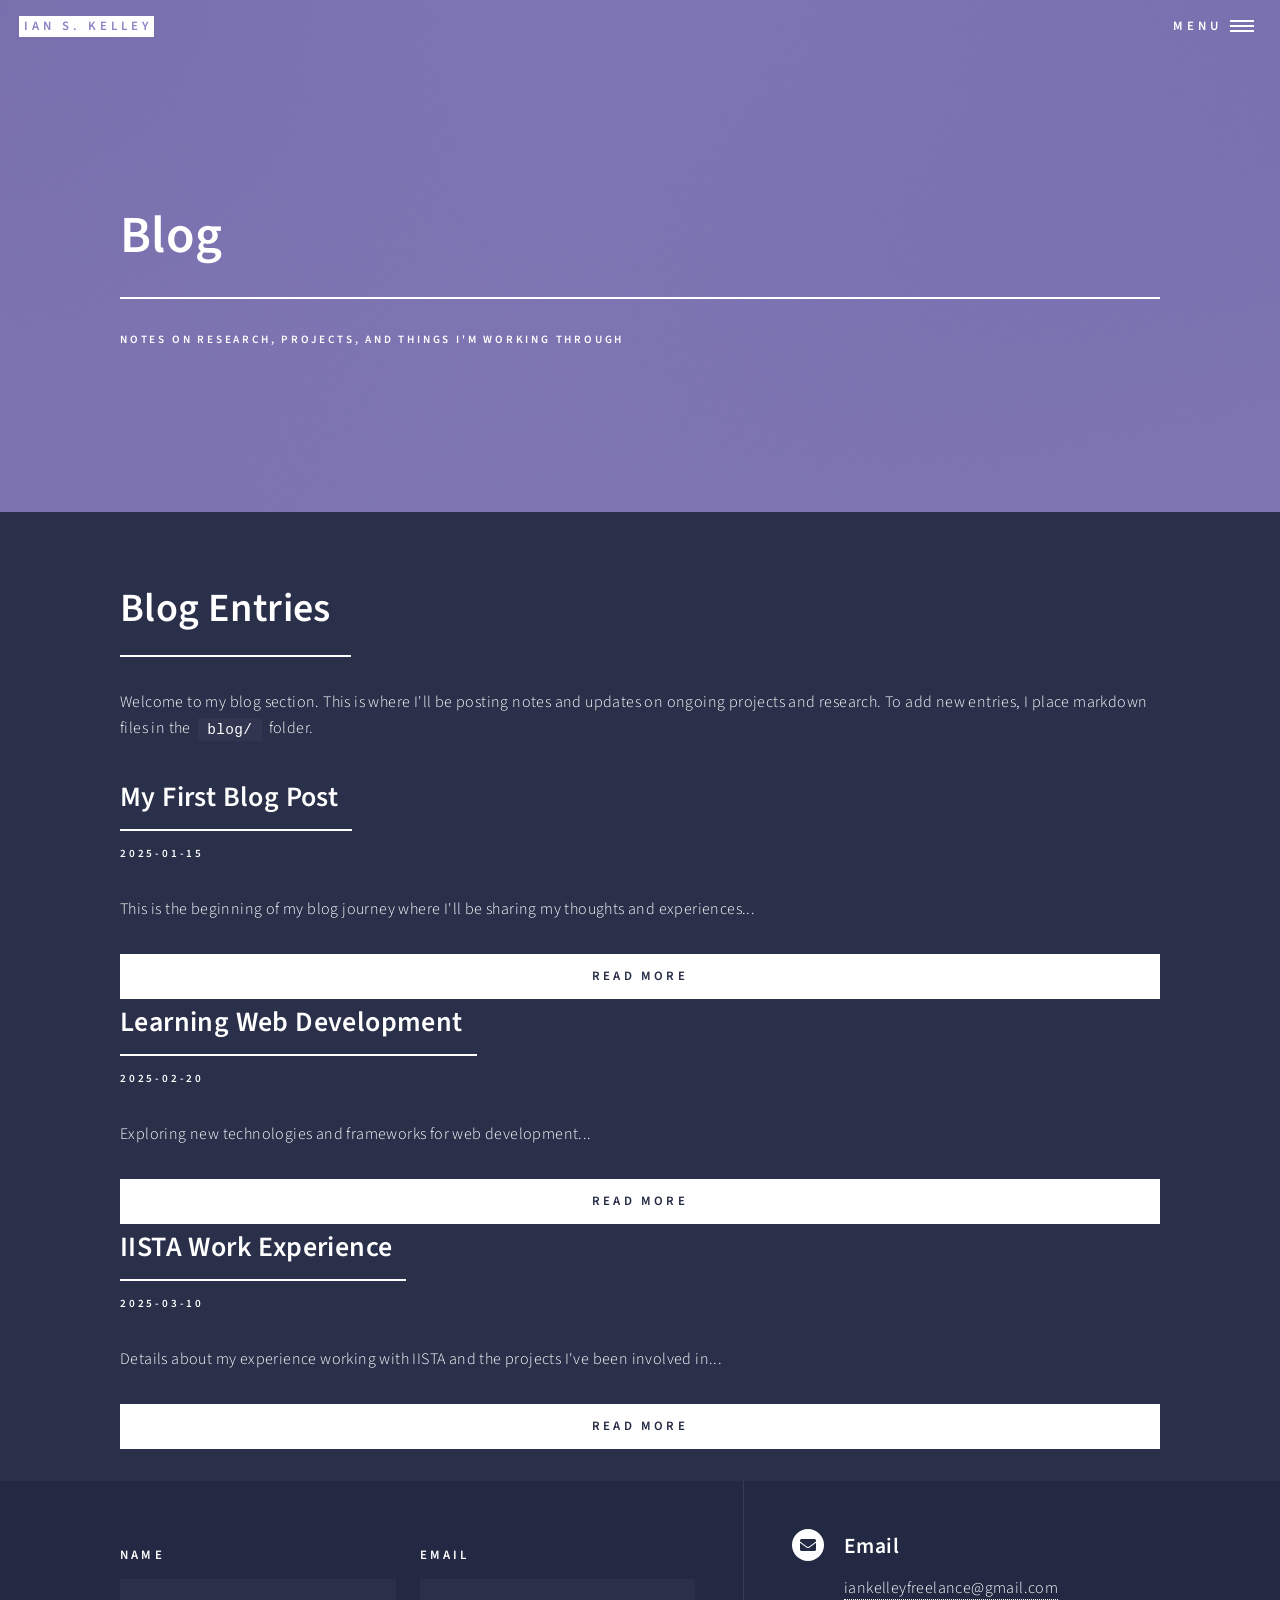
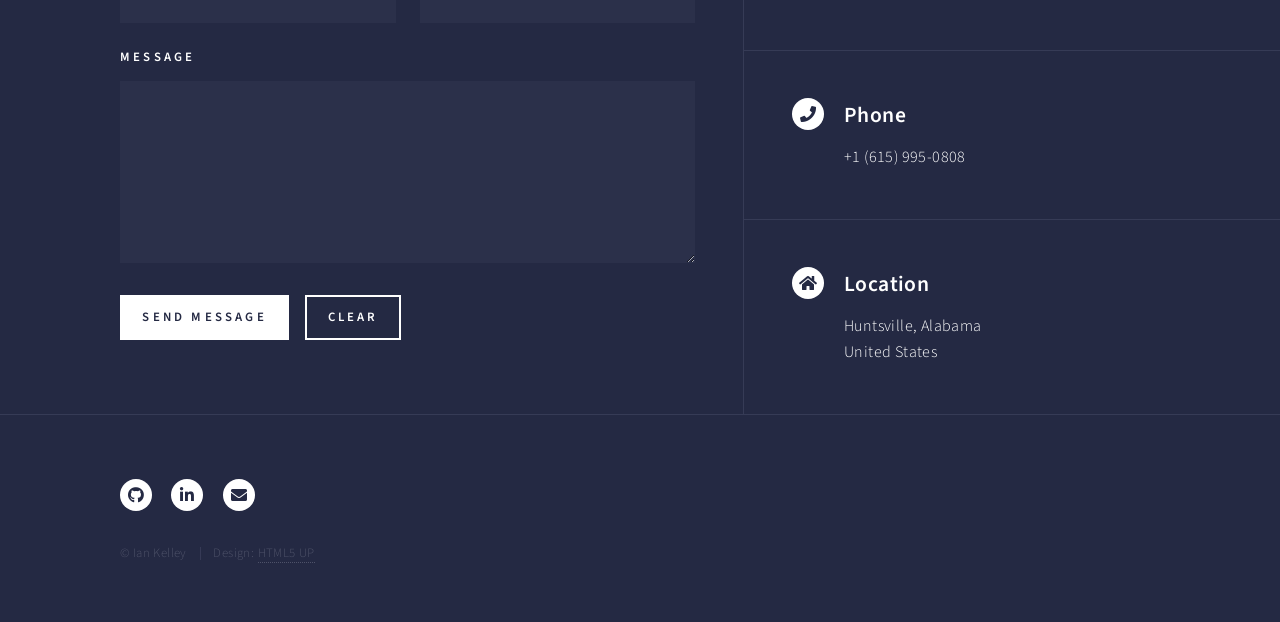
<file: blog-index.html>
<!DOCTYPE HTML>
<html>
<head>
	<title>Blog - Ian Kelley</title>
	<meta charset="utf-8" />
	<meta name="viewport" content="width=device-width, initial-scale=1, user-scalable=no" />
	<link rel="stylesheet" href="assets/css/main.css" />
	<link rel="stylesheet" href="assets/css/resume.css" />
	<noscript><link rel="stylesheet" href="assets/css/noscript.css" /></noscript>
</head>
<body class="is-preload">
	<!-- Wrapper -->
	<div id="wrapper">

		<!-- Header -->
		<header id="header" class="alt style2">
			<a href="index.html" class="logo"><strong>Ian S. Kelley</strong></a>
			<nav>
				<a href="#menu">Menu</a>
			</nav>
		</header>

		<!-- Menu -->
		<nav id="menu">
			<ul class="links">
				<li><a href="index.html">Home</a></li>
				<li><a href="landing.html">Projects</a></li>
				<li><a href="generic.html">About</a></li>
				<li><a href="elements.html">Elements</a></li>
				<li><a href="resume-blog.html">Résumé</a></li>
				<li><a href="blog-index.html">Blog</a></li>
			</ul>
			<ul class="actions stacked">
				<li><a href="resume-blog.html" class="button primary fit">Get Résumé</a></li>
				<li><a href="#contact" class="button fit">Contact Me</a></li>
			</ul>
		</nav>

		<!-- Banner -->
		<section id="banner" class="style2">
			<div class="inner">
				<span class="image">
					<img src="images/banner.jpg" alt="" />
				</span>
				<header class="major">
					<h1>Blog</h1>
				</header>
				<div class="content">
					<p>Notes on research, projects, and things I'm working through</p>
				</div>
			</div>
		</section>

		<!-- Main -->
		<div id="main">
			<section id="one" class="blog-content">
				<div class="inner">
					<header class="major">
						<h1>Blog Entries</h1>
					</header>
					
					<p>Welcome to my blog section. This is where I'll be posting notes and updates on ongoing projects and research. To add new entries, I place markdown files in the <code>blog/</code> folder.</p>
					
					<div id="blog-entries">
						<!-- Blog entries will be loaded here dynamically -->
						<p class="no-entries">Loading blog entries...</p>
					</div>
				</div>
			</section>
		</div>

		<!-- Contact -->
		<section id="contact">
			<div class="inner">
				<section>
					<form method="post" action="#">
						<div class="fields">
							<div class="field half">
								<label for="name">Name</label>
								<input type="text" name="name" id="name" />
							</div>
							<div class="field half">
								<label for="email">Email</label>
								<input type="text" name="email" id="email" />
							</div>
							<div class="field">
								<label for="message">Message</label>
								<textarea name="message" id="message" rows="6"></textarea>
							</div>
						</div>
						<ul class="actions">
							<li><input type="submit" value="Send Message" class="primary" /></li>
							<li><input type="reset" value="Clear" /></li>
						</ul>
					</form>
				</section>
				<section class="split">
					<section>
						<div class="contact-method">
							<span class="icon solid alt fa-envelope"></span>
							<h3>Email</h3>
							<a href="mailto:iankelleyfreelance@gmail.com">iankelleyfreelance@gmail.com</a>
						</div>
					</section>
					<section>
						<div class="contact-method">
							<span class="icon solid alt fa-phone"></span>
							<h3>Phone</h3>
							<span>+1 (615) 995-0808</span>
						</div>
					</section>
					<section>
						<div class="contact-method">
							<span class="icon solid alt fa-home"></span>
							<h3>Location</h3>
							<span>Huntsville, Alabama<br />
							United States</span>
						</div>
					</section>
				</section>
			</div>
		</section>

		<!-- Footer -->
		<footer id="footer">
			<div class="inner">
				<ul class="icons">
					<li><a href="https://github.com/iankelleyfreelance" class="icon brands alt fa-github"><span class="label">GitHub</span></a></li>
					<li><a href="https://www.linkedin.com/in/ian-kelley-45261b281" class="icon brands alt fa-linkedin-in"><span class="label">LinkedIn</span></a></li>
					<li><a href="mailto:iankelleyfreelance@gmail.com" class="icon solid alt fa-envelope"><span class="label">Email</span></a></li>
				</ul>
				<ul class="copyright">
					<li>&copy; Ian Kelley</li><li>Design: <a href="https://html5up.net">HTML5 UP</a></li>
				</ul>
			</div>
		</footer>
	</div>

	<!-- Scripts -->
	<script src="assets/js/jquery.min.js"></script>
	<script src="assets/js/jquery.scrolly.min.js"></script>
	<script src="assets/js/jquery.scrollex.min.js"></script>
	<script src="assets/js/browser.min.js"></script>
	<script src="assets/js/breakpoints.min.js"></script>
	<script src="assets/js/util.js"></script>
	<script src="assets/js/main.js"></script>
	<script src="assets/js/blog-loader.js"></script>
</body>
</html>
</file>
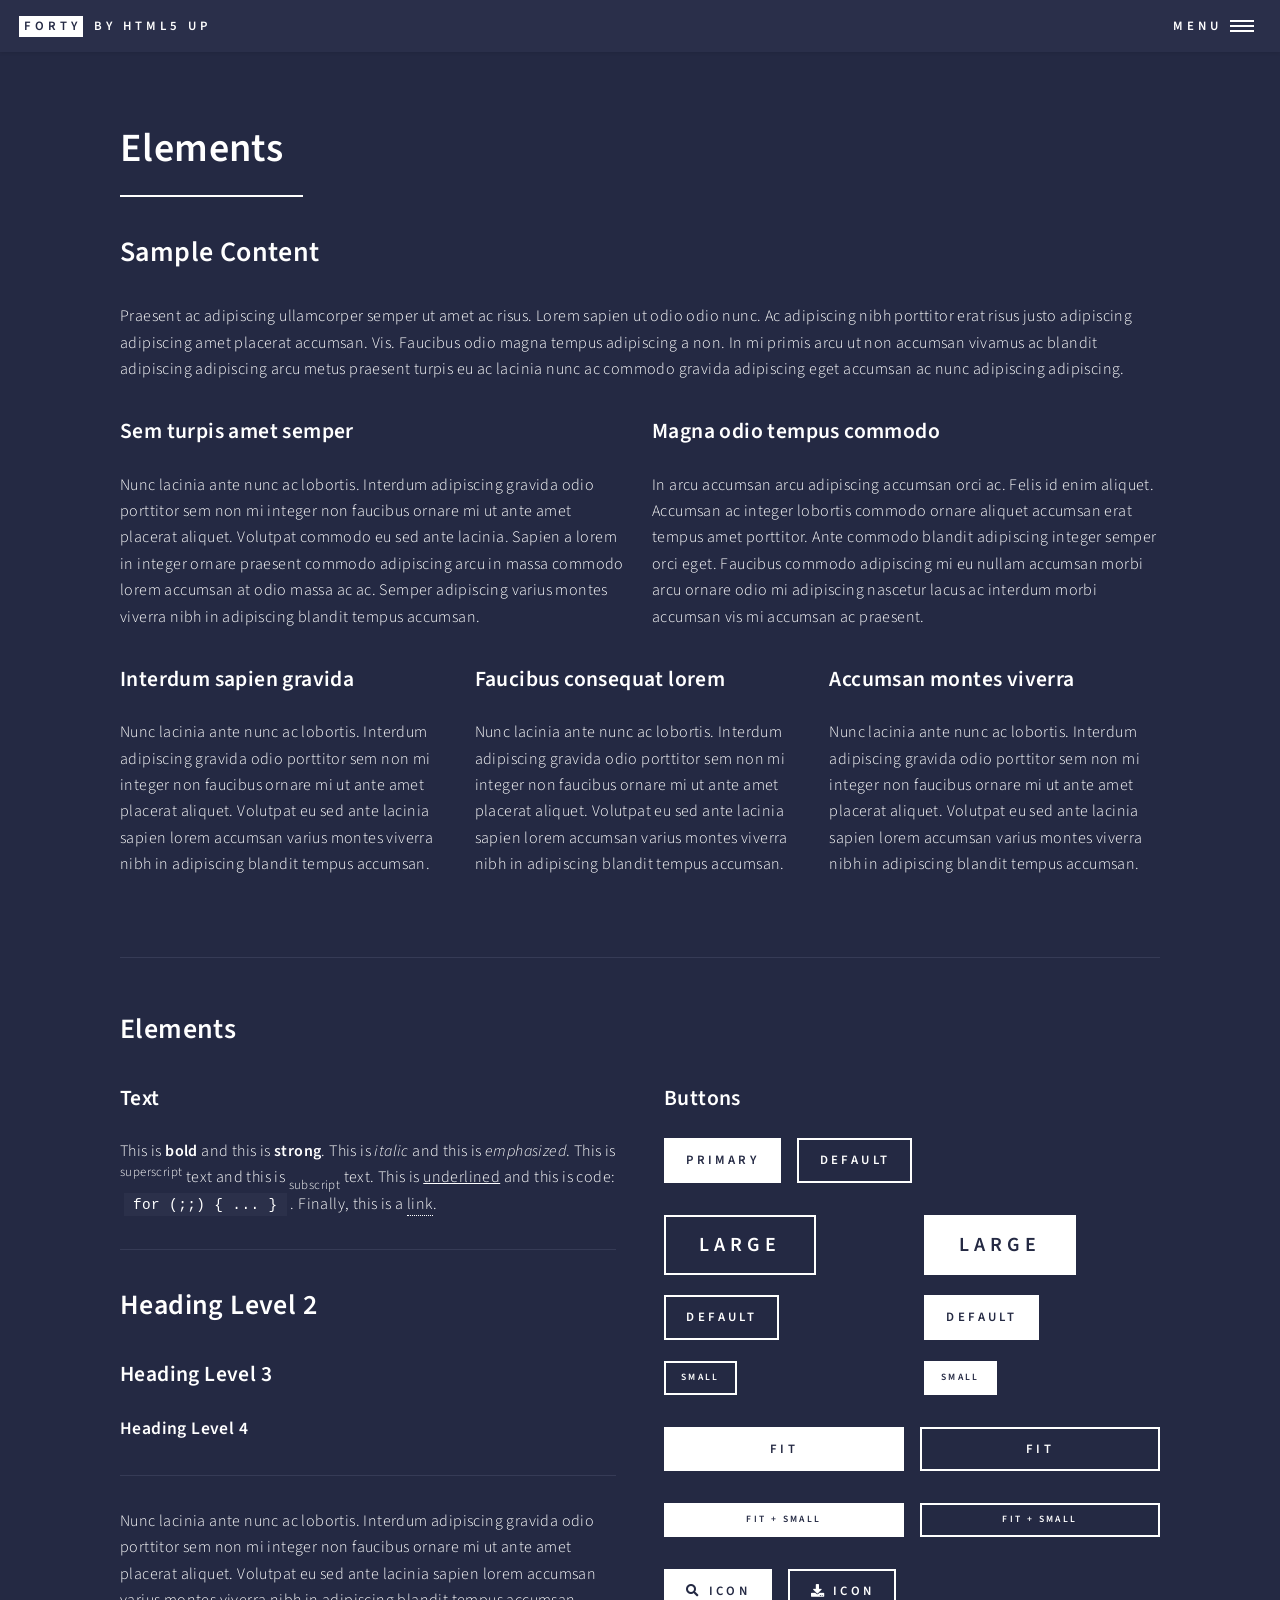
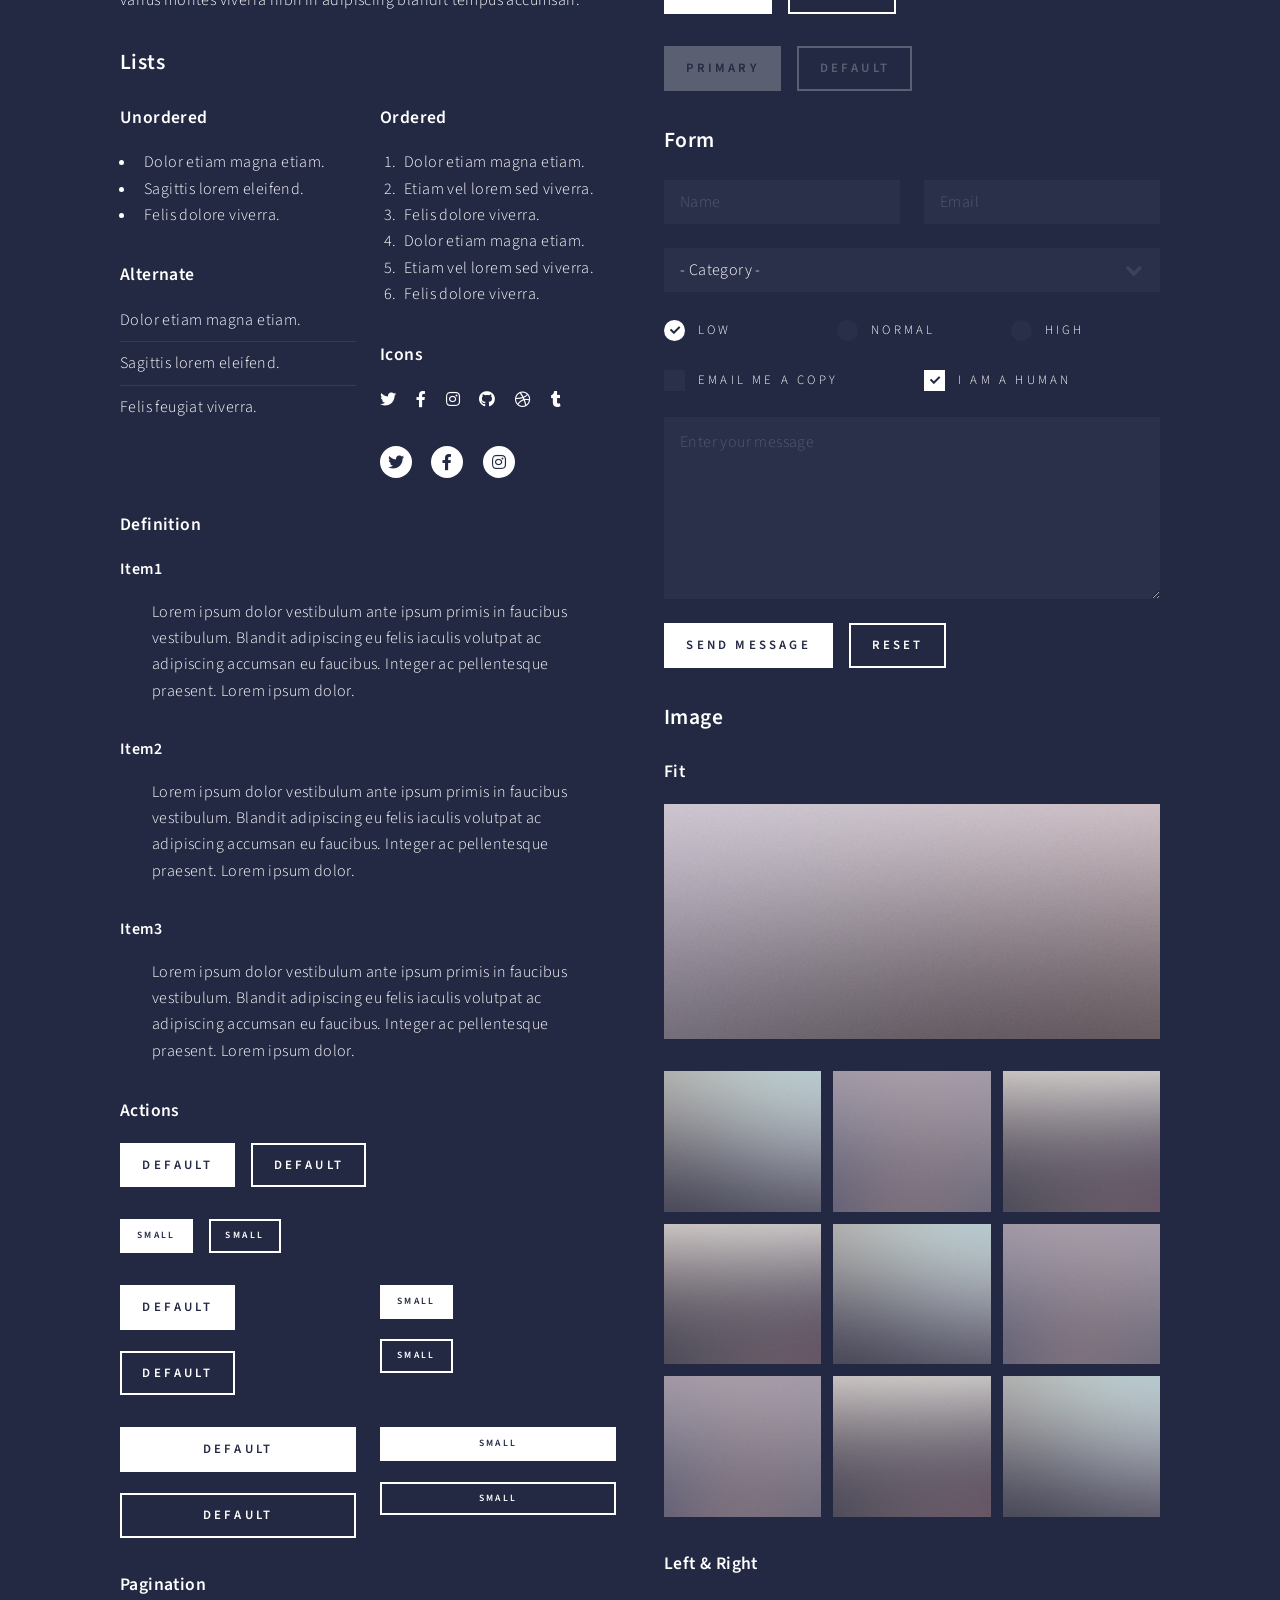
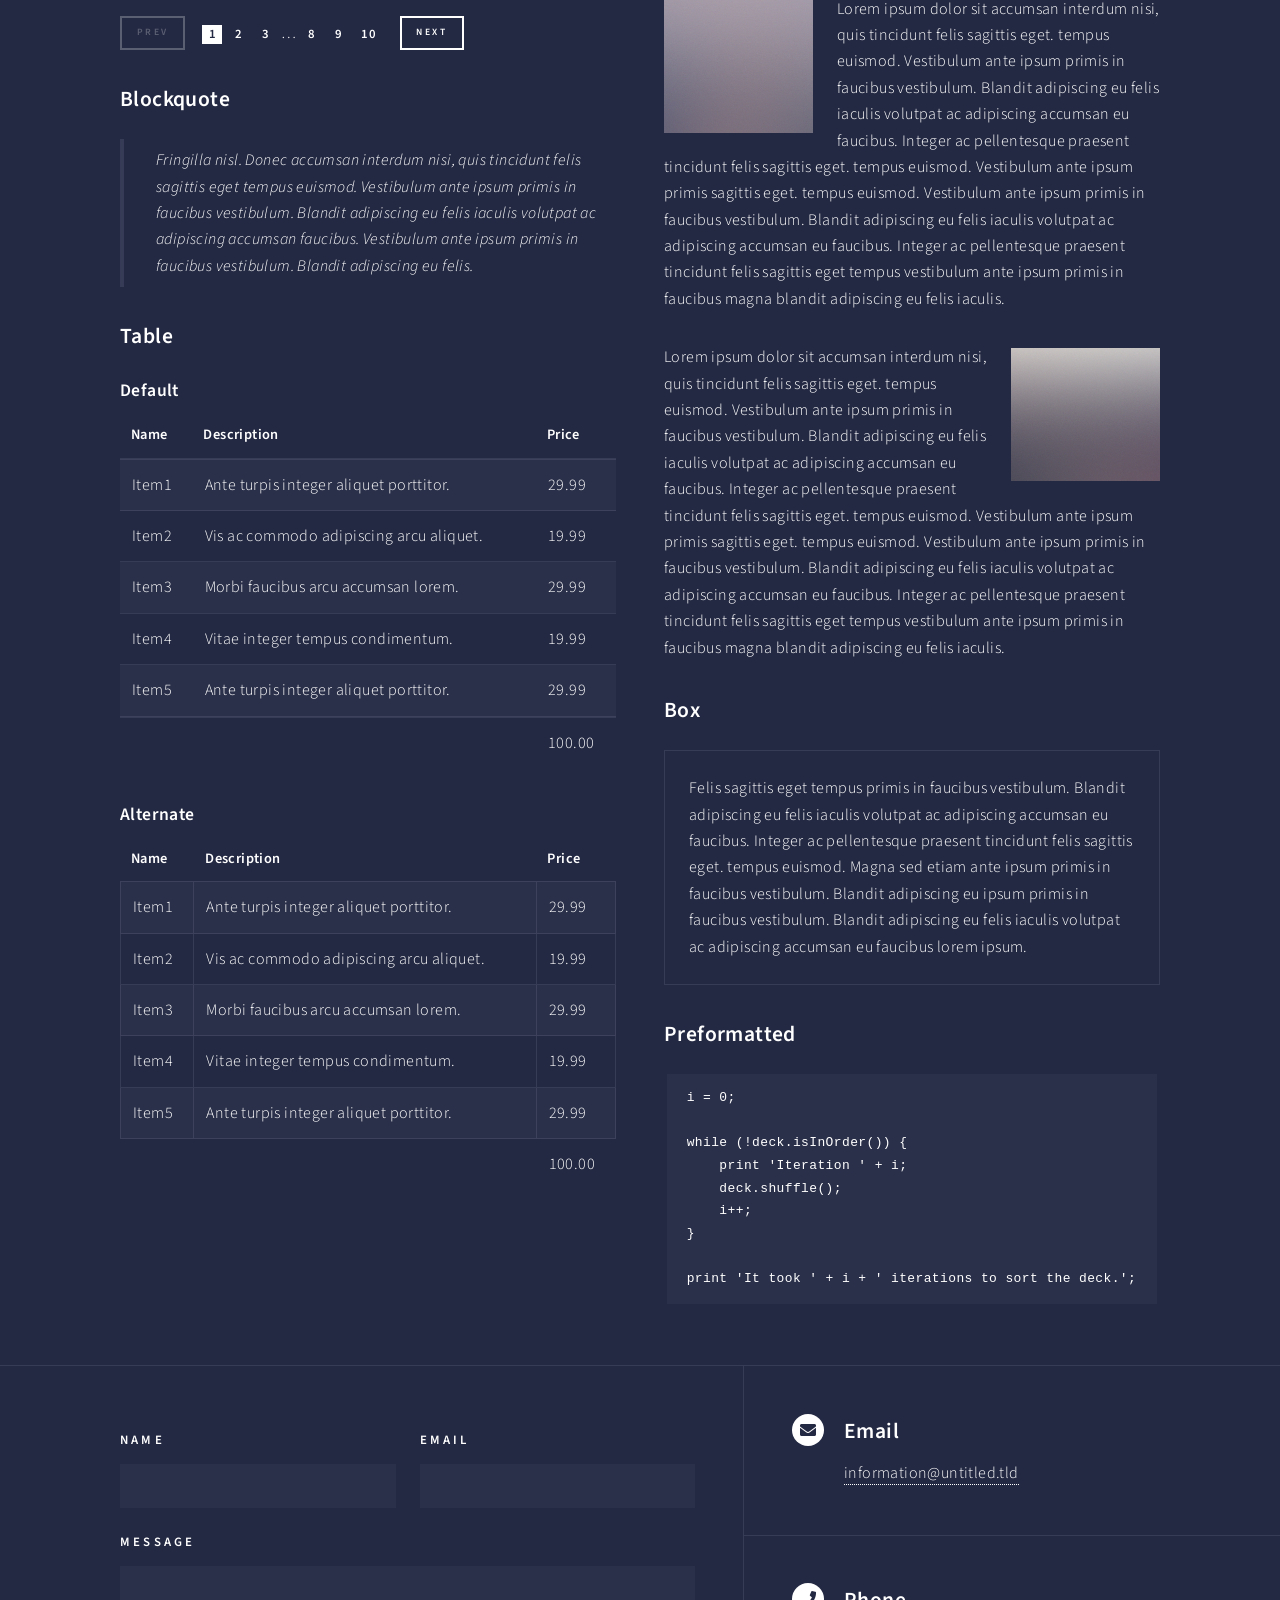
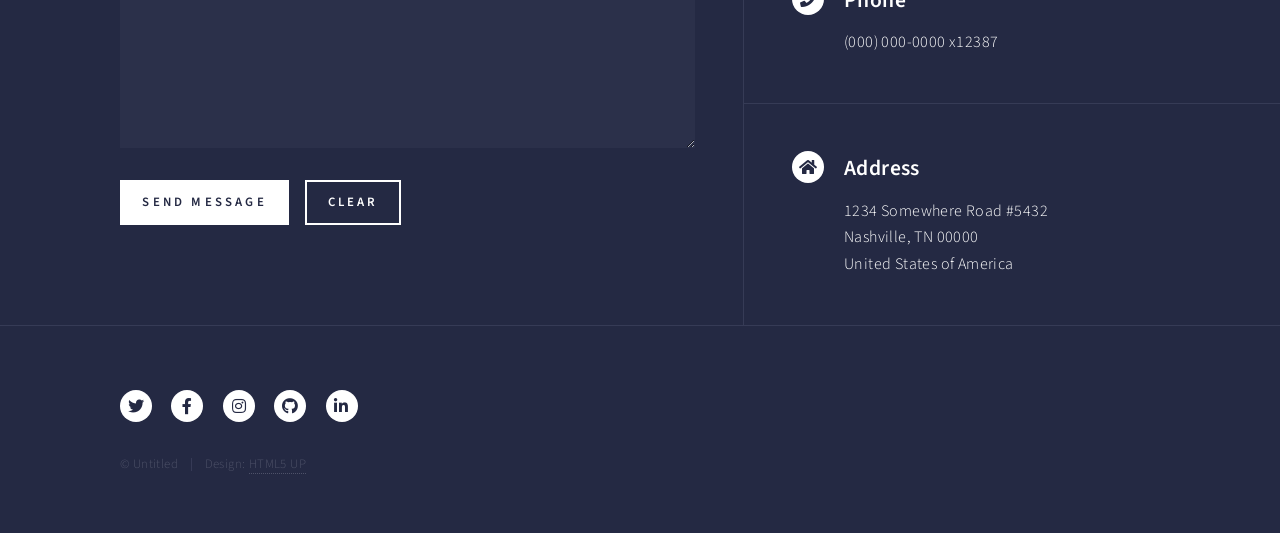
<file: elements.html>
<!DOCTYPE HTML>
<!--
	Forty by HTML5 UP
	html5up.net | @ajlkn
	Free for personal and commercial use under the CCA 3.0 license (html5up.net/license)
-->
<html>
	<head>
		<title>Elements</title>
		<meta charset="utf-8" />
		<meta name="viewport" content="width=device-width, initial-scale=1, user-scalable=no" />
		<link rel="stylesheet" href="assets/css/main.css" />
		<noscript><link rel="stylesheet" href="assets/css/noscript.css" /></noscript>
	</head>
	<body class="is-preload">

		<!-- Wrapper -->
			<div id="wrapper">

				<!-- Header -->
					<header id="header">
						<a href="index.html" class="logo"><strong>Forty</strong> <span>by HTML5 UP</span></a>
						<nav>
							<a href="#menu">Menu</a>
						</nav>
					</header>

				<!-- Menu -->
					<nav id="menu">
						<ul class="links">
							<li><a href="index.html">Home</a></li>
							<li><a href="landing.html">Landing</a></li>
							<li><a href="generic.html">Generic</a></li>
							<li><a href="elements.html">Elements</a></li>
						</ul>
						<ul class="actions stacked">
							<li><a href="#" class="button primary fit">Get Started</a></li>
							<li><a href="#" class="button fit">Log In</a></li>
						</ul>
					</nav>

				<!-- Main -->
					<div id="main" class="alt">

						<!-- One -->
							<section id="one">
								<div class="inner">
									<header class="major">
										<h1>Elements</h1>
									</header>

									<!-- Content -->
										<h2 id="content">Sample Content</h2>
										<p>Praesent ac adipiscing ullamcorper semper ut amet ac risus. Lorem sapien ut odio odio nunc. Ac adipiscing nibh porttitor erat risus justo adipiscing adipiscing amet placerat accumsan. Vis. Faucibus odio magna tempus adipiscing a non. In mi primis arcu ut non accumsan vivamus ac blandit adipiscing adipiscing arcu metus praesent turpis eu ac lacinia nunc ac commodo gravida adipiscing eget accumsan ac nunc adipiscing adipiscing.</p>
										<div class="row">
											<div class="col-6 col-12-small">
												<h3>Sem turpis amet semper</h3>
												<p>Nunc lacinia ante nunc ac lobortis. Interdum adipiscing gravida odio porttitor sem non mi integer non faucibus ornare mi ut ante amet placerat aliquet. Volutpat commodo eu sed ante lacinia. Sapien a lorem in integer ornare praesent commodo adipiscing arcu in massa commodo lorem accumsan at odio massa ac ac. Semper adipiscing varius montes viverra nibh in adipiscing blandit tempus accumsan.</p>
											</div>
											<div class="col-6 col-12-small">
												<h3>Magna odio tempus commodo</h3>
												<p>In arcu accumsan arcu adipiscing accumsan orci ac. Felis id enim aliquet. Accumsan ac integer lobortis commodo ornare aliquet accumsan erat tempus amet porttitor. Ante commodo blandit adipiscing integer semper orci eget. Faucibus commodo adipiscing mi eu nullam accumsan morbi arcu ornare odio mi adipiscing nascetur lacus ac interdum morbi accumsan vis mi accumsan ac praesent.</p>
											</div>
											<!-- Break -->
											<div class="col-4 col-12-medium">
												<h3>Interdum sapien gravida</h3>
												<p>Nunc lacinia ante nunc ac lobortis. Interdum adipiscing gravida odio porttitor sem non mi integer non faucibus ornare mi ut ante amet placerat aliquet. Volutpat eu sed ante lacinia sapien lorem accumsan varius montes viverra nibh in adipiscing blandit tempus accumsan.</p>
											</div>
											<div class="col-4 col-12-medium">
												<h3>Faucibus consequat lorem</h3>
												<p>Nunc lacinia ante nunc ac lobortis. Interdum adipiscing gravida odio porttitor sem non mi integer non faucibus ornare mi ut ante amet placerat aliquet. Volutpat eu sed ante lacinia sapien lorem accumsan varius montes viverra nibh in adipiscing blandit tempus accumsan.</p>
											</div>
											<div class="col-4 col-12-medium">
												<h3>Accumsan montes viverra</h3>
												<p>Nunc lacinia ante nunc ac lobortis. Interdum adipiscing gravida odio porttitor sem non mi integer non faucibus ornare mi ut ante amet placerat aliquet. Volutpat eu sed ante lacinia sapien lorem accumsan varius montes viverra nibh in adipiscing blandit tempus accumsan.</p>
											</div>
										</div>

									<hr class="major" />

									<!-- Elements -->
										<h2 id="elements">Elements</h2>
										<div class="row gtr-200">
											<div class="col-6 col-12-medium">

												<!-- Text stuff -->
													<h3>Text</h3>
													<p>This is <b>bold</b> and this is <strong>strong</strong>. This is <i>italic</i> and this is <em>emphasized</em>.
													This is <sup>superscript</sup> text and this is <sub>subscript</sub> text.
													This is <u>underlined</u> and this is code: <code>for (;;) { ... }</code>.
													Finally, this is a <a href="#">link</a>.</p>
													<hr />
													<h2>Heading Level 2</h2>
													<h3>Heading Level 3</h3>
													<h4>Heading Level 4</h4>
													<hr />
													<p>Nunc lacinia ante nunc ac lobortis. Interdum adipiscing gravida odio porttitor sem non mi integer non faucibus ornare mi ut ante amet placerat aliquet. Volutpat eu sed ante lacinia sapien lorem accumsan varius montes viverra nibh in adipiscing blandit tempus accumsan.</p>

												<!-- Lists -->
													<h3>Lists</h3>
													<div class="row">
														<div class="col-6 col-12-small">

															<h4>Unordered</h4>
															<ul>
																<li>Dolor etiam magna etiam.</li>
																<li>Sagittis lorem eleifend.</li>
																<li>Felis dolore viverra.</li>
															</ul>

															<h4>Alternate</h4>
															<ul class="alt">
																<li>Dolor etiam magna etiam.</li>
																<li>Sagittis lorem eleifend.</li>
																<li>Felis feugiat viverra.</li>
															</ul>

														</div>
														<div class="col-6 col-12-small">

															<h4>Ordered</h4>
															<ol>
																<li>Dolor etiam magna etiam.</li>
																<li>Etiam vel lorem sed viverra.</li>
																<li>Felis dolore viverra.</li>
																<li>Dolor etiam magna etiam.</li>
																<li>Etiam vel lorem sed viverra.</li>
																<li>Felis dolore viverra.</li>
															</ol>

															<h4>Icons</h4>
															<ul class="icons">
																<li><a href="#" class="icon brands fa-twitter"><span class="label">Twitter</span></a></li>
																<li><a href="#" class="icon brands fa-facebook-f"><span class="label">Facebook</span></a></li>
																<li><a href="#" class="icon brands fa-instagram"><span class="label">Instagram</span></a></li>
																<li><a href="#" class="icon brands fa-github"><span class="label">Github</span></a></li>
																<li><a href="#" class="icon brands fa-dribbble"><span class="label">Dribbble</span></a></li>
																<li><a href="#" class="icon brands fa-tumblr"><span class="label">Tumblr</span></a></li>
															</ul>
															<ul class="icons">
																<li><a href="#" class="icon brands alt fa-twitter"><span class="label">Twitter</span></a></li>
																<li><a href="#" class="icon brands alt fa-facebook-f"><span class="label">Facebook</span></a></li>
																<li><a href="#" class="icon brands alt fa-instagram"><span class="label">Instagram</span></a></li>
															</ul>

														</div>
													</div>
													<h4>Definition</h4>
													<dl>
														<dt>Item1</dt>
														<dd>
															<p>Lorem ipsum dolor vestibulum ante ipsum primis in faucibus vestibulum. Blandit adipiscing eu felis iaculis volutpat ac adipiscing accumsan eu faucibus. Integer ac pellentesque praesent. Lorem ipsum dolor.</p>
														</dd>
														<dt>Item2</dt>
														<dd>
															<p>Lorem ipsum dolor vestibulum ante ipsum primis in faucibus vestibulum. Blandit adipiscing eu felis iaculis volutpat ac adipiscing accumsan eu faucibus. Integer ac pellentesque praesent. Lorem ipsum dolor.</p>
														</dd>
														<dt>Item3</dt>
														<dd>
															<p>Lorem ipsum dolor vestibulum ante ipsum primis in faucibus vestibulum. Blandit adipiscing eu felis iaculis volutpat ac adipiscing accumsan eu faucibus. Integer ac pellentesque praesent. Lorem ipsum dolor.</p>
														</dd>
													</dl>

													<h4>Actions</h4>
													<ul class="actions">
														<li><a href="#" class="button primary">Default</a></li>
														<li><a href="#" class="button">Default</a></li>
													</ul>
													<ul class="actions small">
														<li><a href="#" class="button primary small">Small</a></li>
														<li><a href="#" class="button small">Small</a></li>
													</ul>
													<div class="row">
														<div class="col-6 col-12-small">
															<ul class="actions stacked">
																<li><a href="#" class="button primary">Default</a></li>
																<li><a href="#" class="button">Default</a></li>
															</ul>
														</div>
														<div class="col-6 col-12-small">
															<ul class="actions stacked">
																<li><a href="#" class="button primary small">Small</a></li>
																<li><a href="#" class="button small">Small</a></li>
															</ul>
														</div>
														<div class="col-6 col-12-small">
															<ul class="actions stacked">
																<li><a href="#" class="button primary fit">Default</a></li>
																<li><a href="#" class="button fit">Default</a></li>
															</ul>
														</div>
														<div class="col-6 col-12-small">
															<ul class="actions stacked">
																<li><a href="#" class="button primary small fit">Small</a></li>
																<li><a href="#" class="button small fit">Small</a></li>
															</ul>
														</div>
													</div>

													<h4>Pagination</h4>
													<ul class="pagination">
														<li><span class="button small disabled">Prev</span></li>
														<li><a href="#" class="page active">1</a></li>
														<li><a href="#" class="page">2</a></li>
														<li><a href="#" class="page">3</a></li>
														<li><span>&hellip;</span></li>
														<li><a href="#" class="page">8</a></li>
														<li><a href="#" class="page">9</a></li>
														<li><a href="#" class="page">10</a></li>
														<li><a href="#" class="button small">Next</a></li>
													</ul>

												<!-- Blockquote -->
													<h3>Blockquote</h3>
													<blockquote>Fringilla nisl. Donec accumsan interdum nisi, quis tincidunt felis sagittis eget tempus euismod. Vestibulum ante ipsum primis in faucibus vestibulum. Blandit adipiscing eu felis iaculis volutpat ac adipiscing accumsan faucibus. Vestibulum ante ipsum primis in faucibus vestibulum. Blandit adipiscing eu felis.</blockquote>

												<!-- Table -->
													<h3>Table</h3>

													<h4>Default</h4>
													<div class="table-wrapper">
														<table>
															<thead>
																<tr>
																	<th>Name</th>
																	<th>Description</th>
																	<th>Price</th>
																</tr>
															</thead>
															<tbody>
																<tr>
																	<td>Item1</td>
																	<td>Ante turpis integer aliquet porttitor.</td>
																	<td>29.99</td>
																</tr>
																<tr>
																	<td>Item2</td>
																	<td>Vis ac commodo adipiscing arcu aliquet.</td>
																	<td>19.99</td>
																</tr>
																<tr>
																	<td>Item3</td>
																	<td> Morbi faucibus arcu accumsan lorem.</td>
																	<td>29.99</td>
																</tr>
																<tr>
																	<td>Item4</td>
																	<td>Vitae integer tempus condimentum.</td>
																	<td>19.99</td>
																</tr>
																<tr>
																	<td>Item5</td>
																	<td>Ante turpis integer aliquet porttitor.</td>
																	<td>29.99</td>
																</tr>
															</tbody>
															<tfoot>
																<tr>
																	<td colspan="2"></td>
																	<td>100.00</td>
																</tr>
															</tfoot>
														</table>
													</div>

													<h4>Alternate</h4>
													<div class="table-wrapper">
														<table class="alt">
															<thead>
																<tr>
																	<th>Name</th>
																	<th>Description</th>
																	<th>Price</th>
																</tr>
															</thead>
															<tbody>
																<tr>
																	<td>Item1</td>
																	<td>Ante turpis integer aliquet porttitor.</td>
																	<td>29.99</td>
																</tr>
																<tr>
																	<td>Item2</td>
																	<td>Vis ac commodo adipiscing arcu aliquet.</td>
																	<td>19.99</td>
																</tr>
																<tr>
																	<td>Item3</td>
																	<td> Morbi faucibus arcu accumsan lorem.</td>
																	<td>29.99</td>
																</tr>
																<tr>
																	<td>Item4</td>
																	<td>Vitae integer tempus condimentum.</td>
																	<td>19.99</td>
																</tr>
																<tr>
																	<td>Item5</td>
																	<td>Ante turpis integer aliquet porttitor.</td>
																	<td>29.99</td>
																</tr>
															</tbody>
															<tfoot>
																<tr>
																	<td colspan="2"></td>
																	<td>100.00</td>
																</tr>
															</tfoot>
														</table>
													</div>

											</div>
											<div class="col-6 col-12-medium">

												<!-- Buttons -->
													<h3>Buttons</h3>
													<ul class="actions">
														<li><a href="#" class="button primary">Primary</a></li>
														<li><a href="#" class="button">Default</a></li>
													</ul>
													<div class="row">
														<div class="col-6 col-12-xsmall">
															<ul class="actions stacked">
																<li><a href="#" class="button large">Large</a></li>
																<li><a href="#" class="button">Default</a></li>
																<li><a href="#" class="button small">Small</a></li>
															</ul>
														</div>
														<div class="col-6 col-12-xsmall">
															<ul class="actions stacked">
																<li><a href="#" class="button primary large">Large</a></li>
																<li><a href="#" class="button primary">Default</a></li>
																<li><a href="#" class="button primary small">Small</a></li>
															</ul>
														</div>
													</div>
													<ul class="actions fit">
														<li><a href="#" class="button primary fit">Fit</a></li>
														<li><a href="#" class="button fit">Fit</a></li>
													</ul>
													<ul class="actions fit small">
														<li><a href="#" class="button primary fit small">Fit + Small</a></li>
														<li><a href="#" class="button fit small">Fit + Small</a></li>
													</ul>
													<ul class="actions">
														<li><a href="#" class="button primary icon solid fa-search">Icon</a></li>
														<li><a href="#" class="button icon solid fa-download">Icon</a></li>
													</ul>
													<ul class="actions">
														<li><span class="button primary disabled">Primary</span></li>
														<li><span class="button disabled">Default</span></li>
													</ul>

												<!-- Form -->
													<h3>Form</h3>

													<form method="post" action="#">
														<div class="row gtr-uniform">
															<div class="col-6 col-12-xsmall">
																<input type="text" name="demo-name" id="demo-name" value="" placeholder="Name" />
															</div>
															<div class="col-6 col-12-xsmall">
																<input type="email" name="demo-email" id="demo-email" value="" placeholder="Email" />
															</div>
															<!-- Break -->
															<div class="col-12">
																<select name="demo-category" id="demo-category">
																	<option value="">- Category -</option>
																	<option value="1">Manufacturing</option>
																	<option value="1">Shipping</option>
																	<option value="1">Administration</option>
																	<option value="1">Human Resources</option>
																</select>
															</div>
															<!-- Break -->
															<div class="col-4 col-12-small">
																<input type="radio" id="demo-priority-low" name="demo-priority" checked>
																<label for="demo-priority-low">Low</label>
															</div>
															<div class="col-4 col-12-small">
																<input type="radio" id="demo-priority-normal" name="demo-priority">
																<label for="demo-priority-normal">Normal</label>
															</div>
															<div class="col-4 col-12-small">
																<input type="radio" id="demo-priority-high" name="demo-priority">
																<label for="demo-priority-high">High</label>
															</div>
															<!-- Break -->
															<div class="col-6 col-12-small">
																<input type="checkbox" id="demo-copy" name="demo-copy">
																<label for="demo-copy">Email me a copy</label>
															</div>
															<div class="col-6 col-12-small">
																<input type="checkbox" id="demo-human" name="demo-human" checked>
																<label for="demo-human">I am a human</label>
															</div>
															<!-- Break -->
															<div class="col-12">
																<textarea name="demo-message" id="demo-message" placeholder="Enter your message" rows="6"></textarea>
															</div>
															<!-- Break -->
															<div class="col-12">
																<ul class="actions">
																	<li><input type="submit" value="Send Message" class="primary" /></li>
																	<li><input type="reset" value="Reset" /></li>
																</ul>
															</div>
														</div>
													</form>

												<!-- Image -->
													<h3>Image</h3>

													<h4>Fit</h4>
													<span class="image fit"><img src="images/pic03.jpg" alt="" /></span>
													<div class="box alt">
														<div class="row gtr-50 gtr-uniform">
															<div class="col-4"><span class="image fit"><img src="images/pic08.jpg" alt="" /></span></div>
															<div class="col-4"><span class="image fit"><img src="images/pic09.jpg" alt="" /></span></div>
															<div class="col-4"><span class="image fit"><img src="images/pic10.jpg" alt="" /></span></div>
															<!-- Break -->
															<div class="col-4"><span class="image fit"><img src="images/pic10.jpg" alt="" /></span></div>
															<div class="col-4"><span class="image fit"><img src="images/pic08.jpg" alt="" /></span></div>
															<div class="col-4"><span class="image fit"><img src="images/pic09.jpg" alt="" /></span></div>
															<!-- Break -->
															<div class="col-4"><span class="image fit"><img src="images/pic09.jpg" alt="" /></span></div>
															<div class="col-4"><span class="image fit"><img src="images/pic10.jpg" alt="" /></span></div>
															<div class="col-4"><span class="image fit"><img src="images/pic08.jpg" alt="" /></span></div>
														</div>
													</div>

													<h4>Left &amp; Right</h4>
													<p><span class="image left"><img src="images/pic09.jpg" alt="" /></span>Lorem ipsum dolor sit accumsan interdum nisi, quis tincidunt felis sagittis eget. tempus euismod. Vestibulum ante ipsum primis in faucibus vestibulum. Blandit adipiscing eu felis iaculis volutpat ac adipiscing accumsan eu faucibus. Integer ac pellentesque praesent tincidunt felis sagittis eget. tempus euismod. Vestibulum ante ipsum primis sagittis eget. tempus euismod. Vestibulum ante ipsum primis in faucibus vestibulum. Blandit adipiscing eu felis iaculis volutpat ac adipiscing accumsan eu faucibus. Integer ac pellentesque praesent tincidunt felis sagittis eget tempus vestibulum ante ipsum primis in faucibus magna blandit adipiscing eu felis iaculis.</p>
													<p><span class="image right"><img src="images/pic10.jpg" alt="" /></span>Lorem ipsum dolor sit accumsan interdum nisi, quis tincidunt felis sagittis eget. tempus euismod. Vestibulum ante ipsum primis in faucibus vestibulum. Blandit adipiscing eu felis iaculis volutpat ac adipiscing accumsan eu faucibus. Integer ac pellentesque praesent tincidunt felis sagittis eget. tempus euismod. Vestibulum ante ipsum primis sagittis eget. tempus euismod. Vestibulum ante ipsum primis in faucibus vestibulum. Blandit adipiscing eu felis iaculis volutpat ac adipiscing accumsan eu faucibus. Integer ac pellentesque praesent tincidunt felis sagittis eget tempus vestibulum ante ipsum primis in faucibus magna blandit adipiscing eu felis iaculis.</p>

												<!-- Box -->
													<h3>Box</h3>
													<div class="box">
														<p>Felis sagittis eget tempus primis in faucibus vestibulum. Blandit adipiscing eu felis iaculis volutpat ac adipiscing accumsan eu faucibus. Integer ac pellentesque praesent tincidunt felis sagittis eget. tempus euismod. Magna sed etiam ante ipsum primis in faucibus vestibulum. Blandit adipiscing eu ipsum primis in faucibus vestibulum. Blandit adipiscing eu felis iaculis volutpat ac adipiscing accumsan eu faucibus lorem ipsum.</p>
													</div>

												<!-- Preformatted Code -->
													<h3>Preformatted</h3>
													<pre><code>i = 0;

while (!deck.isInOrder()) {
    print 'Iteration ' + i;
    deck.shuffle();
    i++;
}

print 'It took ' + i + ' iterations to sort the deck.';
</code></pre>

											</div>
										</div>

								</div>
							</section>

					</div>

				<!-- Contact -->
					<section id="contact">
						<div class="inner">
							<section>
								<form method="post" action="#">
									<div class="fields">
										<div class="field half">
											<label for="name">Name</label>
											<input type="text" name="name" id="name" />
										</div>
										<div class="field half">
											<label for="email">Email</label>
											<input type="text" name="email" id="email" />
										</div>
										<div class="field">
											<label for="message">Message</label>
											<textarea name="message" id="message" rows="6"></textarea>
										</div>
									</div>
									<ul class="actions">
										<li><input type="submit" value="Send Message" class="primary" /></li>
										<li><input type="reset" value="Clear" /></li>
									</ul>
								</form>
							</section>
							<section class="split">
								<section>
									<div class="contact-method">
										<span class="icon solid alt fa-envelope"></span>
										<h3>Email</h3>
										<a href="#">information@untitled.tld</a>
									</div>
								</section>
								<section>
									<div class="contact-method">
										<span class="icon solid alt fa-phone"></span>
										<h3>Phone</h3>
										<span>(000) 000-0000 x12387</span>
									</div>
								</section>
								<section>
									<div class="contact-method">
										<span class="icon solid alt fa-home"></span>
										<h3>Address</h3>
										<span>1234 Somewhere Road #5432<br />
										Nashville, TN 00000<br />
										United States of America</span>
									</div>
								</section>
							</section>
						</div>
					</section>

				<!-- Footer -->
					<footer id="footer">
						<div class="inner">
							<ul class="icons">
								<li><a href="#" class="icon brands alt fa-twitter"><span class="label">Twitter</span></a></li>
								<li><a href="#" class="icon brands alt fa-facebook-f"><span class="label">Facebook</span></a></li>
								<li><a href="#" class="icon brands alt fa-instagram"><span class="label">Instagram</span></a></li>
								<li><a href="#" class="icon brands alt fa-github"><span class="label">GitHub</span></a></li>
								<li><a href="#" class="icon brands alt fa-linkedin-in"><span class="label">LinkedIn</span></a></li>
							</ul>
							<ul class="copyright">
								<li>&copy; Untitled</li><li>Design: <a href="https://html5up.net">HTML5 UP</a></li>
							</ul>
						</div>
					</footer>

			</div>

		<!-- Scripts -->
			<script src="assets/js/jquery.min.js"></script>
			<script src="assets/js/jquery.scrolly.min.js"></script>
			<script src="assets/js/jquery.scrollex.min.js"></script>
			<script src="assets/js/browser.min.js"></script>
			<script src="assets/js/breakpoints.min.js"></script>
			<script src="assets/js/util.js"></script>
			<script src="assets/js/main.js"></script>

	</body>
</html>
</file>
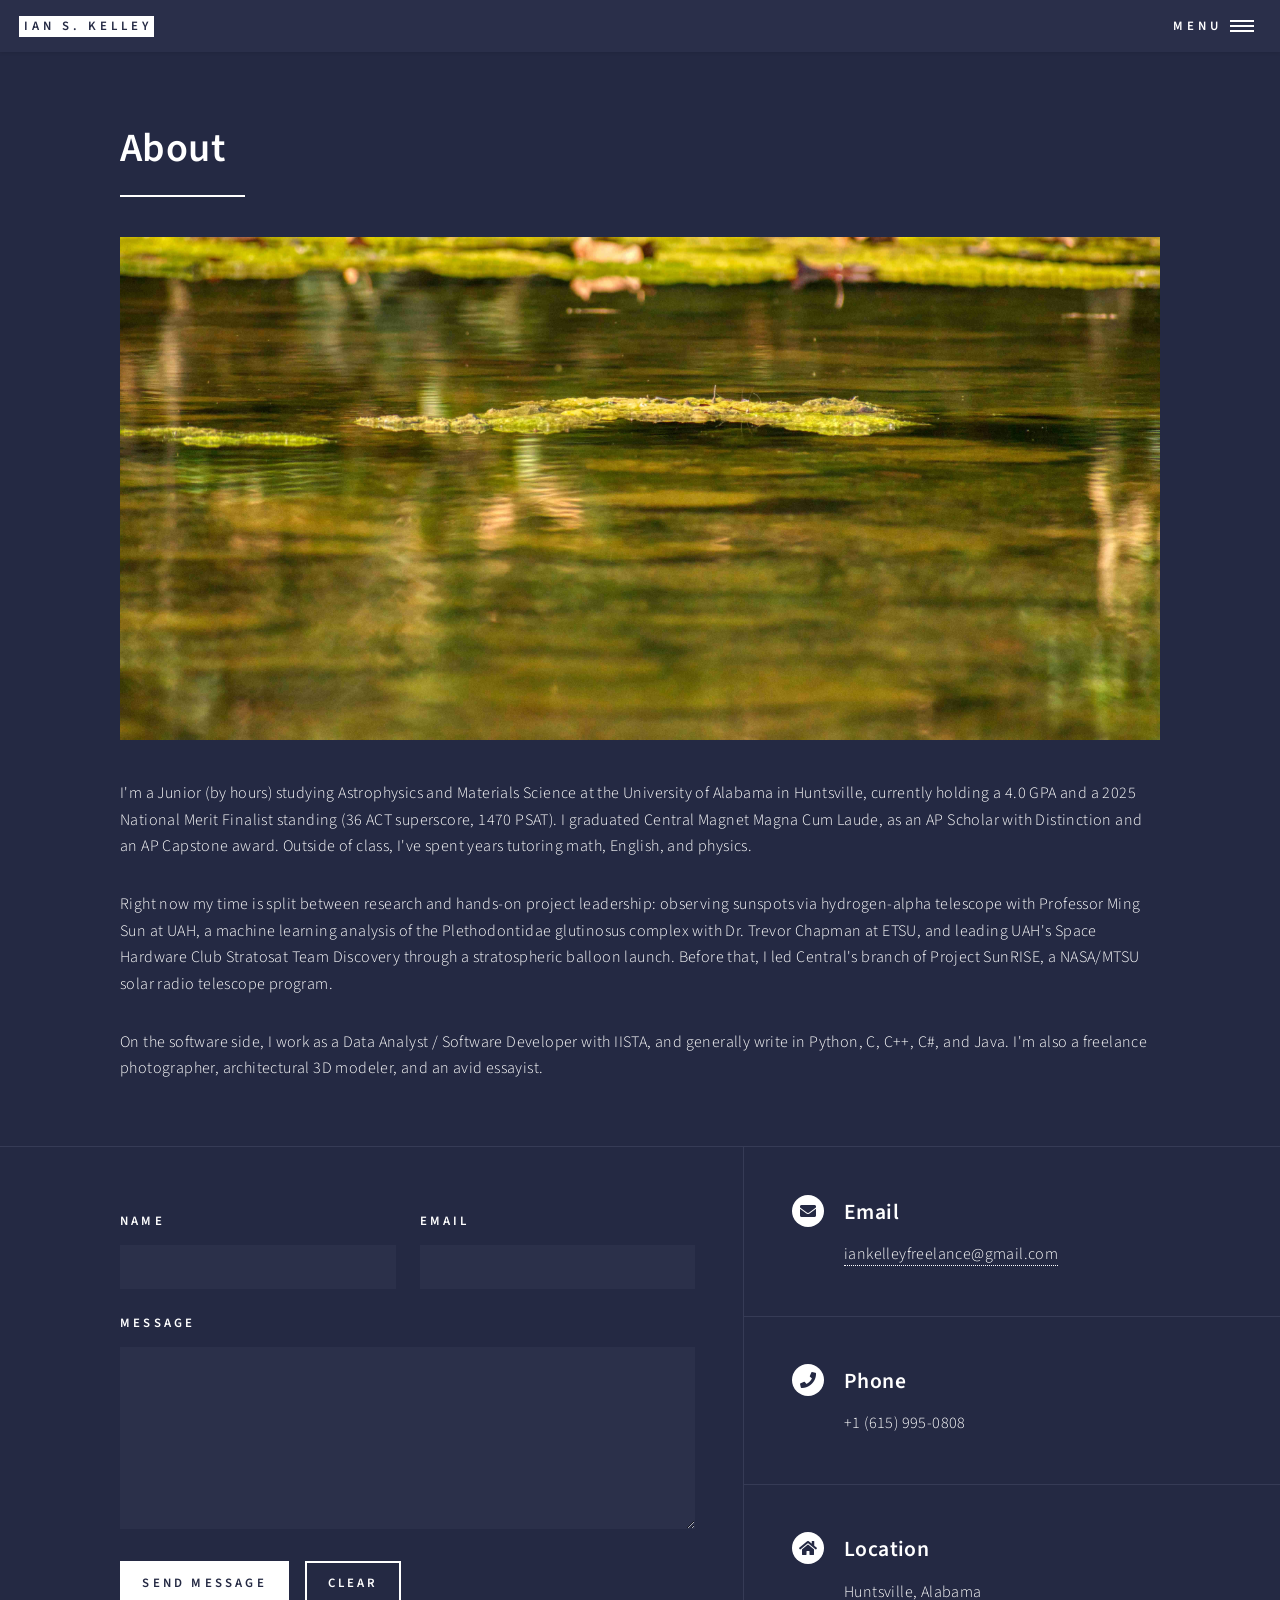
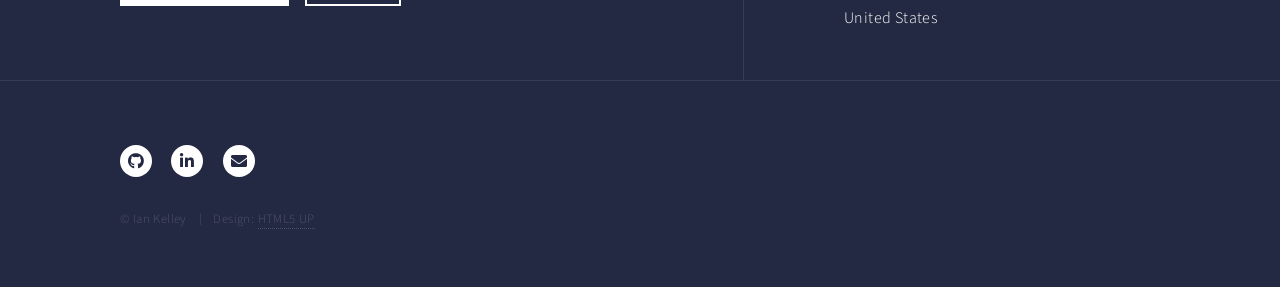
<file: generic.html>
<!DOCTYPE HTML>
<!--
	Forty by HTML5 UP
	html5up.net | @ajlkn
	Free for personal and commercial use under the CCA 3.0 license (html5up.net/license)
-->
<html>
	<head>
		<title>About - Ian Kelley</title>
		<meta charset="utf-8" />
		<meta name="viewport" content="width=device-width, initial-scale=1, user-scalable=no" />
		<link rel="stylesheet" href="assets/css/main.css" />
		<noscript><link rel="stylesheet" href="assets/css/noscript.css" /></noscript>
	</head>
	<body class="is-preload">

		<!-- Wrapper -->
			<div id="wrapper">

				<!-- Header -->
					<header id="header">
						<a href="index.html" class="logo"><strong>Ian S. Kelley</strong></a>
						<nav>
							<a href="#menu">Menu</a>
						</nav>
					</header>

				<!-- Menu -->
					<nav id="menu">
						<ul class="links">
							<li><a href="index.html">Home</a></li>
							<li><a href="landing.html">Projects</a></li>
							<li><a href="generic.html">About</a></li>
							<li><a href="elements.html">Elements</a></li>
							<li><a href="resume-blog.html">Résumé</a></li>
							<li><a href="blog-index.html">Blog</a></li>
						</ul>
						<ul class="actions stacked">
							<li><a href="resume-blog.html" class="button primary fit">Get Résumé</a></li>
							<li><a href="#contact" class="button fit">Contact Me</a></li>
						</ul>
					</nav>

				<!-- Main -->
					<div id="main" class="alt">

						<!-- One -->
							<section id="one">
								<div class="inner">
									<header class="major">
										<h1>About</h1>
									</header>
									<span class="image main"><img src="images/Algae.jpg" alt="" /></span>
									<p>I'm a Junior (by hours) studying Astrophysics and Materials Science at the University of Alabama in Huntsville, currently holding a 4.0 GPA and a 2025 National Merit Finalist standing (36 ACT superscore, 1470 PSAT). I graduated Central Magnet Magna Cum Laude, as an AP Scholar with Distinction and an AP Capstone award. Outside of class, I've spent years tutoring math, English, and physics.</p>
									<p>Right now my time is split between research and hands-on project leadership: observing sunspots via hydrogen-alpha telescope with Professor Ming Sun at UAH, a machine learning analysis of the Plethodontidae glutinosus complex with Dr. Trevor Chapman at ETSU, and leading UAH's Space Hardware Club Stratosat Team Discovery through a stratospheric balloon launch. Before that, I led Central's branch of Project SunRISE, a NASA/MTSU solar radio telescope program.</p>
									<p>On the software side, I work as a Data Analyst / Software Developer with IISTA, and generally write in Python, C, C++, C#, and Java. I'm also a freelance photographer, architectural 3D modeler, and an avid essayist.</p>
								</div>
							</section>

					</div>

				<!-- Contact -->
					<section id="contact">
						<div class="inner">
							<section>
								<form method="post" action="#">
									<div class="fields">
										<div class="field half">
											<label for="name">Name</label>
											<input type="text" name="name" id="name" />
										</div>
										<div class="field half">
											<label for="email">Email</label>
											<input type="text" name="email" id="email" />
										</div>
										<div class="field">
											<label for="message">Message</label>
											<textarea name="message" id="message" rows="6"></textarea>
										</div>
									</div>
									<ul class="actions">
										<li><input type="submit" value="Send Message" class="primary" /></li>
										<li><input type="reset" value="Clear" /></li>
									</ul>
								</form>
							</section>
							<section class="split">
								<section>
									<div class="contact-method">
										<span class="icon solid alt fa-envelope"></span>
										<h3>Email</h3>
										<a href="mailto:iankelleyfreelance@gmail.com">iankelleyfreelance@gmail.com</a>
									</div>
								</section>
								<section>
									<div class="contact-method">
										<span class="icon solid alt fa-phone"></span>
										<h3>Phone</h3>
										<span>+1 (615) 995-0808</span>
									</div>
								</section>
								<section>
									<div class="contact-method">
										<span class="icon solid alt fa-home"></span>
										<h3>Location</h3>
										<span>Huntsville, Alabama<br />
										United States</span>
									</div>
								</section>
							</section>
						</div>
					</section>

				<!-- Footer -->
					<footer id="footer">
						<div class="inner">
							<ul class="icons">
								<li><a href="https://github.com/iankelleyfreelance" class="icon brands alt fa-github"><span class="label">GitHub</span></a></li>
								<li><a href="https://www.linkedin.com/in/ian-kelley-45261b281" class="icon brands alt fa-linkedin-in"><span class="label">LinkedIn</span></a></li>
								<li><a href="mailto:iankelleyfreelance@gmail.com" class="icon solid alt fa-envelope"><span class="label">Email</span></a></li>
							</ul>
							<ul class="copyright">
								<li>&copy; Ian Kelley</li><li>Design: <a href="https://html5up.net">HTML5 UP</a></li>
							</ul>
						</div>
					</footer>

			</div>

		<!-- Scripts -->
			<script src="assets/js/jquery.min.js"></script>
			<script src="assets/js/jquery.scrolly.min.js"></script>
			<script src="assets/js/jquery.scrollex.min.js"></script>
			<script src="assets/js/browser.min.js"></script>
			<script src="assets/js/breakpoints.min.js"></script>
			<script src="assets/js/util.js"></script>
			<script src="assets/js/main.js"></script>

	</body>
</html>
</file>
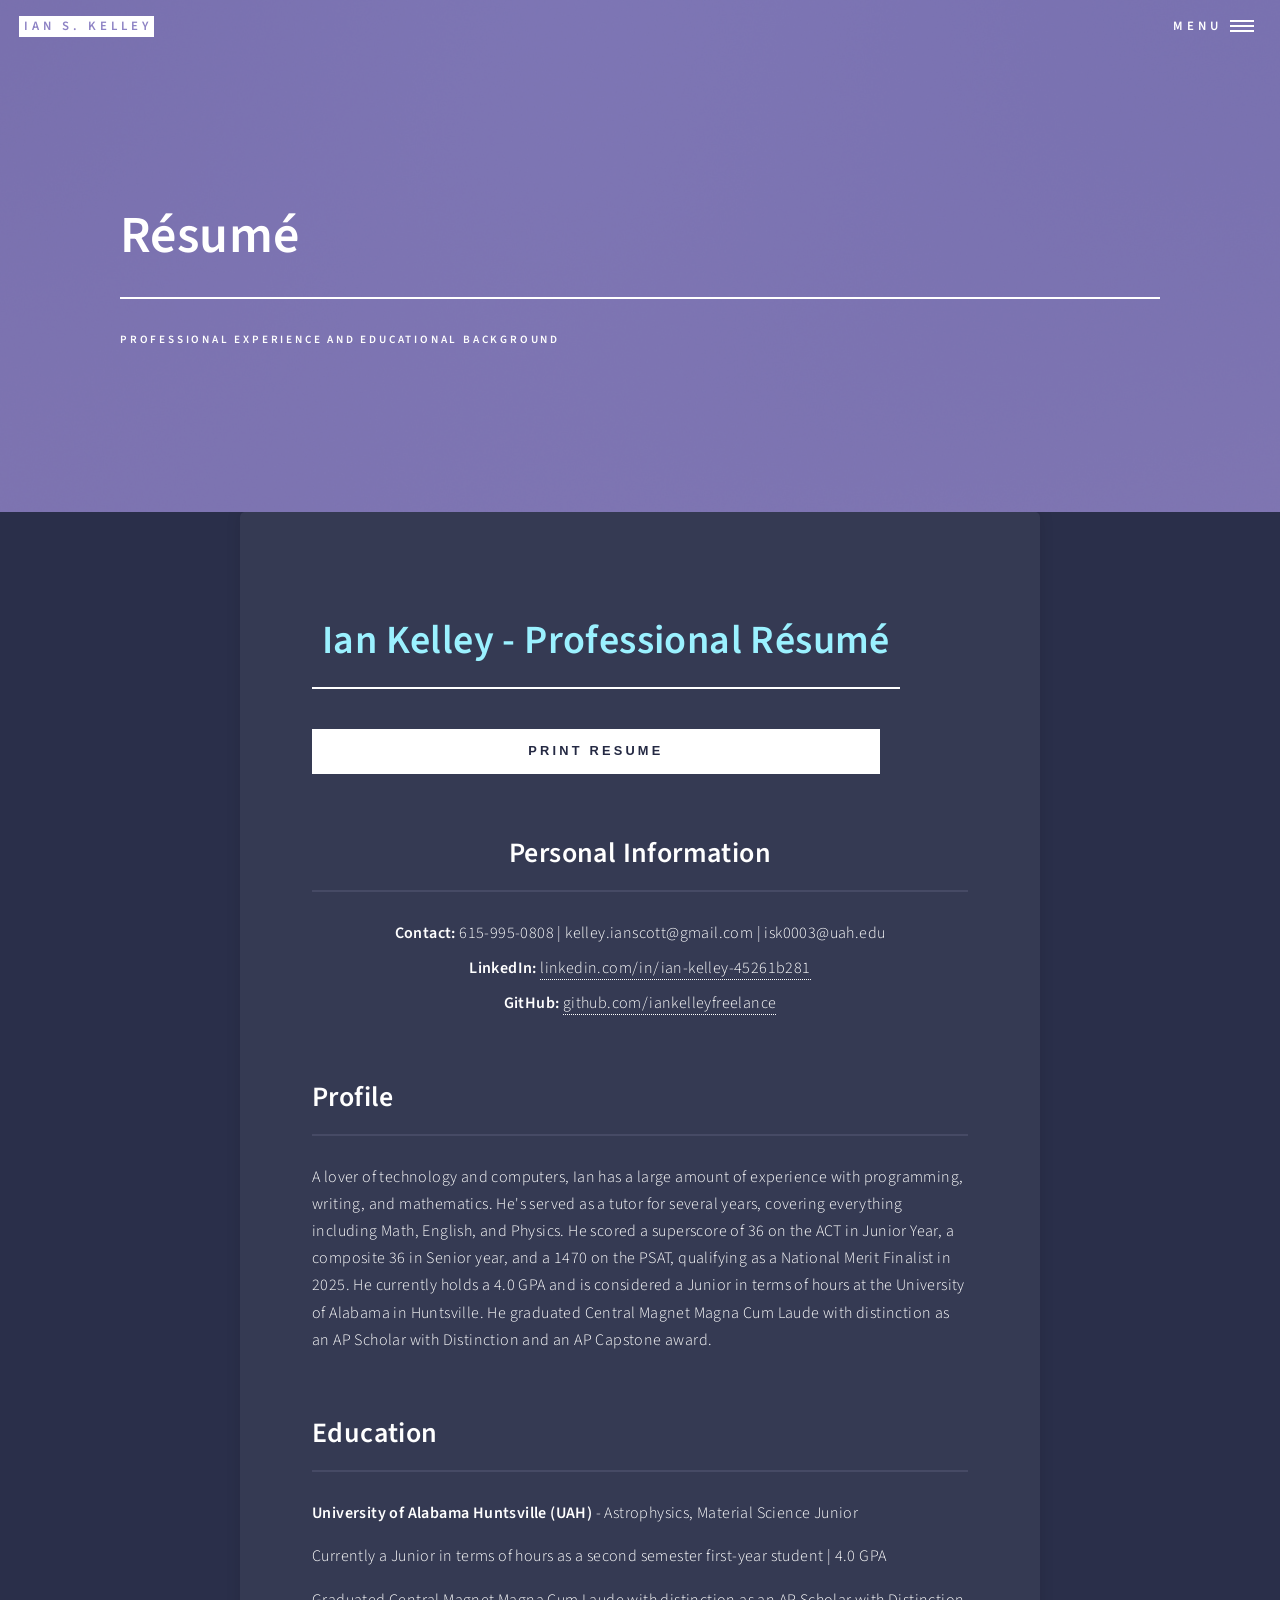
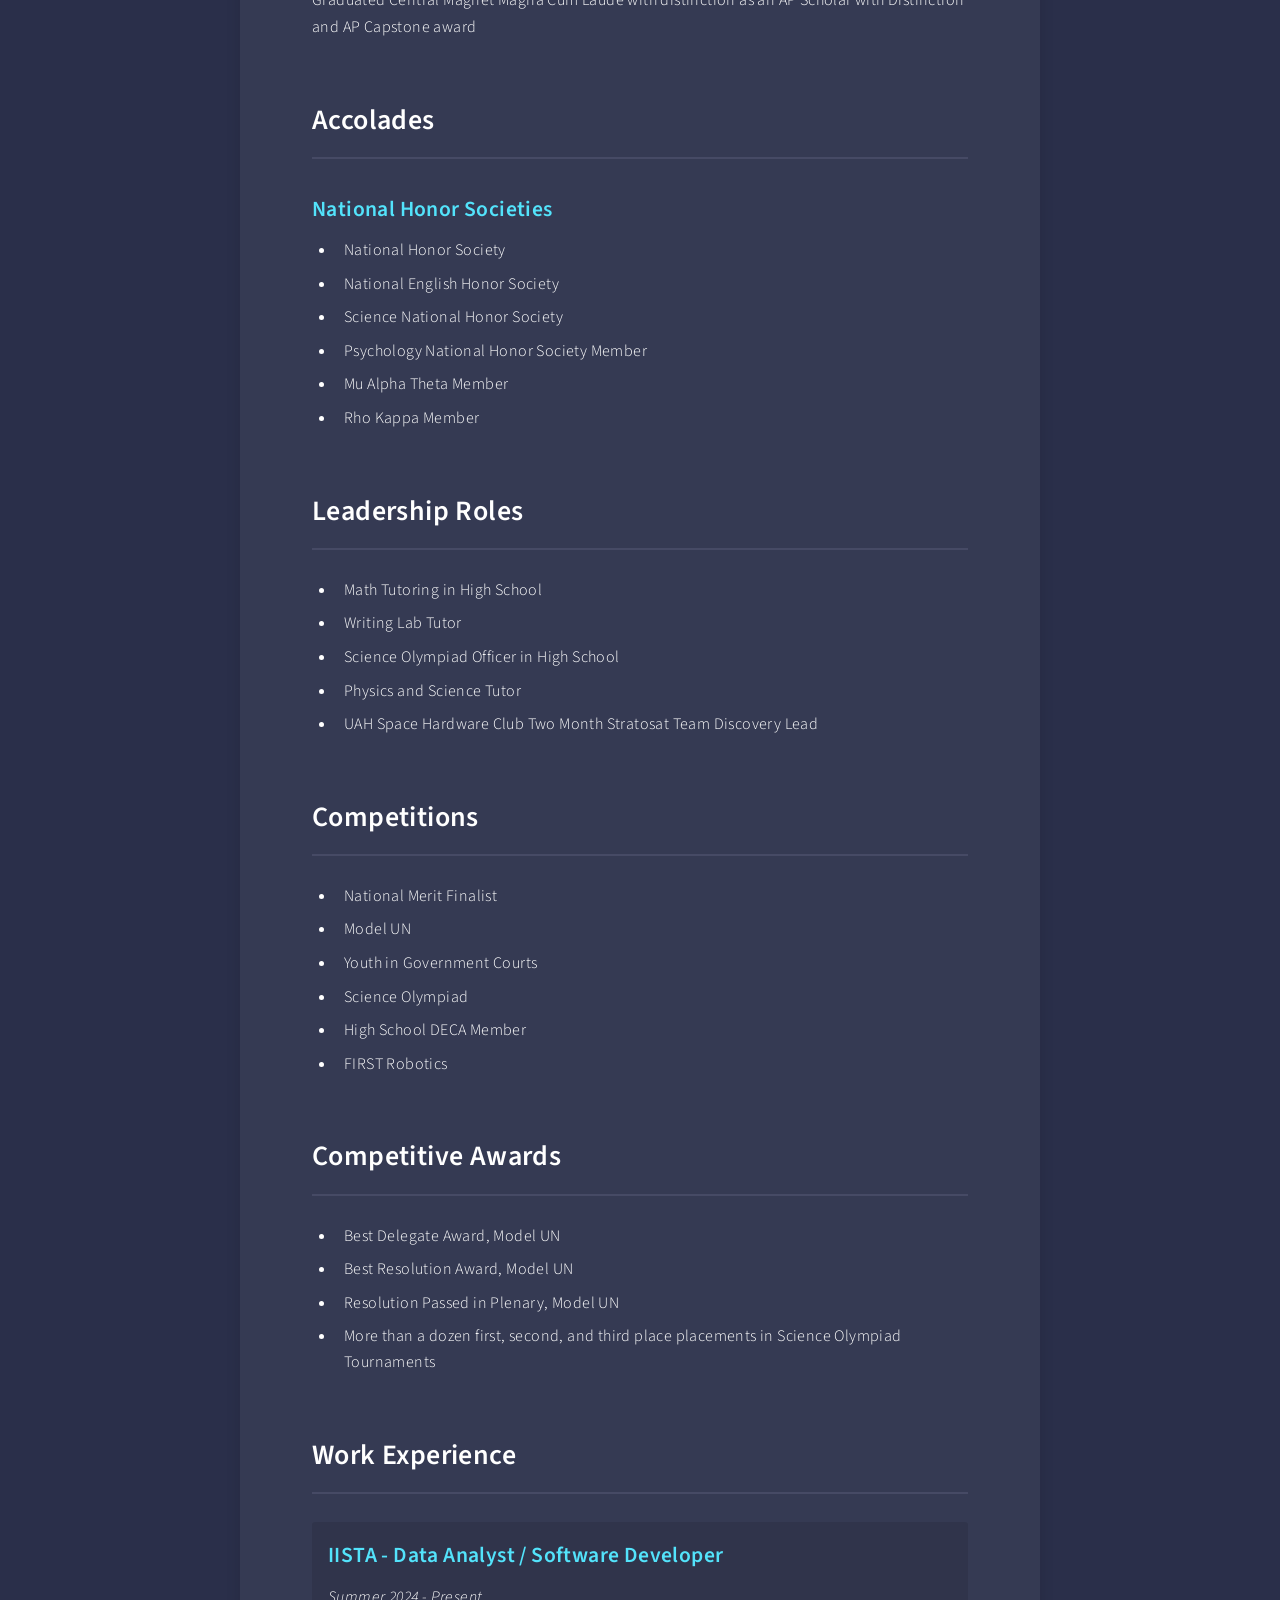
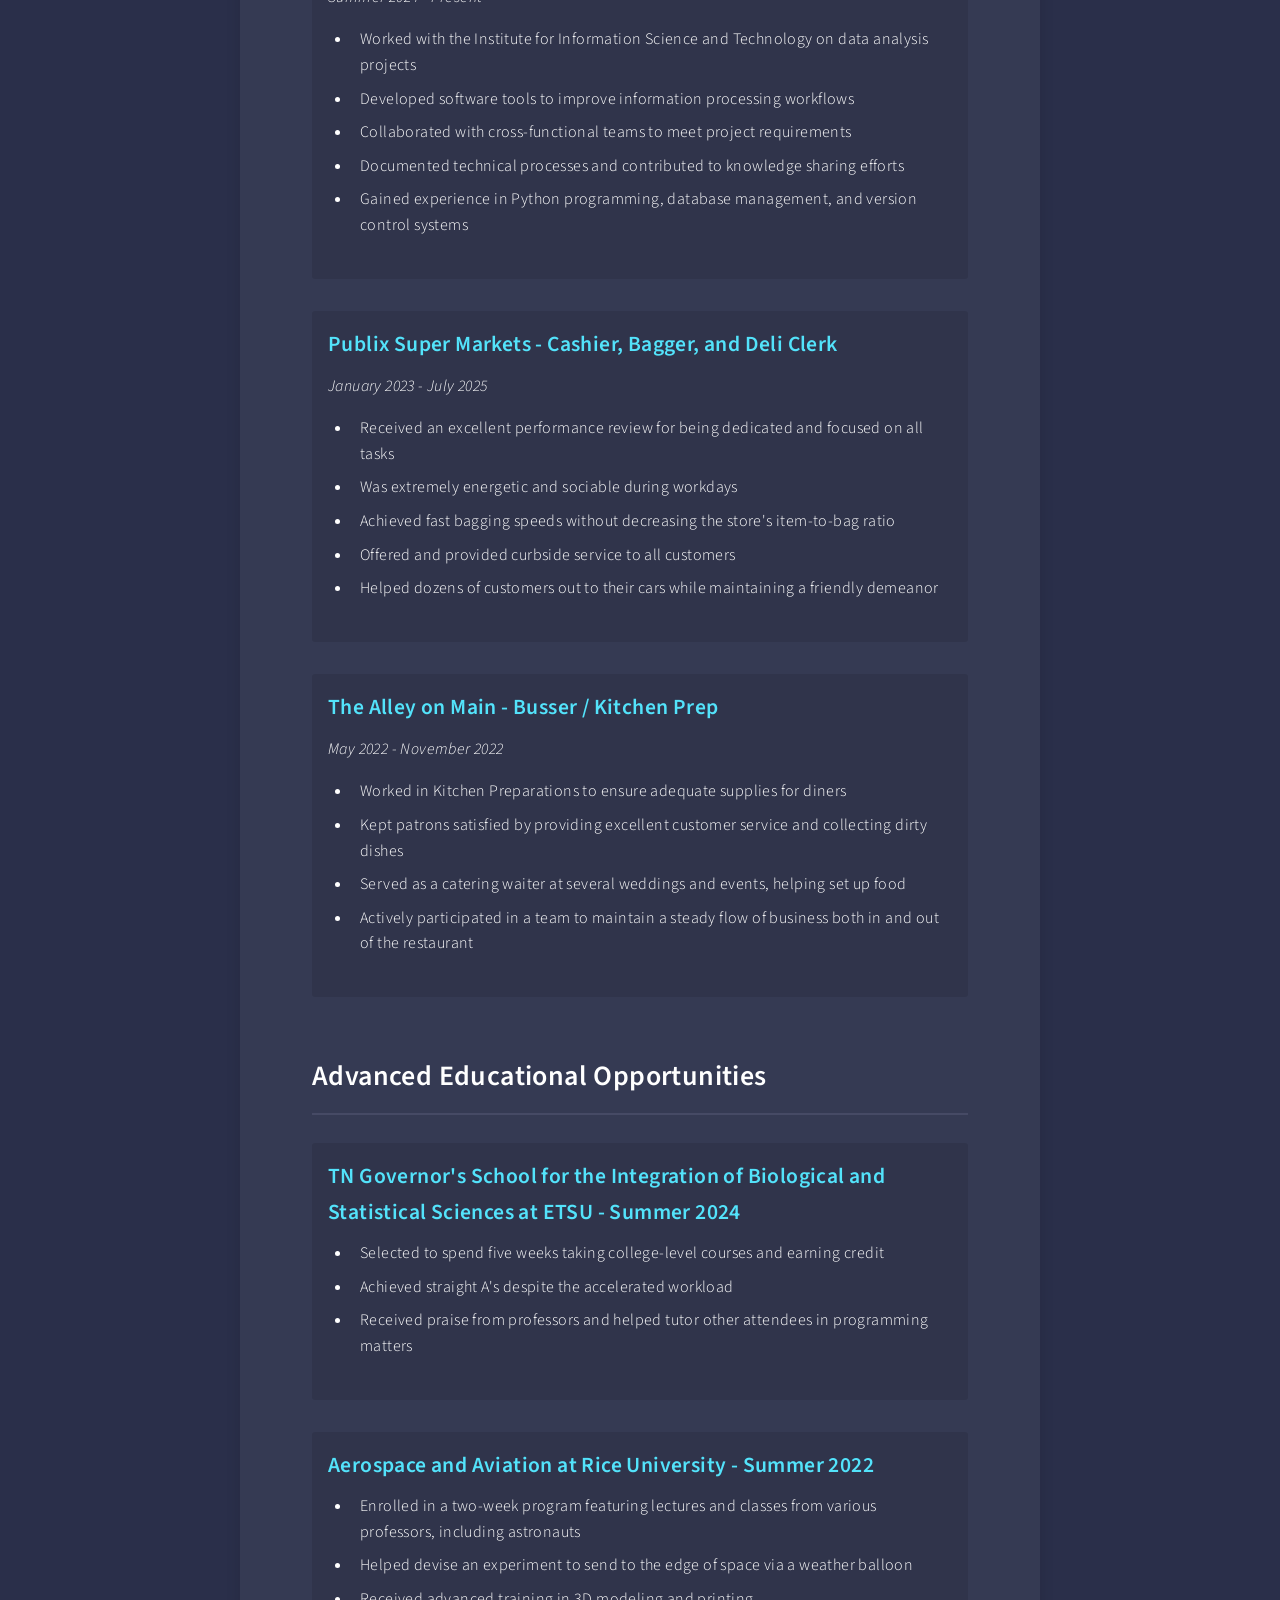
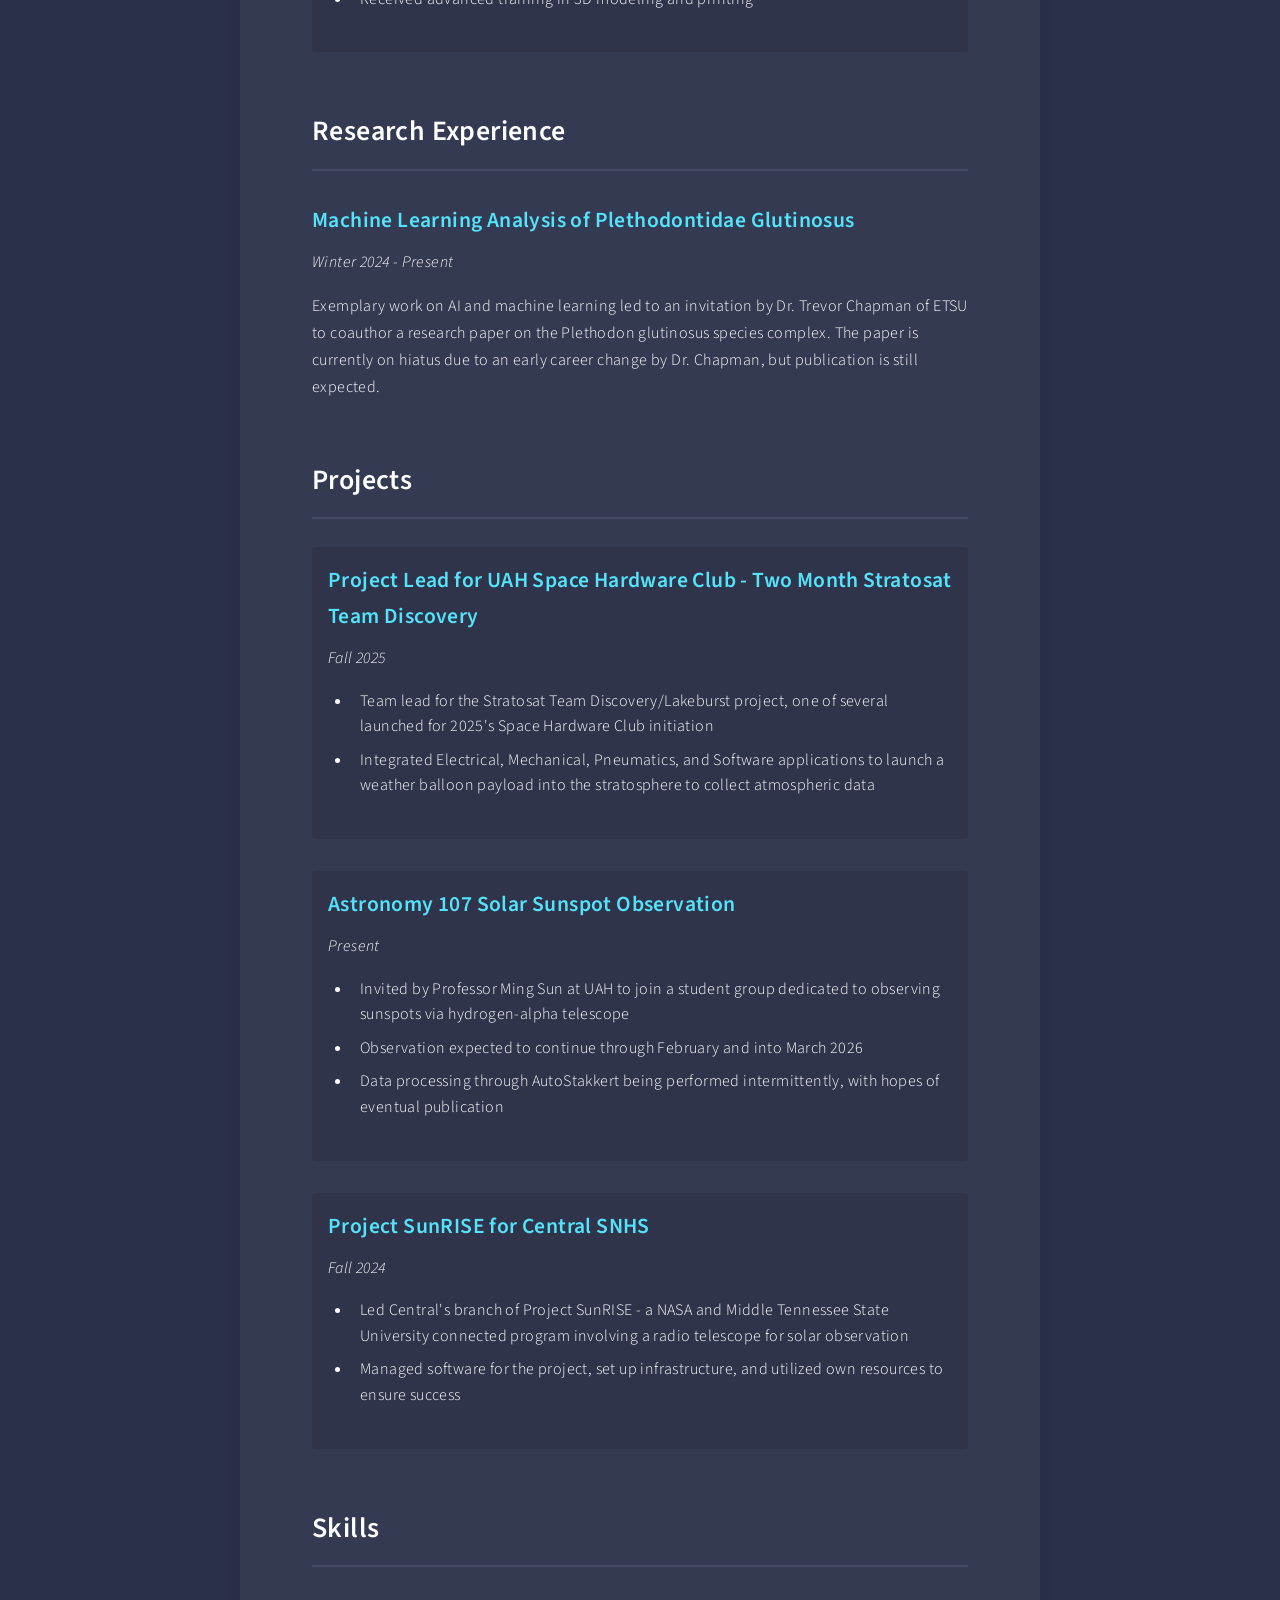
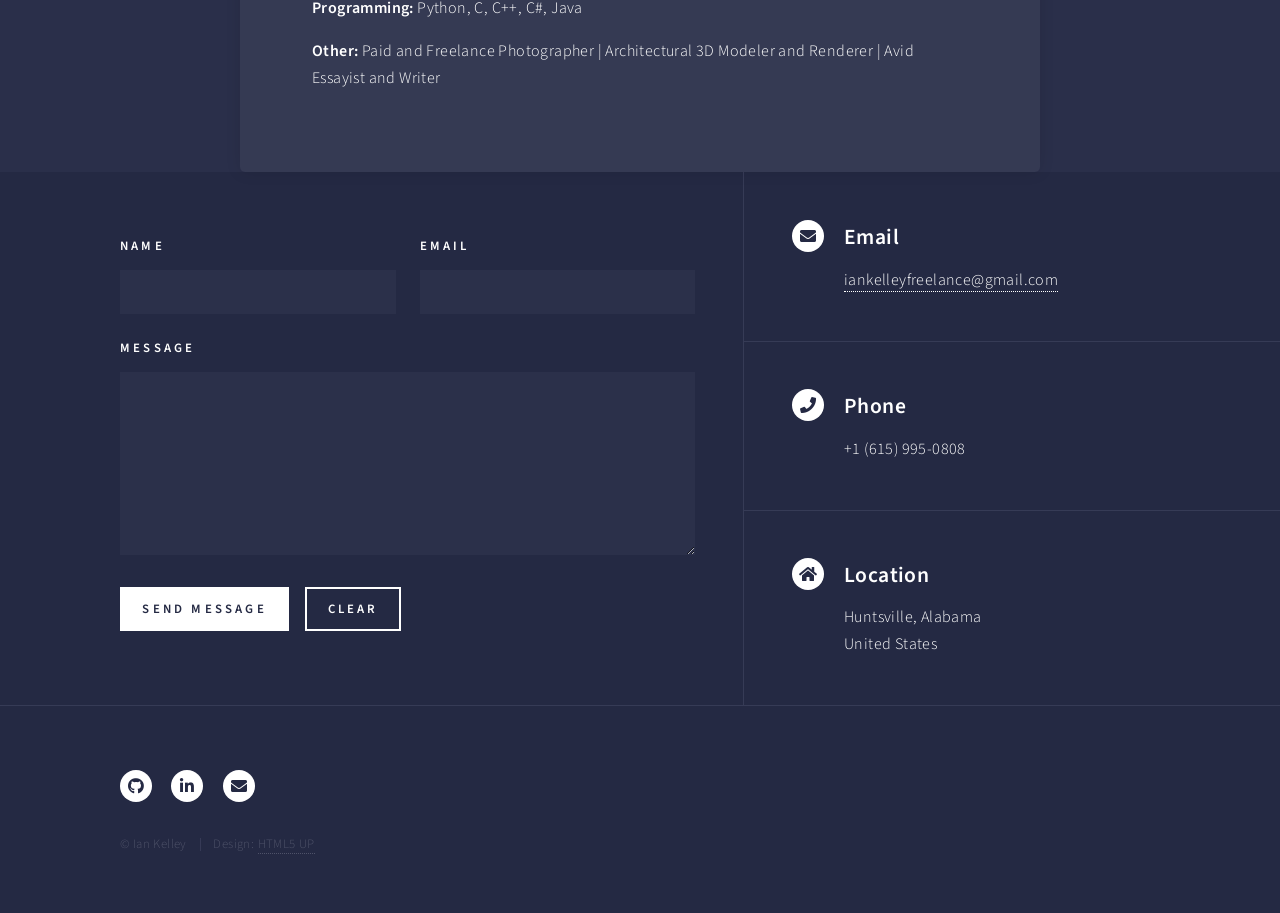
<file: resume-blog.html>
<!DOCTYPE HTML>
<html>
<head>
	<title>Ian Kelley - Résumé</title>
	<meta charset="utf-8" />
	<meta name="viewport" content="width=device-width, initial-scale=1, user-scalable=no" />
	<link rel="stylesheet" href="assets/css/main.css" />
	<link rel="stylesheet" href="assets/css/resume.css" />
	<noscript><link rel="stylesheet" href="assets/css/noscript.css" /></noscript>
</head>
<body class="is-preload">
	<!-- Wrapper -->
	<div id="wrapper">

		<!-- Header -->
		<header id="header" class="alt style2">
			<a href="index.html" class="logo"><strong>Ian S. Kelley</strong></a>
			<nav>
				<a href="#menu">Menu</a>
			</nav>
		</header>

		<!-- Menu -->
		<nav id="menu">
			<ul class="links">
				<li><a href="index.html">Home</a></li>
				<li><a href="landing.html">Projects</a></li>
				<li><a href="generic.html">About</a></li>
				<li><a href="elements.html">Elements</a></li>
				<li><a href="resume-blog.html">Résumé</a></li>
				<li><a href="blog-index.html">Blog</a></li>
			</ul>
			<ul class="actions stacked">
				<li><a href="resume-blog.html" class="button primary fit">Get Résumé</a></li>
				<li><a href="#contact" class="button fit">Contact Me</a></li>
			</ul>
		</nav>

		<!-- Banner -->
		<section id="banner" class="style2">
			<div class="inner">
				<span class="image">
					<img src="images/banner.jpg" alt="" />
				</span>
				<header class="major">
					<h1>Résumé</h1>
				</header>
				<div class="content">
					<p>Professional experience and educational background</p>
				</div>
			</div>
		</section>

		<!-- Main -->
		<div id="main">
			<section id="one" class="resume-content">
				<div class="inner">
					<header class="major">
						<h1>Ian Kelley - Professional Résumé</h1>
					</header>
					
					<section class="personal-info">
						<h2>Personal Information</h2>
						<p><strong>Contact:</strong> 615-995-0808 | kelley.ianscott@gmail.com | isk0003@uah.edu</p>
						<p><strong>LinkedIn:</strong> <a href="https://www.linkedin.com/in/ian-kelley-45261b281">linkedin.com/in/ian-kelley-45261b281</a></p>
						<p><strong>GitHub:</strong> <a href="https://github.com/iankelleyfreelance">github.com/iankelleyfreelance</a></p>
					</section>

					<section class="profile">
						<h2>Profile</h2>
						<p>A lover of technology and computers, Ian has a large amount of experience with programming, writing, and mathematics. He's served as a tutor for several years, covering everything including Math, English, and Physics. He scored a superscore of 36 on the ACT in Junior Year, a composite 36 in Senior year, and a 1470 on the PSAT, qualifying as a National Merit Finalist in 2025. He currently holds a 4.0 GPA and is considered a Junior in terms of hours at the University of Alabama in Huntsville. He graduated Central Magnet Magna Cum Laude with distinction as an AP Scholar with Distinction and an AP Capstone award.</p>
					</section>

					<section class="education">
						<h2>Education</h2>
						<p><strong>University of Alabama Huntsville (UAH)</strong> - Astrophysics, Material Science Junior</p>
						<p>Currently a Junior in terms of hours as a second semester first-year student | 4.0 GPA</p>
						<p>Graduated Central Magnet Magna Cum Laude with distinction as an AP Scholar with Distinction and AP Capstone award</p>
					</section>

					<section class="accolades">
						<h2>Accolades</h2>
						<h3>National Honor Societies</h3>
						<ul>
							<li>National Honor Society</li>
							<li>National English Honor Society</li>
							<li>Science National Honor Society</li>
							<li>Psychology National Honor Society Member</li>
							<li>Mu Alpha Theta Member</li>
							<li>Rho Kappa Member</li>
						</ul>
					</section>

					<section class="leadership">
						<h2>Leadership Roles</h2>
						<ul>
							<li>Math Tutoring in High School</li>
							<li>Writing Lab Tutor</li>
							<li>Science Olympiad Officer in High School</li>
							<li>Physics and Science Tutor</li>
							<li>UAH Space Hardware Club Two Month Stratosat Team Discovery Lead</li>
						</ul>
					</section>

					<section class="competitions">
						<h2>Competitions</h2>
						<ul>
							<li>National Merit Finalist</li>
							<li>Model UN</li>
							<li>Youth in Government Courts</li>
							<li>Science Olympiad</li>
							<li>High School DECA Member</li>
							<li>FIRST Robotics</li>
						</ul>
					</section>

					<section class="competitive-awards">
						<h2>Competitive Awards</h2>
						<ul>
							<li>Best Delegate Award, Model UN</li>
							<li>Best Resolution Award, Model UN</li>
							<li>Resolution Passed in Plenary, Model UN</li>
							<li>More than a dozen first, second, and third place placements in Science Olympiad Tournaments</li>
						</ul>
					</section>

					<section class="work-experience">
						<h2>Work Experience</h2>
						
						<div class="job">
							<h3>IISTA - Data Analyst / Software Developer</h3>
							<p><em>Summer 2024 - Present</em></p>
							<ul>
								<li>Worked with the Institute for Information Science and Technology on data analysis projects</li>
								<li>Developed software tools to improve information processing workflows</li>
								<li>Collaborated with cross-functional teams to meet project requirements</li>
								<li>Documented technical processes and contributed to knowledge sharing efforts</li>
								<li>Gained experience in Python programming, database management, and version control systems</li>
							</ul>
						</div>

						<div class="job">
							<h3>Publix Super Markets - Cashier, Bagger, and Deli Clerk</h3>
							<p><em>January 2023 - July 2025</em></p>
							<ul>
								<li>Received an excellent performance review for being dedicated and focused on all tasks</li>
								<li>Was extremely energetic and sociable during workdays</li>
								<li>Achieved fast bagging speeds without decreasing the store's item-to-bag ratio</li>
								<li>Offered and provided curbside service to all customers</li>
								<li>Helped dozens of customers out to their cars while maintaining a friendly demeanor</li>
							</ul>
						</div>

						<div class="job">
							<h3>The Alley on Main - Busser / Kitchen Prep</h3>
							<p><em>May 2022 - November 2022</em></p>
							<ul>
								<li>Worked in Kitchen Preparations to ensure adequate supplies for diners</li>
								<li>Kept patrons satisfied by providing excellent customer service and collecting dirty dishes</li>
								<li>Served as a catering waiter at several weddings and events, helping set up food</li>
								<li>Actively participated in a team to maintain a steady flow of business both in and out of the restaurant</li>
							</ul>
						</div>
					</section>

					<section class="education-opportunities">
						<h2>Advanced Educational Opportunities</h2>
						
						<div class="program">
							<h3>TN Governor's School for the Integration of Biological and Statistical Sciences at ETSU - Summer 2024</h3>
							<ul>
								<li>Selected to spend five weeks taking college-level courses and earning credit</li>
								<li>Achieved straight A's despite the accelerated workload</li>
								<li>Received praise from professors and helped tutor other attendees in programming matters</li>
							</ul>
						</div>

						<div class="program">
							<h3>Aerospace and Aviation at Rice University - Summer 2022</h3>
							<ul>
								<li>Enrolled in a two-week program featuring lectures and classes from various professors, including astronauts</li>
								<li>Helped devise an experiment to send to the edge of space via a weather balloon</li>
								<li>Received advanced training in 3D modeling and printing</li>
							</ul>
						</div>
					</section>

					<section class="research">
						<h2>Research Experience</h2>
						<h3>Machine Learning Analysis of Plethodontidae Glutinosus</h3>
						<p><em>Winter 2024 - Present</em></p>
						<p>Exemplary work on AI and machine learning led to an invitation by Dr. Trevor Chapman of ETSU to coauthor a research paper on the Plethodon glutinosus species complex. The paper is currently on hiatus due to an early career change by Dr. Chapman, but publication is still expected.</p>
					</section>

					<section class="projects">
						<h2>Projects</h2>
						
						<div class="project">
							<h3>Project Lead for UAH Space Hardware Club - Two Month Stratosat Team Discovery</h3>
							<p><em>Fall 2025</em></p>
							<ul>
								<li>Team lead for the Stratosat Team Discovery/Lakeburst project, one of several launched for 2025's Space Hardware Club initiation</li>
								<li>Integrated Electrical, Mechanical, Pneumatics, and Software applications to launch a weather balloon payload into the stratosphere to collect atmospheric data</li>
							</ul>
						</div>

						<div class="project">
							<h3>Astronomy 107 Solar Sunspot Observation</h3>
							<p><em>Present</em></p>
							<ul>
								<li>Invited by Professor Ming Sun at UAH to join a student group dedicated to observing sunspots via hydrogen-alpha telescope</li>
								<li>Observation expected to continue through February and into March 2026</li>
								<li>Data processing through AutoStakkert being performed intermittently, with hopes of eventual publication</li>
							</ul>
						</div>

						<div class="project">
							<h3>Project SunRISE for Central SNHS</h3>
							<p><em>Fall 2024</em></p>
							<ul>
								<li>Led Central's branch of Project SunRISE - a NASA and Middle Tennessee State University connected program involving a radio telescope for solar observation</li>
								<li>Managed software for the project, set up infrastructure, and utilized own resources to ensure success</li>
							</ul>
						</div>
					</section>

					<section class="skills">
						<h2>Skills</h2>
						<p><strong>Programming:</strong> Python, C, C++, C#, Java</p>
						<p><strong>Other:</strong> Paid and Freelance Photographer | Architectural 3D Modeler and Renderer | Avid Essayist and Writer</p>
					</section>
				</div>
			</section>
		</div>

		<!-- Contact -->
		<section id="contact">
			<div class="inner">
				<section>
					<form method="post" action="#">
						<div class="fields">
							<div class="field half">
								<label for="name">Name</label>
								<input type="text" name="name" id="name" />
							</div>
							<div class="field half">
								<label for="email">Email</label>
								<input type="text" name="email" id="email" />
							</div>
							<div class="field">
								<label for="message">Message</label>
								<textarea name="message" id="message" rows="6"></textarea>
							</div>
						</div>
						<ul class="actions">
							<li><input type="submit" value="Send Message" class="primary" /></li>
							<li><input type="reset" value="Clear" /></li>
						</ul>
					</form>
				</section>
				<section class="split">
					<section>
						<div class="contact-method">
							<span class="icon solid alt fa-envelope"></span>
							<h3>Email</h3>
							<a href="mailto:iankelleyfreelance@gmail.com">iankelleyfreelance@gmail.com</a>
						</div>
					</section>
					<section>
						<div class="contact-method">
							<span class="icon solid alt fa-phone"></span>
							<h3>Phone</h3>
							<span>+1 (615) 995-0808</span>
						</div>
					</section>
					<section>
						<div class="contact-method">
							<span class="icon solid alt fa-home"></span>
							<h3>Location</h3>
							<span>Huntsville, Alabama<br />
							United States</span>
						</div>
					</section>
				</section>
			</div>
		</section>

		<!-- Footer -->
		<footer id="footer">
			<div class="inner">
				<ul class="icons">
					<li><a href="https://github.com/iankelleyfreelance" class="icon brands alt fa-github"><span class="label">GitHub</span></a></li>
					<li><a href="https://www.linkedin.com/in/ian-kelley-45261b281" class="icon brands alt fa-linkedin-in"><span class="label">LinkedIn</span></a></li>
					<li><a href="mailto:iankelleyfreelance@gmail.com" class="icon solid alt fa-envelope"><span class="label">Email</span></a></li>
				</ul>
				<ul class="copyright">
					<li>&copy; Ian Kelley</li><li>Design: <a href="https://html5up.net">HTML5 UP</a></li>
				</ul>
			</div>
		</footer>
	</div>

	<!-- Scripts -->
	<script src="assets/js/jquery.min.js"></script>
	<script src="assets/js/jquery.scrolly.min.js"></script>
	<script src="assets/js/jquery.scrollex.min.js"></script>
	<script src="assets/js/browser.min.js"></script>
	<script src="assets/js/breakpoints.min.js"></script>
	<script src="assets/js/util.js"></script>
	<script src="assets/js/main.js"></script>
	<script src="assets/js/resume-blog.js"></script>
</body>
</html>
</file>
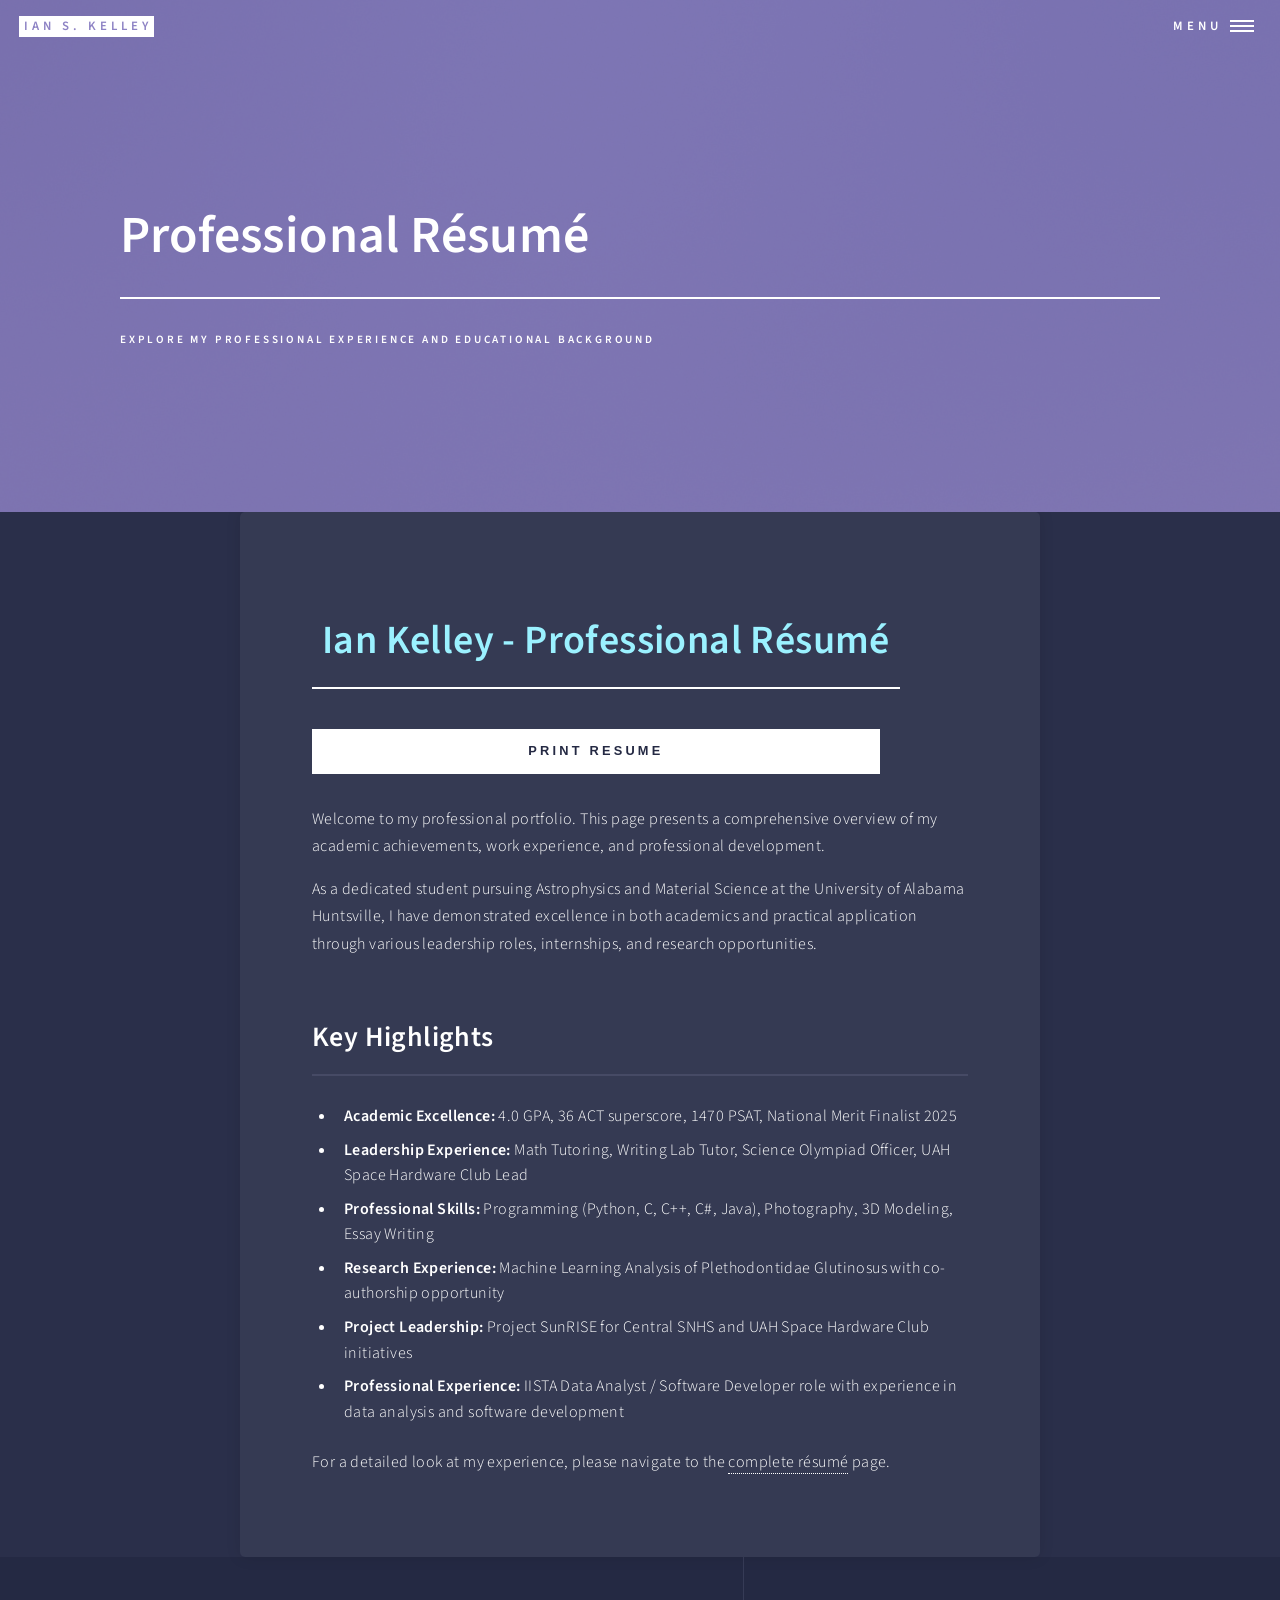
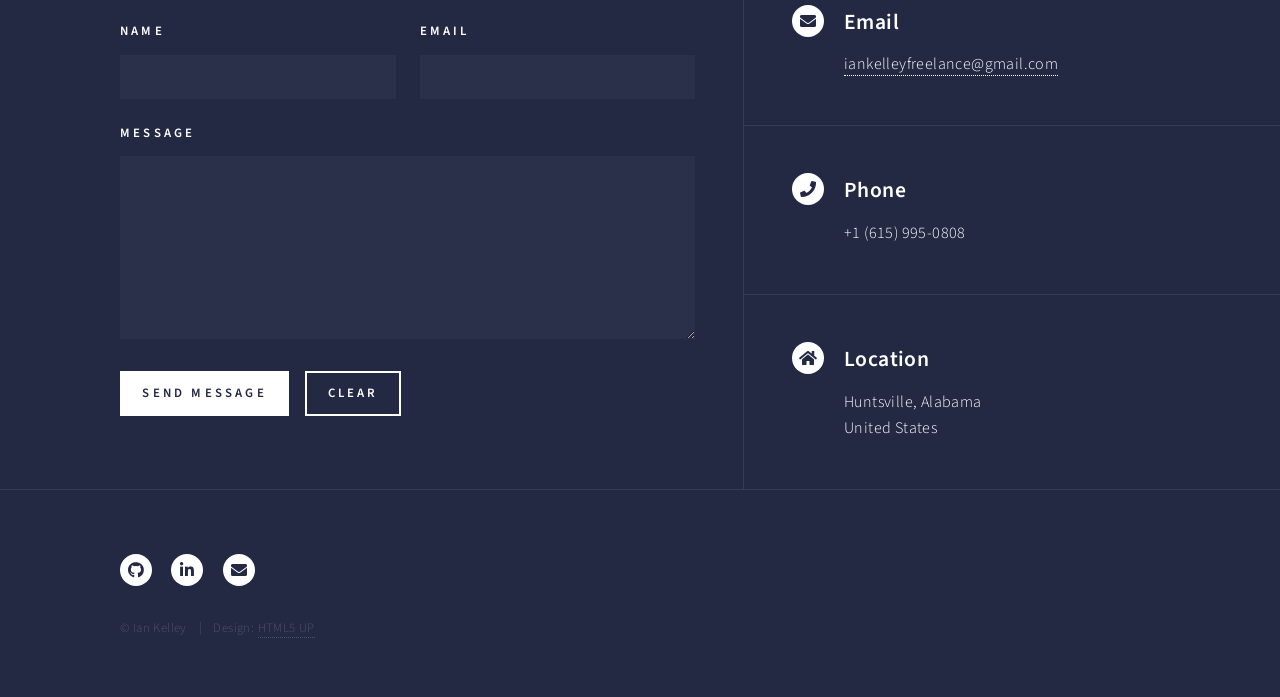
<file: resume-landing.html>
<!DOCTYPE HTML>
<html>
<head>
	<title>Résumé - Ian Kelley</title>
	<meta charset="utf-8" />
	<meta name="viewport" content="width=device-width, initial-scale=1, user-scalable=no" />
	<link rel="stylesheet" href="assets/css/main.css" />
	<link rel="stylesheet" href="assets/css/resume.css" />
	<noscript><link rel="stylesheet" href="assets/css/noscript.css" /></noscript>
</head>
<body class="is-preload">
	<!-- Wrapper -->
	<div id="wrapper">

		<!-- Header -->
		<header id="header" class="alt style2">
			<a href="index.html" class="logo"><strong>Ian S. Kelley</strong></a>
			<nav>
				<a href="#menu">Menu</a>
			</nav>
		</header>

		<!-- Menu -->
		<nav id="menu">
			<ul class="links">
				<li><a href="index.html">Home</a></li>
				<li><a href="landing.html">Projects</a></li>
				<li><a href="generic.html">About</a></li>
				<li><a href="elements.html">Elements</a></li>
				<li><a href="resume-blog.html">Résumé</a></li>
				<li><a href="blog-index.html">Blog</a></li>
			</ul>
			<ul class="actions stacked">
				<li><a href="resume-blog.html" class="button primary fit">Get Résumé</a></li>
				<li><a href="#contact" class="button fit">Contact Me</a></li>
			</ul>
		</nav>

		<!-- Banner -->
		<section id="banner" class="style2">
			<div class="inner">
				<span class="image">
					<img src="images/banner.jpg" alt="" />
				</span>
				<header class="major">
					<h1>Professional Résumé</h1>
				</header>
				<div class="content">
					<p>Explore my professional experience and educational background</p>
				</div>
			</div>
		</section>

		<!-- Main -->
		<div id="main">
			<section id="one" class="resume-content">
				<div class="inner">
					<header class="major">
						<h1>Ian Kelley - Professional Résumé</h1>
					</header>
					
					<p>Welcome to my professional portfolio. This page presents a comprehensive overview of my academic achievements, work experience, and professional development.</p>
					
					<p>As a dedicated student pursuing Astrophysics and Material Science at the University of Alabama Huntsville, I have demonstrated excellence in both academics and practical application through various leadership roles, internships, and research opportunities.</p>
					
					<h2>Key Highlights</h2>
					<ul>
						<li><strong>Academic Excellence:</strong> 4.0 GPA, 36 ACT superscore, 1470 PSAT, National Merit Finalist 2025</li>
						<li><strong>Leadership Experience:</strong> Math Tutoring, Writing Lab Tutor, Science Olympiad Officer, UAH Space Hardware Club Lead</li>
						<li><strong>Professional Skills:</strong> Programming (Python, C, C++, C#, Java), Photography, 3D Modeling, Essay Writing</li>
						<li><strong>Research Experience:</strong> Machine Learning Analysis of Plethodontidae Glutinosus with co-authorship opportunity</li>
						<li><strong>Project Leadership:</strong> Project SunRISE for Central SNHS and UAH Space Hardware Club initiatives</li>
						<li><strong>Professional Experience:</strong> IISTA Data Analyst / Software Developer role with experience in data analysis and software development</li>
					</ul>
					
					<p>For a detailed look at my experience, please navigate to the <a href="resume-blog.html">complete résumé</a> page.</p>
				</div>
			</section>
		</div>

		<!-- Contact -->
		<section id="contact">
			<div class="inner">
				<section>
					<form method="post" action="#">
						<div class="fields">
							<div class="field half">
								<label for="name">Name</label>
								<input type="text" name="name" id="name" />
							</div>
							<div class="field half">
								<label for="email">Email</label>
								<input type="text" name="email" id="email" />
							</div>
							<div class="field">
								<label for="message">Message</label>
								<textarea name="message" id="message" rows="6"></textarea>
							</div>
						</div>
						<ul class="actions">
							<li><input type="submit" value="Send Message" class="primary" /></li>
							<li><input type="reset" value="Clear" /></li>
						</ul>
					</form>
				</section>
				<section class="split">
					<section>
						<div class="contact-method">
							<span class="icon solid alt fa-envelope"></span>
							<h3>Email</h3>
							<a href="mailto:iankelleyfreelance@gmail.com">iankelleyfreelance@gmail.com</a>
						</div>
					</section>
					<section>
						<div class="contact-method">
							<span class="icon solid alt fa-phone"></span>
							<h3>Phone</h3>
							<span>+1 (615) 995-0808</span>
						</div>
					</section>
					<section>
						<div class="contact-method">
							<span class="icon solid alt fa-home"></span>
							<h3>Location</h3>
							<span>Huntsville, Alabama<br />
							United States</span>
						</div>
					</section>
				</section>
			</div>
		</section>

		<!-- Footer -->
		<footer id="footer">
			<div class="inner">
				<ul class="icons">
					<li><a href="https://github.com/iankelleyfreelance" class="icon brands alt fa-github"><span class="label">GitHub</span></a></li>
					<li><a href="https://www.linkedin.com/in/ian-kelley-45261b281" class="icon brands alt fa-linkedin-in"><span class="label">LinkedIn</span></a></li>
					<li><a href="mailto:iankelleyfreelance@gmail.com" class="icon solid alt fa-envelope"><span class="label">Email</span></a></li>
				</ul>
				<ul class="copyright">
					<li>&copy; Ian Kelley</li><li>Design: <a href="https://html5up.net">HTML5 UP</a></li>
				</ul>
			</div>
		</footer>
	</div>

	<!-- Scripts -->
	<script src="assets/js/jquery.min.js"></script>
	<script src="assets/js/jquery.scrolly.min.js"></script>
	<script src="assets/js/jquery.scrollex.min.js"></script>
	<script src="assets/js/browser.min.js"></script>
	<script src="assets/js/breakpoints.min.js"></script>
	<script src="assets/js/util.js"></script>
	<script src="assets/js/main.js"></script>
	<script src="assets/js/resume-blog.js"></script>
</body>
</html>
</file>
<file: assets/css/resume.css>
/* Resume-specific styles */
.resume-content {
    max-width: 800px;
    margin: 0 auto;
    padding: 2em 1.5em;
    background: rgba(255, 255, 255, 0.05);
    border-radius: 5px;
    box-shadow: 0 0 15px rgba(0, 0, 0, 0.1);
}

.resume-content h1 {
    color: #9bf1ff;
    margin-bottom: 1.5em;
    text-align: center;
}

.resume-content h2 {
    color: #ffffff;
    border-bottom: solid 2px rgba(212, 212, 255, 0.1);
    padding-bottom: 0.5em;
    margin-top: 2em;
    margin-bottom: 1em;
}

.resume-content h3 {
    color: #53e3fb;
    margin-top: 1.5em;
    margin-bottom: 0.5em;
}

.resume-content p {
    margin-bottom: 1em;
    line-height: 1.7;
}

.resume-content ul {
    margin-bottom: 1.5em;
    padding-left: 1.5em;
}

.resume-content li {
    margin-bottom: 0.5em;
    line-height: 1.6;
}

.personal-info {
    text-align: center;
    margin-bottom: 2em;
}

.personal-info p {
    margin-bottom: 0.5em;
}

.job, .program, .project {
    margin-bottom: 2em;
    padding: 1em;
    background: rgba(0, 0, 0, 0.1);
    border-radius: 3px;
}

.job h3, .program h3, .project h3 {
    margin-top: 0;
}

@media screen and (max-width: 736px) {
    .resume-content {
        padding: 1em;
    }
    
    .resume-content h1 {
        font-size: 1.5em;
    }
}
</file>
<file: assets/css/noscript.css>
/*
	Forty by HTML5 UP
	html5up.net | @ajlkn
	Free for personal and commercial use under the CCA 3.0 license (html5up.net/license)
*/

/* Banner */

	body.is-preload #banner:after {
		opacity: 0.85;
	}

	body.is-preload #banner > .inner {
		-moz-filter: none;
		-webkit-filter: none;
		-ms-filter: none;
		filter: none;
		-moz-transform: none;
		-webkit-transform: none;
		-ms-transform: none;
		transform: none;
		opacity: 1;
	}
</file>
<file: assets/css/main.css>
@import url(fontawesome-all.min.css);
@import url("https://fonts.googleapis.com/css?family=Source+Sans+Pro:300,300italic,600,600italic");

/*
	Forty by HTML5 UP
	html5up.net | @ajlkn
	Free for personal and commercial use under the CCA 3.0 license (html5up.net/license)
*/

html, body, div, span, applet, object,
iframe, h1, h2, h3, h4, h5, h6, p, blockquote,
pre, a, abbr, acronym, address, big, cite,
code, del, dfn, em, img, ins, kbd, q, s, samp,
small, strike, strong, sub, sup, tt, var, b,
u, i, center, dl, dt, dd, ol, ul, li, fieldset,
form, label, legend, table, caption, tbody,
tfoot, thead, tr, th, td, article, aside,
canvas, details, embed, figure, figcaption,
footer, header, hgroup, menu, nav, output, ruby,
section, summary, time, mark, audio, video {
	margin: 0;
	padding: 0;
	border: 0;
	font-size: 100%;
	font: inherit;
	vertical-align: baseline;}

article, aside, details, figcaption, figure,
footer, header, hgroup, menu, nav, section {
	display: block;}

body {
	line-height: 1;
}

ol, ul {
	list-style: none;
}

blockquote, q {
	quotes: none;
}

	blockquote:before, blockquote:after, q:before, q:after {
		content: '';
		content: none;
	}

table {
	border-collapse: collapse;
	border-spacing: 0;
}

body {
	-webkit-text-size-adjust: none;
}

mark {
	background-color: transparent;
	color: inherit;
}

input::-moz-focus-inner {
	border: 0;
	padding: 0;
}

input, select, textarea {
	-moz-appearance: none;
	-webkit-appearance: none;
	-ms-appearance: none;
	appearance: none;
}

/* Basic */

	@-ms-viewport {
		width: device-width;
	}

	body {
		-ms-overflow-style: scrollbar;
	}

	@media screen and (max-width: 480px) {

		html, body {
			min-width: 320px;
		}

	}

	html {
		box-sizing: border-box;
	}

	*, *:before, *:after {
		box-sizing: inherit;
	}

	body {
		background: #242943;
	}

		body.is-preload *, body.is-preload *:before, body.is-preload *:after {
			-moz-animation: none !important;
			-webkit-animation: none !important;
			-ms-animation: none !important;
			animation: none !important;
			-moz-transition: none !important;
			-webkit-transition: none !important;
			-ms-transition: none !important;
			transition: none !important;
		}

/* Type */

	body, input, select, textarea {
		color: #ffffff;
		font-family: "Source Sans Pro", Helvetica, sans-serif;
		font-size: 17pt;
		font-weight: 300;
		letter-spacing: 0.025em;
		line-height: 1.65;
	}

		@media screen and (max-width: 1680px) {

			body, input, select, textarea {
				font-size: 14pt;
			}

		}

		@media screen and (max-width: 1280px) {

			body, input, select, textarea {
				font-size: 12pt;
			}

		}

		@media screen and (max-width: 360px) {

			body, input, select, textarea {
				font-size: 11pt;
			}

		}

	a {
		-moz-transition: color 0.2s ease-in-out, border-bottom-color 0.2s ease-in-out;
		-webkit-transition: color 0.2s ease-in-out, border-bottom-color 0.2s ease-in-out;
		-ms-transition: color 0.2s ease-in-out, border-bottom-color 0.2s ease-in-out;
		transition: color 0.2s ease-in-out, border-bottom-color 0.2s ease-in-out;
		border-bottom: dotted 1px;
		color: inherit;
		text-decoration: none;
	}

		a:hover {
			border-bottom-color: transparent;
			color: #9bf1ff !important;
		}

		a:active {
			color: #53e3fb !important;
		}

	strong, b {
		color: #ffffff;
		font-weight: 600;
	}

	em, i {
		font-style: italic;
	}

	p {
		margin: 0 0 2em 0;
	}

	h1, h2, h3, h4, h5, h6 {
		color: #ffffff;
		font-weight: 600;
		line-height: 1.65;
		margin: 0 0 1em 0;
	}

		h1 a, h2 a, h3 a, h4 a, h5 a, h6 a {
			color: inherit;
			border-bottom: 0;
		}

	h1 {
		font-size: 2.5em;
	}

	h2 {
		font-size: 1.75em;
	}

	h3 {
		font-size: 1.35em;
	}

	h4 {
		font-size: 1.1em;
	}

	h5 {
		font-size: 0.9em;
	}

	h6 {
		font-size: 0.7em;
	}

	@media screen and (max-width: 736px) {

		h1 {
			font-size: 2em;
		}

		h2 {
			font-size: 1.5em;
		}

		h3 {
			font-size: 1.25em;
		}

	}

	sub {
		font-size: 0.8em;
		position: relative;
		top: 0.5em;
	}

	sup {
		font-size: 0.8em;
		position: relative;
		top: -0.5em;
	}

	blockquote {
		border-left: solid 4px rgba(212, 212, 255, 0.1);
		font-style: italic;
		margin: 0 0 2em 0;
		padding: 0.5em 0 0.5em 2em;
	}

	code {
		background: rgba(212, 212, 255, 0.035);
		font-family: "Courier New", monospace;
		font-size: 0.9em;
		margin: 0 0.25em;
		padding: 0.25em 0.65em;
	}

	pre {
		-webkit-overflow-scrolling: touch;
		font-family: "Courier New", monospace;
		font-size: 0.9em;
		margin: 0 0 2em 0;
	}

		pre code {
			display: block;
			line-height: 1.75;
			padding: 1em 1.5em;
			overflow-x: auto;
		}

	hr {
		border: 0;
		border-bottom: solid 1px rgba(212, 212, 255, 0.1);
		margin: 2em 0;
	}

		hr.major {
			margin: 3em 0;
		}

	.align-left {
		text-align: left;
	}

	.align-center {
		text-align: center;
	}

	.align-right {
		text-align: right;
	}

/* Row */

	.row {
		display: flex;
		flex-wrap: wrap;
		box-sizing: border-box;
		align-items: stretch;
	}

		.row > * {
			box-sizing: border-box;
		}

		.row.gtr-uniform > * > :last-child {
			margin-bottom: 0;
		}

		.row.aln-left {
			justify-content: flex-start;
		}

		.row.aln-center {
			justify-content: center;
		}

		.row.aln-right {
			justify-content: flex-end;
		}

		.row.aln-top {
			align-items: flex-start;
		}

		.row.aln-middle {
			align-items: center;
		}

		.row.aln-bottom {
			align-items: flex-end;
		}

		.row > .imp {
			order: -1;
		}

		.row > .col-1 {
			width: 8.33333%;
		}

		.row > .off-1 {
			margin-left: 8.33333%;
		}

		.row > .col-2 {
			width: 16.66667%;
		}

		.row > .off-2 {
			margin-left: 16.66667%;
		}

		.row > .col-3 {
			width: 25%;
		}

		.row > .off-3 {
			margin-left: 25%;
		}

		.row > .col-4 {
			width: 33.33333%;
		}

		.row > .off-4 {
			margin-left: 33.33333%;
		}

		.row > .col-5 {
			width: 41.66667%;
		}

		.row > .off-5 {
			margin-left: 41.66667%;
		}

		.row > .col-6 {
			width: 50%;
		}

		.row > .off-6 {
			margin-left: 50%;
		}

		.row > .col-7 {
			width: 58.33333%;
		}

		.row > .off-7 {
			margin-left: 58.33333%;
		}

		.row > .col-8 {
			width: 66.66667%;
		}

		.row > .off-8 {
			margin-left: 66.66667%;
		}

		.row > .col-9 {
			width: 75%;
		}

		.row > .off-9 {
			margin-left: 75%;
		}

		.row > .col-10 {
			width: 83.33333%;
		}

		.row > .off-10 {
			margin-left: 83.33333%;
		}

		.row > .col-11 {
			width: 91.66667%;
		}

		.row > .off-11 {
			margin-left: 91.66667%;
		}

		.row > .col-12 {
			width: 100%;
		}

		.row > .off-12 {
			margin-left: 100%;
		}

		.row.gtr-0 {
			margin-top: 0;
			margin-left: 0em;
		}

			.row.gtr-0 > * {
				padding: 0 0 0 0em;
			}

			.row.gtr-0.gtr-uniform {
				margin-top: 0em;
			}

				.row.gtr-0.gtr-uniform > * {
					padding-top: 0em;
				}

		.row.gtr-25 {
			margin-top: 0;
			margin-left: -0.5em;
		}

			.row.gtr-25 > * {
				padding: 0 0 0 0.5em;
			}

			.row.gtr-25.gtr-uniform {
				margin-top: -0.5em;
			}

				.row.gtr-25.gtr-uniform > * {
					padding-top: 0.5em;
				}

		.row.gtr-50 {
			margin-top: 0;
			margin-left: -1em;
		}

			.row.gtr-50 > * {
				padding: 0 0 0 1em;
			}

			.row.gtr-50.gtr-uniform {
				margin-top: -1em;
			}

				.row.gtr-50.gtr-uniform > * {
					padding-top: 1em;
				}

		.row {
			margin-top: 0;
			margin-left: -2em;
		}

			.row > * {
				padding: 0 0 0 2em;
			}

			.row.gtr-uniform {
				margin-top: -2em;
			}

				.row.gtr-uniform > * {
					padding-top: 2em;
				}

		.row.gtr-150 {
			margin-top: 0;
			margin-left: -3em;
		}

			.row.gtr-150 > * {
				padding: 0 0 0 3em;
			}

			.row.gtr-150.gtr-uniform {
				margin-top: -3em;
			}

				.row.gtr-150.gtr-uniform > * {
					padding-top: 3em;
				}

		.row.gtr-200 {
			margin-top: 0;
			margin-left: -4em;
		}

			.row.gtr-200 > * {
				padding: 0 0 0 4em;
			}

			.row.gtr-200.gtr-uniform {
				margin-top: -4em;
			}

				.row.gtr-200.gtr-uniform > * {
					padding-top: 4em;
				}

		@media screen and (max-width: 1680px) {

			.row {
				display: flex;
				flex-wrap: wrap;
				box-sizing: border-box;
				align-items: stretch;
			}

				.row > * {
					box-sizing: border-box;
				}

				.row.gtr-uniform > * > :last-child {
					margin-bottom: 0;
				}

				.row.aln-left {
					justify-content: flex-start;
				}

				.row.aln-center {
					justify-content: center;
				}

				.row.aln-right {
					justify-content: flex-end;
				}

				.row.aln-top {
					align-items: flex-start;
				}

				.row.aln-middle {
					align-items: center;
				}

				.row.aln-bottom {
					align-items: flex-end;
				}

				.row > .imp-xlarge {
					order: -1;
				}

				.row > .col-1-xlarge {
					width: 8.33333%;
				}

				.row > .off-1-xlarge {
					margin-left: 8.33333%;
				}

				.row > .col-2-xlarge {
					width: 16.66667%;
				}

				.row > .off-2-xlarge {
					margin-left: 16.66667%;
				}

				.row > .col-3-xlarge {
					width: 25%;
				}

				.row > .off-3-xlarge {
					margin-left: 25%;
				}

				.row > .col-4-xlarge {
					width: 33.33333%;
				}

				.row > .off-4-xlarge {
					margin-left: 33.33333%;
				}

				.row > .col-5-xlarge {
					width: 41.66667%;
				}

				.row > .off-5-xlarge {
					margin-left: 41.66667%;
				}

				.row > .col-6-xlarge {
					width: 50%;
				}

				.row > .off-6-xlarge {
					margin-left: 50%;
				}

				.row > .col-7-xlarge {
					width: 58.33333%;
				}

				.row > .off-7-xlarge {
					margin-left: 58.33333%;
				}

				.row > .col-8-xlarge {
					width: 66.66667%;
				}

				.row > .off-8-xlarge {
					margin-left: 66.66667%;
				}

				.row > .col-9-xlarge {
					width: 75%;
				}

				.row > .off-9-xlarge {
					margin-left: 75%;
				}

				.row > .col-10-xlarge {
					width: 83.33333%;
				}

				.row > .off-10-xlarge {
					margin-left: 83.33333%;
				}

				.row > .col-11-xlarge {
					width: 91.66667%;
				}

				.row > .off-11-xlarge {
					margin-left: 91.66667%;
				}

				.row > .col-12-xlarge {
					width: 100%;
				}

				.row > .off-12-xlarge {
					margin-left: 100%;
				}

				.row.gtr-0 {
					margin-top: 0;
					margin-left: 0em;
				}

					.row.gtr-0 > * {
						padding: 0 0 0 0em;
					}

					.row.gtr-0.gtr-uniform {
						margin-top: 0em;
					}

						.row.gtr-0.gtr-uniform > * {
							padding-top: 0em;
						}

				.row.gtr-25 {
					margin-top: 0;
					margin-left: -0.5em;
				}

					.row.gtr-25 > * {
						padding: 0 0 0 0.5em;
					}

					.row.gtr-25.gtr-uniform {
						margin-top: -0.5em;
					}

						.row.gtr-25.gtr-uniform > * {
							padding-top: 0.5em;
						}

				.row.gtr-50 {
					margin-top: 0;
					margin-left: -1em;
				}

					.row.gtr-50 > * {
						padding: 0 0 0 1em;
					}

					.row.gtr-50.gtr-uniform {
						margin-top: -1em;
					}

						.row.gtr-50.gtr-uniform > * {
							padding-top: 1em;
						}

				.row {
					margin-top: 0;
					margin-left: -2em;
				}

					.row > * {
						padding: 0 0 0 2em;
					}

					.row.gtr-uniform {
						margin-top: -2em;
					}

						.row.gtr-uniform > * {
							padding-top: 2em;
						}

				.row.gtr-150 {
					margin-top: 0;
					margin-left: -3em;
				}

					.row.gtr-150 > * {
						padding: 0 0 0 3em;
					}

					.row.gtr-150.gtr-uniform {
						margin-top: -3em;
					}

						.row.gtr-150.gtr-uniform > * {
							padding-top: 3em;
						}

				.row.gtr-200 {
					margin-top: 0;
					margin-left: -4em;
				}

					.row.gtr-200 > * {
						padding: 0 0 0 4em;
					}

					.row.gtr-200.gtr-uniform {
						margin-top: -4em;
					}

						.row.gtr-200.gtr-uniform > * {
							padding-top: 4em;
						}

		}

		@media screen and (max-width: 1280px) {

			.row {
				display: flex;
				flex-wrap: wrap;
				box-sizing: border-box;
				align-items: stretch;
			}

				.row > * {
					box-sizing: border-box;
				}

				.row.gtr-uniform > * > :last-child {
					margin-bottom: 0;
				}

				.row.aln-left {
					justify-content: flex-start;
				}

				.row.aln-center {
					justify-content: center;
				}

				.row.aln-right {
					justify-content: flex-end;
				}

				.row.aln-top {
					align-items: flex-start;
				}

				.row.aln-middle {
					align-items: center;
				}

				.row.aln-bottom {
					align-items: flex-end;
				}

				.row > .imp-large {
					order: -1;
				}

				.row > .col-1-large {
					width: 8.33333%;
				}

				.row > .off-1-large {
					margin-left: 8.33333%;
				}

				.row > .col-2-large {
					width: 16.66667%;
				}

				.row > .off-2-large {
					margin-left: 16.66667%;
				}

				.row > .col-3-large {
					width: 25%;
				}

				.row > .off-3-large {
					margin-left: 25%;
				}

				.row > .col-4-large {
					width: 33.33333%;
				}

				.row > .off-4-large {
					margin-left: 33.33333%;
				}

				.row > .col-5-large {
					width: 41.66667%;
				}

				.row > .off-5-large {
					margin-left: 41.66667%;
				}

				.row > .col-6-large {
					width: 50%;
				}

				.row > .off-6-large {
					margin-left: 50%;
				}

				.row > .col-7-large {
					width: 58.33333%;
				}

				.row > .off-7-large {
					margin-left: 58.33333%;
				}

				.row > .col-8-large {
					width: 66.66667%;
				}

				.row > .off-8-large {
					margin-left: 66.66667%;
				}

				.row > .col-9-large {
					width: 75%;
				}

				.row > .off-9-large {
					margin-left: 75%;
				}

				.row > .col-10-large {
					width: 83.33333%;
				}

				.row > .off-10-large {
					margin-left: 83.33333%;
				}

				.row > .col-11-large {
					width: 91.66667%;
				}

				.row > .off-11-large {
					margin-left: 91.66667%;
				}

				.row > .col-12-large {
					width: 100%;
				}

				.row > .off-12-large {
					margin-left: 100%;
				}

				.row.gtr-0 {
					margin-top: 0;
					margin-left: 0em;
				}

					.row.gtr-0 > * {
						padding: 0 0 0 0em;
					}

					.row.gtr-0.gtr-uniform {
						margin-top: 0em;
					}

						.row.gtr-0.gtr-uniform > * {
							padding-top: 0em;
						}

				.row.gtr-25 {
					margin-top: 0;
					margin-left: -0.375em;
				}

					.row.gtr-25 > * {
						padding: 0 0 0 0.375em;
					}

					.row.gtr-25.gtr-uniform {
						margin-top: -0.375em;
					}

						.row.gtr-25.gtr-uniform > * {
							padding-top: 0.375em;
						}

				.row.gtr-50 {
					margin-top: 0;
					margin-left: -0.75em;
				}

					.row.gtr-50 > * {
						padding: 0 0 0 0.75em;
					}

					.row.gtr-50.gtr-uniform {
						margin-top: -0.75em;
					}

						.row.gtr-50.gtr-uniform > * {
							padding-top: 0.75em;
						}

				.row {
					margin-top: 0;
					margin-left: -1.5em;
				}

					.row > * {
						padding: 0 0 0 1.5em;
					}

					.row.gtr-uniform {
						margin-top: -1.5em;
					}

						.row.gtr-uniform > * {
							padding-top: 1.5em;
						}

				.row.gtr-150 {
					margin-top: 0;
					margin-left: -2.25em;
				}

					.row.gtr-150 > * {
						padding: 0 0 0 2.25em;
					}

					.row.gtr-150.gtr-uniform {
						margin-top: -2.25em;
					}

						.row.gtr-150.gtr-uniform > * {
							padding-top: 2.25em;
						}

				.row.gtr-200 {
					margin-top: 0;
					margin-left: -3em;
				}

					.row.gtr-200 > * {
						padding: 0 0 0 3em;
					}

					.row.gtr-200.gtr-uniform {
						margin-top: -3em;
					}

						.row.gtr-200.gtr-uniform > * {
							padding-top: 3em;
						}

		}

		@media screen and (max-width: 980px) {

			.row {
				display: flex;
				flex-wrap: wrap;
				box-sizing: border-box;
				align-items: stretch;
			}

				.row > * {
					box-sizing: border-box;
				}

				.row.gtr-uniform > * > :last-child {
					margin-bottom: 0;
				}

				.row.aln-left {
					justify-content: flex-start;
				}

				.row.aln-center {
					justify-content: center;
				}

				.row.aln-right {
					justify-content: flex-end;
				}

				.row.aln-top {
					align-items: flex-start;
				}

				.row.aln-middle {
					align-items: center;
				}

				.row.aln-bottom {
					align-items: flex-end;
				}

				.row > .imp-medium {
					order: -1;
				}

				.row > .col-1-medium {
					width: 8.33333%;
				}

				.row > .off-1-medium {
					margin-left: 8.33333%;
				}

				.row > .col-2-medium {
					width: 16.66667%;
				}

				.row > .off-2-medium {
					margin-left: 16.66667%;
				}

				.row > .col-3-medium {
					width: 25%;
				}

				.row > .off-3-medium {
					margin-left: 25%;
				}

				.row > .col-4-medium {
					width: 33.33333%;
				}

				.row > .off-4-medium {
					margin-left: 33.33333%;
				}

				.row > .col-5-medium {
					width: 41.66667%;
				}

				.row > .off-5-medium {
					margin-left: 41.66667%;
				}

				.row > .col-6-medium {
					width: 50%;
				}

				.row > .off-6-medium {
					margin-left: 50%;
				}

				.row > .col-7-medium {
					width: 58.33333%;
				}

				.row > .off-7-medium {
					margin-left: 58.33333%;
				}

				.row > .col-8-medium {
					width: 66.66667%;
				}

				.row > .off-8-medium {
					margin-left: 66.66667%;
				}

				.row > .col-9-medium {
					width: 75%;
				}

				.row > .off-9-medium {
					margin-left: 75%;
				}

				.row > .col-10-medium {
					width: 83.33333%;
				}

				.row > .off-10-medium {
					margin-left: 83.33333%;
				}

				.row > .col-11-medium {
					width: 91.66667%;
				}

				.row > .off-11-medium {
					margin-left: 91.66667%;
				}

				.row > .col-12-medium {
					width: 100%;
				}

				.row > .off-12-medium {
					margin-left: 100%;
				}

				.row.gtr-0 {
					margin-top: 0;
					margin-left: 0em;
				}

					.row.gtr-0 > * {
						padding: 0 0 0 0em;
					}

					.row.gtr-0.gtr-uniform {
						margin-top: 0em;
					}

						.row.gtr-0.gtr-uniform > * {
							padding-top: 0em;
						}

				.row.gtr-25 {
					margin-top: 0;
					margin-left: -0.375em;
				}

					.row.gtr-25 > * {
						padding: 0 0 0 0.375em;
					}

					.row.gtr-25.gtr-uniform {
						margin-top: -0.375em;
					}

						.row.gtr-25.gtr-uniform > * {
							padding-top: 0.375em;
						}

				.row.gtr-50 {
					margin-top: 0;
					margin-left: -0.75em;
				}

					.row.gtr-50 > * {
						padding: 0 0 0 0.75em;
					}

					.row.gtr-50.gtr-uniform {
						margin-top: -0.75em;
					}

						.row.gtr-50.gtr-uniform > * {
							padding-top: 0.75em;
						}

				.row {
					margin-top: 0;
					margin-left: -1.5em;
				}

					.row > * {
						padding: 0 0 0 1.5em;
					}

					.row.gtr-uniform {
						margin-top: -1.5em;
					}

						.row.gtr-uniform > * {
							padding-top: 1.5em;
						}

				.row.gtr-150 {
					margin-top: 0;
					margin-left: -2.25em;
				}

					.row.gtr-150 > * {
						padding: 0 0 0 2.25em;
					}

					.row.gtr-150.gtr-uniform {
						margin-top: -2.25em;
					}

						.row.gtr-150.gtr-uniform > * {
							padding-top: 2.25em;
						}

				.row.gtr-200 {
					margin-top: 0;
					margin-left: -3em;
				}

					.row.gtr-200 > * {
						padding: 0 0 0 3em;
					}

					.row.gtr-200.gtr-uniform {
						margin-top: -3em;
					}

						.row.gtr-200.gtr-uniform > * {
							padding-top: 3em;
						}

		}

		@media screen and (max-width: 736px) {

			.row {
				display: flex;
				flex-wrap: wrap;
				box-sizing: border-box;
				align-items: stretch;
			}

				.row > * {
					box-sizing: border-box;
				}

				.row.gtr-uniform > * > :last-child {
					margin-bottom: 0;
				}

				.row.aln-left {
					justify-content: flex-start;
				}

				.row.aln-center {
					justify-content: center;
				}

				.row.aln-right {
					justify-content: flex-end;
				}

				.row.aln-top {
					align-items: flex-start;
				}

				.row.aln-middle {
					align-items: center;
				}

				.row.aln-bottom {
					align-items: flex-end;
				}

				.row > .imp-small {
					order: -1;
				}

				.row > .col-1-small {
					width: 8.33333%;
				}

				.row > .off-1-small {
					margin-left: 8.33333%;
				}

				.row > .col-2-small {
					width: 16.66667%;
				}

				.row > .off-2-small {
					margin-left: 16.66667%;
				}

				.row > .col-3-small {
					width: 25%;
				}

				.row > .off-3-small {
					margin-left: 25%;
				}

				.row > .col-4-small {
					width: 33.33333%;
				}

				.row > .off-4-small {
					margin-left: 33.33333%;
				}

				.row > .col-5-small {
					width: 41.66667%;
				}

				.row > .off-5-small {
					margin-left: 41.66667%;
				}

				.row > .col-6-small {
					width: 50%;
				}

				.row > .off-6-small {
					margin-left: 50%;
				}

				.row > .col-7-small {
					width: 58.33333%;
				}

				.row > .off-7-small {
					margin-left: 58.33333%;
				}

				.row > .col-8-small {
					width: 66.66667%;
				}

				.row > .off-8-small {
					margin-left: 66.66667%;
				}

				.row > .col-9-small {
					width: 75%;
				}

				.row > .off-9-small {
					margin-left: 75%;
				}

				.row > .col-10-small {
					width: 83.33333%;
				}

				.row > .off-10-small {
					margin-left: 83.33333%;
				}

				.row > .col-11-small {
					width: 91.66667%;
				}

				.row > .off-11-small {
					margin-left: 91.66667%;
				}

				.row > .col-12-small {
					width: 100%;
				}

				.row > .off-12-small {
					margin-left: 100%;
				}

				.row.gtr-0 {
					margin-top: 0;
					margin-left: 0em;
				}

					.row.gtr-0 > * {
						padding: 0 0 0 0em;
					}

					.row.gtr-0.gtr-uniform {
						margin-top: 0em;
					}

						.row.gtr-0.gtr-uniform > * {
							padding-top: 0em;
						}

				.row.gtr-25 {
					margin-top: 0;
					margin-left: -0.3125em;
				}

					.row.gtr-25 > * {
						padding: 0 0 0 0.3125em;
					}

					.row.gtr-25.gtr-uniform {
						margin-top: -0.3125em;
					}

						.row.gtr-25.gtr-uniform > * {
							padding-top: 0.3125em;
						}

				.row.gtr-50 {
					margin-top: 0;
					margin-left: -0.625em;
				}

					.row.gtr-50 > * {
						padding: 0 0 0 0.625em;
					}

					.row.gtr-50.gtr-uniform {
						margin-top: -0.625em;
					}

						.row.gtr-50.gtr-uniform > * {
							padding-top: 0.625em;
						}

				.row {
					margin-top: 0;
					margin-left: -1.25em;
				}

					.row > * {
						padding: 0 0 0 1.25em;
					}

					.row.gtr-uniform {
						margin-top: -1.25em;
					}

						.row.gtr-uniform > * {
							padding-top: 1.25em;
						}

				.row.gtr-150 {
					margin-top: 0;
					margin-left: -1.875em;
				}

					.row.gtr-150 > * {
						padding: 0 0 0 1.875em;
					}

					.row.gtr-150.gtr-uniform {
						margin-top: -1.875em;
					}

						.row.gtr-150.gtr-uniform > * {
							padding-top: 1.875em;
						}

				.row.gtr-200 {
					margin-top: 0;
					margin-left: -2.5em;
				}

					.row.gtr-200 > * {
						padding: 0 0 0 2.5em;
					}

					.row.gtr-200.gtr-uniform {
						margin-top: -2.5em;
					}

						.row.gtr-200.gtr-uniform > * {
							padding-top: 2.5em;
						}

		}

		@media screen and (max-width: 480px) {

			.row {
				display: flex;
				flex-wrap: wrap;
				box-sizing: border-box;
				align-items: stretch;
			}

				.row > * {
					box-sizing: border-box;
				}

				.row.gtr-uniform > * > :last-child {
					margin-bottom: 0;
				}

				.row.aln-left {
					justify-content: flex-start;
				}

				.row.aln-center {
					justify-content: center;
				}

				.row.aln-right {
					justify-content: flex-end;
				}

				.row.aln-top {
					align-items: flex-start;
				}

				.row.aln-middle {
					align-items: center;
				}

				.row.aln-bottom {
					align-items: flex-end;
				}

				.row > .imp-xsmall {
					order: -1;
				}

				.row > .col-1-xsmall {
					width: 8.33333%;
				}

				.row > .off-1-xsmall {
					margin-left: 8.33333%;
				}

				.row > .col-2-xsmall {
					width: 16.66667%;
				}

				.row > .off-2-xsmall {
					margin-left: 16.66667%;
				}

				.row > .col-3-xsmall {
					width: 25%;
				}

				.row > .off-3-xsmall {
					margin-left: 25%;
				}

				.row > .col-4-xsmall {
					width: 33.33333%;
				}

				.row > .off-4-xsmall {
					margin-left: 33.33333%;
				}

				.row > .col-5-xsmall {
					width: 41.66667%;
				}

				.row > .off-5-xsmall {
					margin-left: 41.66667%;
				}

				.row > .col-6-xsmall {
					width: 50%;
				}

				.row > .off-6-xsmall {
					margin-left: 50%;
				}

				.row > .col-7-xsmall {
					width: 58.33333%;
				}

				.row > .off-7-xsmall {
					margin-left: 58.33333%;
				}

				.row > .col-8-xsmall {
					width: 66.66667%;
				}

				.row > .off-8-xsmall {
					margin-left: 66.66667%;
				}

				.row > .col-9-xsmall {
					width: 75%;
				}

				.row > .off-9-xsmall {
					margin-left: 75%;
				}

				.row > .col-10-xsmall {
					width: 83.33333%;
				}

				.row > .off-10-xsmall {
					margin-left: 83.33333%;
				}

				.row > .col-11-xsmall {
					width: 91.66667%;
				}

				.row > .off-11-xsmall {
					margin-left: 91.66667%;
				}

				.row > .col-12-xsmall {
					width: 100%;
				}

				.row > .off-12-xsmall {
					margin-left: 100%;
				}

				.row.gtr-0 {
					margin-top: 0;
					margin-left: 0em;
				}

					.row.gtr-0 > * {
						padding: 0 0 0 0em;
					}

					.row.gtr-0.gtr-uniform {
						margin-top: 0em;
					}

						.row.gtr-0.gtr-uniform > * {
							padding-top: 0em;
						}

				.row.gtr-25 {
					margin-top: 0;
					margin-left: -0.3125em;
				}

					.row.gtr-25 > * {
						padding: 0 0 0 0.3125em;
					}

					.row.gtr-25.gtr-uniform {
						margin-top: -0.3125em;
					}

						.row.gtr-25.gtr-uniform > * {
							padding-top: 0.3125em;
						}

				.row.gtr-50 {
					margin-top: 0;
					margin-left: -0.625em;
				}

					.row.gtr-50 > * {
						padding: 0 0 0 0.625em;
					}

					.row.gtr-50.gtr-uniform {
						margin-top: -0.625em;
					}

						.row.gtr-50.gtr-uniform > * {
							padding-top: 0.625em;
						}

				.row {
					margin-top: 0;
					margin-left: -1.25em;
				}

					.row > * {
						padding: 0 0 0 1.25em;
					}

					.row.gtr-uniform {
						margin-top: -1.25em;
					}

						.row.gtr-uniform > * {
							padding-top: 1.25em;
						}

				.row.gtr-150 {
					margin-top: 0;
					margin-left: -1.875em;
				}

					.row.gtr-150 > * {
						padding: 0 0 0 1.875em;
					}

					.row.gtr-150.gtr-uniform {
						margin-top: -1.875em;
					}

						.row.gtr-150.gtr-uniform > * {
							padding-top: 1.875em;
						}

				.row.gtr-200 {
					margin-top: 0;
					margin-left: -2.5em;
				}

					.row.gtr-200 > * {
						padding: 0 0 0 2.5em;
					}

					.row.gtr-200.gtr-uniform {
						margin-top: -2.5em;
					}

						.row.gtr-200.gtr-uniform > * {
							padding-top: 2.5em;
						}

		}

/* Section/Article */

	section.special, article.special {
		text-align: center;
	}

	header.major {
		width: -moz-max-content;
		width: -webkit-max-content;
		width: -ms-max-content;
		width: max-content;
		margin-bottom: 2em;
	}

		header.major > :first-child {
			margin-bottom: 0;
			width: calc(100% + 0.5em);
		}

			header.major > :first-child:after {
				content: '';
				background-color: #ffffff;
				display: block;
				height: 2px;
				margin: 0.325em 0 0.5em 0;
				width: 100%;
			}

		header.major > p {
			font-size: 0.7em;
			font-weight: 600;
			letter-spacing: 0.25em;
			margin-bottom: 0;
			text-transform: uppercase;
		}

		body.is-ie header.major > :first-child:after {
			max-width: 9em;
		}

		body.is-ie header.major > h1:after {
			max-width: 100% !important;
		}

	@media screen and (max-width: 736px) {

		header.major > p br {
			display: none;
		}

	}

/* Form */

	form {
		margin: 0 0 2em 0;
	}

		form > :last-child {
			margin-bottom: 0;
		}

		form > .fields {
			display: -moz-flex;
			display: -webkit-flex;
			display: -ms-flex;
			display: flex;
			-moz-flex-wrap: wrap;
			-webkit-flex-wrap: wrap;
			-ms-flex-wrap: wrap;
			flex-wrap: wrap;
			width: calc(100% + 3em);
			margin: -1.5em 0 2em -1.5em;
		}

			form > .fields > .field {
				-moz-flex-grow: 0;
				-webkit-flex-grow: 0;
				-ms-flex-grow: 0;
				flex-grow: 0;
				-moz-flex-shrink: 0;
				-webkit-flex-shrink: 0;
				-ms-flex-shrink: 0;
				flex-shrink: 0;
				padding: 1.5em 0 0 1.5em;
				width: calc(100% - 1.5em);
			}

				form > .fields > .field.half {
					width: calc(50% - 0.75em);
				}

				form > .fields > .field.third {
					width: calc(100%/3 - 0.5em);
				}

				form > .fields > .field.quarter {
					width: calc(25% - 0.375em);
				}

		@media screen and (max-width: 480px) {

			form > .fields {
				width: calc(100% + 3em);
				margin: -1.5em 0 2em -1.5em;
			}

				form > .fields > .field {
					padding: 1.5em 0 0 1.5em;
					width: calc(100% - 1.5em);
				}

					form > .fields > .field.half {
						width: calc(100% - 1.5em);
					}

					form > .fields > .field.third {
						width: calc(100% - 1.5em);
					}

					form > .fields > .field.quarter {
						width: calc(100% - 1.5em);
					}

		}

	label {
		color: #ffffff;
		display: block;
		font-size: 0.8em;
		font-weight: 600;
		letter-spacing: 0.25em;
		margin: 0 0 1em 0;
		text-transform: uppercase;
	}

	input[type="text"],
	input[type="password"],
	input[type="email"],
	input[type="tel"],
	input[type="search"],
	input[type="url"],
	select,
	textarea {
		-moz-appearance: none;
		-webkit-appearance: none;
		-ms-appearance: none;
		appearance: none;
		background: rgba(212, 212, 255, 0.035);
		border: none;
		border-radius: 0;
		color: inherit;
		display: block;
		outline: 0;
		padding: 0 1em;
		text-decoration: none;
		width: 100%;
	}

		input[type="text"]:invalid,
		input[type="password"]:invalid,
		input[type="email"]:invalid,
		input[type="tel"]:invalid,
		input[type="search"]:invalid,
		input[type="url"]:invalid,
		select:invalid,
		textarea:invalid {
			box-shadow: none;
		}

		input[type="text"]:focus,
		input[type="password"]:focus,
		input[type="email"]:focus,
		input[type="tel"]:focus,
		input[type="search"]:focus,
		input[type="url"]:focus,
		select:focus,
		textarea:focus {
			border-color: #9bf1ff;
			box-shadow: 0 0 0 2px #9bf1ff;
		}

	select {
		background-image: url("data:image/svg+xml;charset=utf8,%3Csvg xmlns='http://www.w3.org/2000/svg' width='40' height='40' preserveAspectRatio='none' viewBox='0 0 40 40'%3E%3Cpath d='M9.4,12.3l10.4,10.4l10.4-10.4c0.2-0.2,0.5-0.4,0.9-0.4c0.3,0,0.6,0.1,0.9,0.4l3.3,3.3c0.2,0.2,0.4,0.5,0.4,0.9 c0,0.4-0.1,0.6-0.4,0.9L20.7,31.9c-0.2,0.2-0.5,0.4-0.9,0.4c-0.3,0-0.6-0.1-0.9-0.4L4.3,17.3c-0.2-0.2-0.4-0.5-0.4-0.9 c0-0.4,0.1-0.6,0.4-0.9l3.3-3.3c0.2-0.2,0.5-0.4,0.9-0.4S9.1,12.1,9.4,12.3z' fill='rgba(212, 212, 255, 0.1)' /%3E%3C/svg%3E");
		background-size: 1.25rem;
		background-repeat: no-repeat;
		background-position: calc(100% - 1rem) center;
		height: 2.75em;
		padding-right: 2.75em;
		text-overflow: ellipsis;
	}

		select option {
			color: #ffffff;
			background: #242943;
		}

		select:focus::-ms-value {
			background-color: transparent;
		}

		select::-ms-expand {
			display: none;
		}

	input[type="text"],
	input[type="password"],
	input[type="email"],
	input[type="tel"],
	input[type="search"],
	input[type="url"],
	select {
		height: 2.75em;
	}

	textarea {
		padding: 0.75em 1em;
	}

	input[type="checkbox"],
	input[type="radio"] {
		-moz-appearance: none;
		-webkit-appearance: none;
		-ms-appearance: none;
		appearance: none;
		display: block;
		float: left;
		margin-right: -2em;
		opacity: 0;
		width: 1em;
		z-index: -1;
	}

		input[type="checkbox"] + label,
		input[type="radio"] + label {
			text-decoration: none;
			color: #ffffff;
			cursor: pointer;
			display: inline-block;
			font-weight: 300;
			padding-left: 2.65em;
			padding-right: 0.75em;
			position: relative;
		}

			input[type="checkbox"] + label:before,
			input[type="radio"] + label:before {
				-moz-osx-font-smoothing: grayscale;
				-webkit-font-smoothing: antialiased;
				display: inline-block;
				font-style: normal;
				font-variant: normal;
				text-rendering: auto;
				line-height: 1;
				text-transform: none !important;
				font-family: 'Font Awesome 5 Free';
				font-weight: 900;
			}

			input[type="checkbox"] + label:before,
			input[type="radio"] + label:before {
				background: rgba(212, 212, 255, 0.035);
				content: '';
				display: inline-block;
				font-size: 0.8em;
				height: 2.0625em;
				left: 0;
				letter-spacing: 0;
				line-height: 2.0625em;
				position: absolute;
				text-align: center;
				top: 0;
				width: 2.0625em;
			}

		input[type="checkbox"]:checked + label:before,
		input[type="radio"]:checked + label:before {
			background: #ffffff;
			border-color: #9bf1ff;
			content: '\f00c';
			color: #242943;
		}

		input[type="checkbox"]:focus + label:before,
		input[type="radio"]:focus + label:before {
			box-shadow: 0 0 0 2px #9bf1ff;
		}

	input[type="radio"] + label:before {
		border-radius: 100%;
	}

	::-webkit-input-placeholder {
		color: rgba(244, 244, 255, 0.2) !important;
		opacity: 1.0;
	}

	:-moz-placeholder {
		color: rgba(244, 244, 255, 0.2) !important;
		opacity: 1.0;
	}

	::-moz-placeholder {
		color: rgba(244, 244, 255, 0.2) !important;
		opacity: 1.0;
	}

	:-ms-input-placeholder {
		color: rgba(244, 244, 255, 0.2) !important;
		opacity: 1.0;
	}

/* Box */

	.box {
		border: solid 1px rgba(212, 212, 255, 0.1);
		margin-bottom: 2em;
		padding: 1.5em;
	}

		.box > :last-child,
		.box > :last-child > :last-child,
		.box > :last-child > :last-child > :last-child {
			margin-bottom: 0;
		}

		.box.alt {
			border: 0;
			border-radius: 0;
			padding: 0;
		}

/* Icon */

	.icon {
		text-decoration: none;
		border-bottom: none;
		position: relative;
	}

		.icon:before {
			-moz-osx-font-smoothing: grayscale;
			-webkit-font-smoothing: antialiased;
			display: inline-block;
			font-style: normal;
			font-variant: normal;
			text-rendering: auto;
			line-height: 1;
			text-transform: none !important;
			font-family: 'Font Awesome 5 Free';
			font-weight: 400;
		}

		.icon > .label {
			display: none;
		}

		.icon:before {
			line-height: inherit;
		}

		.icon.solid:before {
			font-weight: 900;
		}

		.icon.brands:before {
			font-family: 'Font Awesome 5 Brands';
		}

		.icon.alt:before {
			background-color: #ffffff;
			border-radius: 100%;
			color: #242943;
			display: inline-block;
			height: 2em;
			line-height: 2em;
			text-align: center;
			width: 2em;
		}

	a.icon.alt:before {
		-moz-transition: background-color 0.2s ease-in-out;
		-webkit-transition: background-color 0.2s ease-in-out;
		-ms-transition: background-color 0.2s ease-in-out;
		transition: background-color 0.2s ease-in-out;
	}

	a.icon.alt:hover:before {
		background-color: #6fc3df;
	}

	a.icon.alt:active:before {
		background-color: #37a6cb;
	}

/* Image */

	.image {
		border: 0;
		display: inline-block;
		position: relative;
	}

		.image img {
			display: block;
		}

		.image.left, .image.right {
			max-width: 30%;
		}

			.image.left img, .image.right img {
				width: 100%;
			}

		.image.left {
			float: left;
			margin: 0 1.5em 1.25em 0;
			top: 0.25em;
		}

		.image.right {
			float: right;
			margin: 0 0 1.25em 1.5em;
			top: 0.25em;
		}

		.image.fit {
			display: block;
			margin: 0 0 2em 0;
			width: 100%;
		}

			.image.fit img {
				width: 100%;
			}

		.image.main {
			display: block;
			margin: 2.5em 0;
			width: 100%;
		}

			.image.main img {
				width: 100%;
			}

			@media screen and (max-width: 736px) {

				.image.main {
					margin: 1.5em 0;
				}

			}

/* List */

	ol {
		list-style: decimal;
		margin: 0 0 2em 0;
		padding-left: 1.25em;
	}

		ol li {
			padding-left: 0.25em;
		}

	ul {
		list-style: disc;
		margin: 0 0 2em 0;
		padding-left: 1em;
	}

		ul li {
			padding-left: 0.5em;
		}

		ul.alt {
			list-style: none;
			padding-left: 0;
		}

			ul.alt li {
				border-top: solid 1px rgba(212, 212, 255, 0.1);
				padding: 0.5em 0;
			}

				ul.alt li:first-child {
					border-top: 0;
					padding-top: 0;
				}

	dl {
		margin: 0 0 2em 0;
	}

		dl dt {
			display: block;
			font-weight: 600;
			margin: 0 0 1em 0;
		}

		dl dd {
			margin-left: 2em;
		}

/* Actions */

	ul.actions {
		display: -moz-flex;
		display: -webkit-flex;
		display: -ms-flex;
		display: flex;
		cursor: default;
		list-style: none;
		margin-left: -1em;
		padding-left: 0;
	}

		ul.actions li {
			padding: 0 0 0 1em;
			vertical-align: middle;
		}

		ul.actions.special {
			-moz-justify-content: center;
			-webkit-justify-content: center;
			-ms-justify-content: center;
			justify-content: center;
			width: 100%;
			margin-left: 0;
		}

			ul.actions.special li:first-child {
				padding-left: 0;
			}

		ul.actions.stacked {
			-moz-flex-direction: column;
			-webkit-flex-direction: column;
			-ms-flex-direction: column;
			flex-direction: column;
			margin-left: 0;
		}

			ul.actions.stacked li {
				padding: 1.3em 0 0 0;
			}

				ul.actions.stacked li:first-child {
					padding-top: 0;
				}

		ul.actions.fit {
			width: calc(100% + 1em);
		}

			ul.actions.fit li {
				-moz-flex-grow: 1;
				-webkit-flex-grow: 1;
				-ms-flex-grow: 1;
				flex-grow: 1;
				-moz-flex-shrink: 1;
				-webkit-flex-shrink: 1;
				-ms-flex-shrink: 1;
				flex-shrink: 1;
				width: 100%;
			}

				ul.actions.fit li > * {
					width: 100%;
				}

			ul.actions.fit.stacked {
				width: 100%;
			}

/* Icons */

	ul.icons {
		cursor: default;
		list-style: none;
		padding-left: 0;
	}

		ul.icons li {
			display: inline-block;
			padding: 0 1em 0 0;
		}

			ul.icons li:last-child {
				padding-right: 0;
			}

		@media screen and (max-width: 736px) {

			ul.icons li {
				padding: 0 0.75em 0 0;
			}

		}

/* Pagination */

	ul.pagination {
		cursor: default;
		list-style: none;
		padding-left: 0;
	}

		ul.pagination li {
			display: inline-block;
			padding-left: 0;
			vertical-align: middle;
		}

			ul.pagination li > .page {
				-moz-transition: background-color 0.2s ease-in-out, color 0.2s ease-in-out;
				-webkit-transition: background-color 0.2s ease-in-out, color 0.2s ease-in-out;
				-ms-transition: background-color 0.2s ease-in-out, color 0.2s ease-in-out;
				transition: background-color 0.2s ease-in-out, color 0.2s ease-in-out;
				border-bottom: 0;
				display: inline-block;
				font-size: 0.8em;
				font-weight: 600;
				height: 1.5em;
				line-height: 1.5em;
				margin: 0 0.125em;
				min-width: 1.5em;
				padding: 0 0.5em;
				text-align: center;
			}

				ul.pagination li > .page.active {
					background-color: #ffffff;
					color: #242943;
				}

					ul.pagination li > .page.active:hover {
						background-color: #9bf1ff;
						color: #242943 !important;
					}

					ul.pagination li > .page.active:active {
						background-color: #53e3fb;
					}

			ul.pagination li:first-child {
				padding-right: 0.75em;
			}

			ul.pagination li:last-child {
				padding-left: 0.75em;
			}

		@media screen and (max-width: 480px) {

			ul.pagination li:nth-child(n+2):nth-last-child(n+2) {
				display: none;
			}

			ul.pagination li:first-child {
				padding-right: 0;
			}

		}

/* Table */

	.table-wrapper {
		-webkit-overflow-scrolling: touch;
		overflow-x: auto;
	}

	table {
		margin: 0 0 2em 0;
		width: 100%;
	}

		table tbody tr {
			border: solid 1px rgba(212, 212, 255, 0.1);
			border-left: 0;
			border-right: 0;
		}

			table tbody tr:nth-child(2n + 1) {
				background-color: rgba(212, 212, 255, 0.035);
			}

		table td {
			padding: 0.75em 0.75em;
		}

		table th {
			color: #ffffff;
			font-size: 0.9em;
			font-weight: 600;
			padding: 0 0.75em 0.75em 0.75em;
			text-align: left;
		}

		table thead {
			border-bottom: solid 2px rgba(212, 212, 255, 0.1);
		}

		table tfoot {
			border-top: solid 2px rgba(212, 212, 255, 0.1);
		}

		table.alt {
			border-collapse: separate;
		}

			table.alt tbody tr td {
				border: solid 1px rgba(212, 212, 255, 0.1);
				border-left-width: 0;
				border-top-width: 0;
			}

				table.alt tbody tr td:first-child {
					border-left-width: 1px;
				}

			table.alt tbody tr:first-child td {
				border-top-width: 1px;
			}

			table.alt thead {
				border-bottom: 0;
			}

			table.alt tfoot {
				border-top: 0;
			}

/* Button */

	input[type="submit"],
	input[type="reset"],
	input[type="button"],
	button,
	.button {
		-moz-appearance: none;
		-webkit-appearance: none;
		-ms-appearance: none;
		appearance: none;
		-moz-transition: background-color 0.2s ease-in-out, box-shadow 0.2s ease-in-out, color 0.2s ease-in-out;
		-webkit-transition: background-color 0.2s ease-in-out, box-shadow 0.2s ease-in-out, color 0.2s ease-in-out;
		-ms-transition: background-color 0.2s ease-in-out, box-shadow 0.2s ease-in-out, color 0.2s ease-in-out;
		transition: background-color 0.2s ease-in-out, box-shadow 0.2s ease-in-out, color 0.2s ease-in-out;
		background-color: transparent;
		border: 0;
		border-radius: 0;
		box-shadow: inset 0 0 0 2px #ffffff;
		color: #ffffff;
		cursor: pointer;
		display: inline-block;
		font-size: 0.8em;
		font-weight: 600;
		height: 3.5em;
		letter-spacing: 0.25em;
		line-height: 3.5em;
		padding: 0 1.75em;
		text-align: center;
		text-decoration: none;
		text-transform: uppercase;
		white-space: nowrap;
	}

		input[type="submit"]:hover, input[type="submit"]:active,
		input[type="reset"]:hover,
		input[type="reset"]:active,
		input[type="button"]:hover,
		input[type="button"]:active,
		button:hover,
		button:active,
		.button:hover,
		.button:active {
			box-shadow: inset 0 0 0 2px #9bf1ff;
			color: #9bf1ff;
		}

		input[type="submit"]:active,
		input[type="reset"]:active,
		input[type="button"]:active,
		button:active,
		.button:active {
			background-color: rgba(155, 241, 255, 0.1);
			box-shadow: inset 0 0 0 2px #53e3fb;
			color: #53e3fb;
		}

		input[type="submit"].icon:before,
		input[type="reset"].icon:before,
		input[type="button"].icon:before,
		button.icon:before,
		.button.icon:before {
			margin-right: 0.5em;
		}

		input[type="submit"].fit,
		input[type="reset"].fit,
		input[type="button"].fit,
		button.fit,
		.button.fit {
			width: 100%;
		}

		input[type="submit"].small,
		input[type="reset"].small,
		input[type="button"].small,
		button.small,
		.button.small {
			font-size: 0.6em;
		}

		input[type="submit"].large,
		input[type="reset"].large,
		input[type="button"].large,
		button.large,
		.button.large {
			font-size: 1.25em;
			height: 3em;
			line-height: 3em;
		}

		input[type="submit"].next,
		input[type="reset"].next,
		input[type="button"].next,
		button.next,
		.button.next {
			padding-right: 4.5em;
			position: relative;
		}

			input[type="submit"].next:before, input[type="submit"].next:after,
			input[type="reset"].next:before,
			input[type="reset"].next:after,
			input[type="button"].next:before,
			input[type="button"].next:after,
			button.next:before,
			button.next:after,
			.button.next:before,
			.button.next:after {
				-moz-transition: opacity 0.2s ease-in-out;
				-webkit-transition: opacity 0.2s ease-in-out;
				-ms-transition: opacity 0.2s ease-in-out;
				transition: opacity 0.2s ease-in-out;
				background-position: center right;
				background-repeat: no-repeat;
				background-size: 36px 24px;
				content: '';
				display: block;
				height: 100%;
				position: absolute;
				right: 1.5em;
				top: 0;
				vertical-align: middle;
				width: 36px;
			}

			input[type="submit"].next:before,
			input[type="reset"].next:before,
			input[type="button"].next:before,
			button.next:before,
			.button.next:before {
				background-image: url("data:image/svg+xml;charset=utf8,%3Csvg xmlns='http://www.w3.org/2000/svg' xmlns:xlink='http://www.w3.org/1999/xlink' width='36px' height='24px' viewBox='0 0 36 24' zoomAndPan='disable'%3E%3Cstyle%3Eline %7B stroke: %23ffffff%3B stroke-width: 2px%3B %7D%3C/style%3E%3Cline x1='0' y1='12' x2='34' y2='12' /%3E%3Cline x1='25' y1='4' x2='34' y2='12.5' /%3E%3Cline x1='25' y1='20' x2='34' y2='11.5' /%3E%3C/svg%3E");
			}

			input[type="submit"].next:after,
			input[type="reset"].next:after,
			input[type="button"].next:after,
			button.next:after,
			.button.next:after {
				background-image: url("data:image/svg+xml;charset=utf8,%3Csvg xmlns='http://www.w3.org/2000/svg' xmlns:xlink='http://www.w3.org/1999/xlink' width='36px' height='24px' viewBox='0 0 36 24' zoomAndPan='disable'%3E%3Cstyle%3Eline %7B stroke: %239bf1ff%3B stroke-width: 2px%3B %7D%3C/style%3E%3Cline x1='0' y1='12' x2='34' y2='12' /%3E%3Cline x1='25' y1='4' x2='34' y2='12.5' /%3E%3Cline x1='25' y1='20' x2='34' y2='11.5' /%3E%3C/svg%3E");
				opacity: 0;
				z-index: 1;
			}

			input[type="submit"].next:hover:after, input[type="submit"].next:active:after,
			input[type="reset"].next:hover:after,
			input[type="reset"].next:active:after,
			input[type="button"].next:hover:after,
			input[type="button"].next:active:after,
			button.next:hover:after,
			button.next:active:after,
			.button.next:hover:after,
			.button.next:active:after {
				opacity: 1;
			}

			@media screen and (max-width: 1280px) {

				input[type="submit"].next,
				input[type="reset"].next,
				input[type="button"].next,
				button.next,
				.button.next {
					padding-right: 5em;
				}

			}

		input[type="submit"].primary,
		input[type="reset"].primary,
		input[type="button"].primary,
		button.primary,
		.button.primary {
			background-color: #ffffff;
			box-shadow: none;
			color: #242943;
		}

			input[type="submit"].primary:hover, input[type="submit"].primary:active,
			input[type="reset"].primary:hover,
			input[type="reset"].primary:active,
			input[type="button"].primary:hover,
			input[type="button"].primary:active,
			button.primary:hover,
			button.primary:active,
			.button.primary:hover,
			.button.primary:active {
				background-color: #9bf1ff;
				color: #242943 !important;
			}

			input[type="submit"].primary:active,
			input[type="reset"].primary:active,
			input[type="button"].primary:active,
			button.primary:active,
			.button.primary:active {
				background-color: #53e3fb;
			}

		input[type="submit"].disabled, input[type="submit"]:disabled,
		input[type="reset"].disabled,
		input[type="reset"]:disabled,
		input[type="button"].disabled,
		input[type="button"]:disabled,
		button.disabled,
		button:disabled,
		.button.disabled,
		.button:disabled {
			pointer-events: none;
			cursor: default;
			opacity: 0.25;
		}

/* Tiles */

	.tiles {
		display: -moz-flex;
		display: -webkit-flex;
		display: -ms-flex;
		display: flex;
		-moz-flex-wrap: wrap;
		-webkit-flex-wrap: wrap;
		-ms-flex-wrap: wrap;
		flex-wrap: wrap;
		border-top: 0 !important;
	}

		.tiles + * {
			border-top: 0 !important;
		}

		.tiles article {
			-moz-align-items: center;
			-webkit-align-items: center;
			-ms-align-items: center;
			align-items: center;
			display: -moz-flex;
			display: -webkit-flex;
			display: -ms-flex;
			display: flex;
			-moz-transition: -moz-transform 0.25s ease, opacity 0.25s ease, -moz-filter 1s ease, -webkit-filter 1s ease;
			-webkit-transition: -webkit-transform 0.25s ease, opacity 0.25s ease, -webkit-filter 1s ease, -webkit-filter 1s ease;
			-ms-transition: -ms-transform 0.25s ease, opacity 0.25s ease, -ms-filter 1s ease, -webkit-filter 1s ease;
			transition: transform 0.25s ease, opacity 0.25s ease, filter 1s ease, -webkit-filter 1s ease;
			padding: 4em 4em 2em 4em ;
			background-position: center;
			background-repeat: no-repeat;
			background-size: cover;
			cursor: default;
			height: 40vh;
			max-height: 40em;
			min-height: 23em;
			overflow: hidden;
			position: relative;
			width: 40%;
		}

			.tiles article .image {
				display: none;
			}

			.tiles article header {
				position: relative;
				z-index: 3;
			}

			.tiles article h3 {
				font-size: 1.75em;
			}

				.tiles article h3 a:hover {
					color: inherit !important;
				}

			.tiles article .link.primary {
				border: 0;
				height: 100%;
				left: 0;
				position: absolute;
				top: 0;
				width: 100%;
				z-index: 4;
			}

			.tiles article:before {
				-moz-transition: opacity 0.5s ease;
				-webkit-transition: opacity 0.5s ease;
				-ms-transition: opacity 0.5s ease;
				transition: opacity 0.5s ease;
				bottom: 0;
				content: '';
				display: block;
				height: 100%;
				left: 0;
				opacity: 0.85;
				position: absolute;
				width: 100%;
				z-index: 2;
			}

			.tiles article:after {
				background-color: rgba(36, 41, 67, 0.25);
				content: '';
				display: block;
				height: 100%;
				left: 0;
				position: absolute;
				top: 0;
				width: 100%;
				z-index: 1;
			}

			.tiles article:hover:before {
				opacity: 0;
			}

			.tiles article.is-transitioning {
				-moz-transform: scale(0.95);
				-webkit-transform: scale(0.95);
				-ms-transform: scale(0.95);
				transform: scale(0.95);
				-moz-filter: blur(0.5em);
				-webkit-filter: blur(0.5em);
				-ms-filter: blur(0.5em);
				filter: blur(0.5em);
				opacity: 0;
			}

			.tiles article:nth-child(4n - 1), .tiles article:nth-child(4n - 2) {
				width: 60%;
			}

			.tiles article:nth-child(6n - 5):before {
				background-color: #6fc3df;
			}

			.tiles article:nth-child(6n - 4):before {
				background-color: #8d82c4;
			}

			.tiles article:nth-child(6n - 3):before {
				background-color: #ec8d81;
			}

			.tiles article:nth-child(6n - 2):before {
				background-color: #e7b788;
			}

			.tiles article:nth-child(6n - 1):before {
				background-color: #8ea9e8;
			}

			.tiles article:nth-child(6n):before {
				background-color: #87c5a4;
			}

		@media screen and (max-width: 1280px) {

			.tiles article {
				padding: 4em 3em 2em 3em ;
				height: 30vh;
				max-height: 30em;
				min-height: 20em;
			}

		}

		@media screen and (max-width: 980px) {

			.tiles article {
				width: 50% !important;
			}

		}

		@media screen and (max-width: 736px) {

			.tiles article {
				padding: 3em 1.5em 1em 1.5em ;
				height: 16em;
				max-height: none;
				min-height: 0;
			}

				.tiles article h3 {
					font-size: 1.5em;
				}

		}

		@media screen and (max-width: 480px) {

			.tiles {
				display: block;
			}

				.tiles article {
					height: 20em;
					width: 100% !important;
				}

		}

/* Contact Method */

	.contact-method {
		margin: 0 0 2em 0;
		padding-left: 3.25em;
		position: relative;	
	}

		.contact-method .icon {
			left: 0;
			position: absolute;
			top: 0;
		}

		.contact-method h3 {
			margin: 0 0 0.5em 0;
		}

/* Spotlights */

	.spotlights {
		border-top: 0 !important;
	}

		.spotlights + * {
			border-top: 0 !important;
		}

		.spotlights > section {
			display: -moz-flex;
			display: -webkit-flex;
			display: -ms-flex;
			display: flex;
			-moz-flex-direction: row;
			-webkit-flex-direction: row;
			-ms-flex-direction: row;
			flex-direction: row;
			background-color: #2e3450;
		}

			.spotlights > section > .image {
				background-position: center center;
				background-size: cover;
				border-radius: 0;
				display: block;
				position: relative;
				width: 30%;
			}

				.spotlights > section > .image img {
					border-radius: 0;
					display: block;
					width: 100%;
				}

				.spotlights > section > .image:before {
					background: rgba(36, 41, 67, 0.9);
					content: '';
					display: block;
					height: 100%;
					left: 0;
					opacity: 0;
					position: absolute;
					top: 0;
					width: 100%;
				}

			.spotlights > section > .content {
				display: -moz-flex;
				display: -webkit-flex;
				display: -ms-flex;
				display: flex;
				-moz-flex-direction: column;
				-webkit-flex-direction: column;
				-ms-flex-direction: column;
				flex-direction: column;
				-moz-justify-content: center;
				-webkit-justify-content: center;
				-ms-justify-content: center;
				justify-content: center;
				-moz-align-items: center;
				-webkit-align-items: center;
				-ms-align-items: center;
				align-items: center;
				padding: 2em 3em 0.1em 3em ;
				width: 70%;
			}

				.spotlights > section > .content > .inner {
					margin: 0 auto;
					max-width: 100%;
					width: 65em;
				}

			.spotlights > section:nth-child(2n) {
				-moz-flex-direction: row-reverse;
				-webkit-flex-direction: row-reverse;
				-ms-flex-direction: row-reverse;
				flex-direction: row-reverse;
				background-color: #333856;
			}

				.spotlights > section:nth-child(2n) > .content {
					-moz-align-items: -moz-flex-end;
					-webkit-align-items: -webkit-flex-end;
					-ms-align-items: -ms-flex-end;
					align-items: flex-end;
				}

		@media screen and (max-width: 1680px) {

			.spotlights > section > .image {
				width: 40%;
			}

			.spotlights > section > .content {
				width: 60%;
			}

		}

		@media screen and (max-width: 1280px) {

			.spotlights > section > .image {
				width: 45%;
			}

			.spotlights > section > .content {
				width: 55%;
			}

		}

		@media screen and (max-width: 980px) {

			.spotlights > section {
				display: block;
			}

				.spotlights > section > .image {
					width: 100%;
				}

				.spotlights > section > .content {
					padding: 4em 3em 2em 3em ;
					width: 100%;
				}

		}

		@media screen and (max-width: 736px) {

			.spotlights > section > .content {
				padding: 3em 1.5em 1em 1.5em ;
			}

		}

/* Header */

	@-moz-keyframes reveal-header {
		0% {
			top: -4em;
			opacity: 0;
		}

		100% {
			top: 0;
			opacity: 1;
		}
	}

	@-webkit-keyframes reveal-header {
		0% {
			top: -4em;
			opacity: 0;
		}

		100% {
			top: 0;
			opacity: 1;
		}
	}

	@-ms-keyframes reveal-header {
		0% {
			top: -4em;
			opacity: 0;
		}

		100% {
			top: 0;
			opacity: 1;
		}
	}

	@keyframes reveal-header {
		0% {
			top: -4em;
			opacity: 0;
		}

		100% {
			top: 0;
			opacity: 1;
		}
	}

	#header {
		display: -moz-flex;
		display: -webkit-flex;
		display: -ms-flex;
		display: flex;
		background-color: #2a2f4a;
		box-shadow: 0 0 0.25em 0 rgba(0, 0, 0, 0.15);
		cursor: default;
		font-weight: 600;
		height: 3.25em;
		left: 0;
		letter-spacing: 0.25em;
		line-height: 3.25em;
		margin: 0;
		position: fixed;
		text-transform: uppercase;
		top: 0;
		width: 100%;
		z-index: 10000;
	}

		#header .logo {
			border: 0;
			display: inline-block;
			font-size: 0.8em;
			height: inherit;
			line-height: inherit;
			padding: 0 1.5em;
		}

			#header .logo strong {
				-moz-transition: background-color 0.2s ease-in-out, color 0.2s ease-in-out;
				-webkit-transition: background-color 0.2s ease-in-out, color 0.2s ease-in-out;
				-ms-transition: background-color 0.2s ease-in-out, color 0.2s ease-in-out;
				transition: background-color 0.2s ease-in-out, color 0.2s ease-in-out;
				background-color: #ffffff;
				color: #242943;
				display: inline-block;
				line-height: 1.65em;
				margin-right: 0.325em;
				padding: 0 0.125em 0 0.375em;
			}

			#header .logo:hover strong {
				background-color: #9bf1ff;
			}

			#header .logo:active strong {
				background-color: #53e3fb;
			}

		#header nav {
			display: -moz-flex;
			display: -webkit-flex;
			display: -ms-flex;
			display: flex;
			-moz-justify-content: -moz-flex-end;
			-webkit-justify-content: -webkit-flex-end;
			-ms-justify-content: -ms-flex-end;
			justify-content: flex-end;
			-moz-flex-grow: 1;
			-webkit-flex-grow: 1;
			-ms-flex-grow: 1;
			flex-grow: 1;
			height: inherit;
			line-height: inherit;
		}

			#header nav a {
				border: 0;
				display: block;
				font-size: 0.8em;
				height: inherit;
				line-height: inherit;
				padding: 0 0.75em;
				position: relative;
				vertical-align: middle;
			}

				#header nav a:last-child {
					padding-right: 1.5em;
				}

				#header nav a[href="#menu"] {
					padding-right: 3.325em !important;
				}

					#header nav a[href="#menu"]:before, #header nav a[href="#menu"]:after {
						background-image: url("data:image/svg+xml;charset=utf8,%3Csvg xmlns='http://www.w3.org/2000/svg' width='24' height='32' viewBox='0 0 24 32' preserveAspectRatio='none'%3E%3Cstyle%3Eline %7B stroke-width: 2px%3B stroke: %23ffffff%3B %7D%3C/style%3E%3Cline x1='0' y1='11' x2='24' y2='11' /%3E%3Cline x1='0' y1='21' x2='24' y2='21' /%3E%3Cline x1='0' y1='16' x2='24' y2='16' /%3E%3C/svg%3E");
						background-position: center;
						background-repeat: no-repeat;
						background-size: 24px 32px;
						content: '';
						display: block;
						height: 100%;
						position: absolute;
						right: 1.5em;
						top: 0;
						vertical-align: middle;
						width: 24px;
					}

					#header nav a[href="#menu"]:after {
						-moz-transition: opacity 0.2s ease-in-out;
						-webkit-transition: opacity 0.2s ease-in-out;
						-ms-transition: opacity 0.2s ease-in-out;
						transition: opacity 0.2s ease-in-out;
						background-image: url("data:image/svg+xml;charset=utf8,%3Csvg xmlns='http://www.w3.org/2000/svg' width='24' height='32' viewBox='0 0 24 32' preserveAspectRatio='none'%3E%3Cstyle%3Eline %7B stroke-width: 2px%3B stroke: %239bf1ff%3B %7D%3C/style%3E%3Cline x1='0' y1='11' x2='24' y2='11' /%3E%3Cline x1='0' y1='21' x2='24' y2='21' /%3E%3Cline x1='0' y1='16' x2='24' y2='16' /%3E%3C/svg%3E");
						opacity: 0;
						z-index: 1;
					}

					#header nav a[href="#menu"]:hover:after, #header nav a[href="#menu"]:active:after {
						opacity: 1;
					}

					#header nav a[href="#menu"]:last-child {
						padding-right: 3.875em !important;
					}

						#header nav a[href="#menu"]:last-child:before, #header nav a[href="#menu"]:last-child:after {
							right: 2em;
						}

		#header.reveal {
			-moz-animation: reveal-header 0.35s ease;
			-webkit-animation: reveal-header 0.35s ease;
			-ms-animation: reveal-header 0.35s ease;
			animation: reveal-header 0.35s ease;
		}

		#header.alt {
			-moz-transition: opacity 2.5s ease;
			-webkit-transition: opacity 2.5s ease;
			-ms-transition: opacity 2.5s ease;
			transition: opacity 2.5s ease;
			-moz-transition-delay: 0.75s;
			-webkit-transition-delay: 0.75s;
			-ms-transition-delay: 0.75s;
			transition-delay: 0.75s;
			-moz-animation: none;
			-webkit-animation: none;
			-ms-animation: none;
			animation: none;
			background-color: transparent;
			box-shadow: none;
			position: absolute;
		}

			#header.alt.style1 .logo strong {
				color: #6fc3df;
			}

			#header.alt.style2 .logo strong {
				color: #8d82c4;
			}

			#header.alt.style3 .logo strong {
				color: #ec8d81;
			}

			#header.alt.style4 .logo strong {
				color: #e7b788;
			}

			#header.alt.style5 .logo strong {
				color: #8ea9e8;
			}

			#header.alt.style6 .logo strong {
				color: #87c5a4;
			}

		body.is-preload #header.alt {
			opacity: 0;
		}

		@media screen and (max-width: 1680px) {

			#header nav a[href="#menu"] {
				padding-right: 3.75em !important;
			}

				#header nav a[href="#menu"]:last-child {
					padding-right: 4.25em !important;
				}

		}

		@media screen and (max-width: 1280px) {

			#header nav a[href="#menu"] {
				padding-right: 4em !important;
			}

				#header nav a[href="#menu"]:last-child {
					padding-right: 4.5em !important;
				}

		}

		@media screen and (max-width: 736px) {

			#header {
				height: 2.75em;
				line-height: 2.75em;
			}

				#header .logo {
					padding: 0 1em;
				}

				#header nav a {
					padding: 0 0.5em;
				}

					#header nav a:last-child {
						padding-right: 1em;
					}

					#header nav a[href="#menu"] {
						padding-right: 3.25em !important;
					}

						#header nav a[href="#menu"]:before, #header nav a[href="#menu"]:after {
							right: 0.75em;
						}

						#header nav a[href="#menu"]:last-child {
							padding-right: 4em !important;
						}

							#header nav a[href="#menu"]:last-child:before, #header nav a[href="#menu"]:last-child:after {
								right: 1.5em;
							}

		}

		@media screen and (max-width: 480px) {

			#header .logo span {
				display: none;
			}

			#header nav a[href="#menu"] {
				overflow: hidden;
				padding-right: 0 !important;
				text-indent: 5em;
				white-space: nowrap;
				width: 5em;
			}

				#header nav a[href="#menu"]:before, #header nav a[href="#menu"]:after {
					right: 0;
					width: inherit;
				}

				#header nav a[href="#menu"]:last-child:before, #header nav a[href="#menu"]:last-child:after {
					width: 4em;
					right: 0;
				}

		}

/* Banner */

	#banner {
		-moz-align-items: center;
		-webkit-align-items: center;
		-ms-align-items: center;
		align-items: center;
		background-image: url("../../images/Algae.jpg");
		display: -moz-flex;
		display: -webkit-flex;
		display: -ms-flex;
		display: flex;
		padding: 6em 0 2em 0 ;
		background-attachment: fixed;
		background-repeat: no-repeat;
		background-size: cover;
		background-position: ce	nter;
		background-origin: 10%;
		border-bottom: 0 !important;
		cursor: default;
		height: 60vh;
		margin-bottom: -3.25em;
		max-height: 32em;
		min-height: 22em;
		position: relative;
		top: -3.25em;
	}

		#banner:after {
			-moz-transition: opacity 2.5s ease;
			-webkit-transition: opacity 2.5s ease;
			-ms-transition: opacity 2.5s ease;
			transition: opacity 2.5s ease;
			-moz-transition-delay: 0.75s;
			-webkit-transition-delay: 0.75s;
			-ms-transition-delay: 0.75s;
			transition-delay: 0.75s;
			pointer-events: none;
			background-color: #242943;
			content: '';
			display: block;
			height: 100%;
			left: 0;
			opacity: 0.85;
			position: absolute;
			top: 0;
			width: 100%;
			z-index: 1;
		}

		#banner h1 {
			font-size: 3.25em;
		}

		#banner > .inner {
			-moz-transition: opacity 1.5s ease, -moz-transform 0.5s ease-out, -moz-filter 0.5s ease, -webkit-filter 0.5s ease;
			-webkit-transition: opacity 1.5s ease, -webkit-transform 0.5s ease-out, -webkit-filter 0.5s ease, -webkit-filter 0.5s ease;
			-ms-transition: opacity 1.5s ease, -ms-transform 0.5s ease-out, -ms-filter 0.5s ease, -webkit-filter 0.5s ease;
			transition: opacity 1.5s ease, transform 0.5s ease-out, filter 0.5s ease, -webkit-filter 0.5s ease;
			padding: 0 !important;
			position: relative;
			z-index: 2;;
		}

			#banner > .inner .image {
				display: none;
			}

			#banner > .inner header {
				width: auto;
			}

				#banner > .inner header > :first-child {
					width: auto;
				}

					#banner > .inner header > :first-child:after {
						max-width: 100%;
					}

			#banner > .inner .content {
				display: -moz-flex;
				display: -webkit-flex;
				display: -ms-flex;
				display: flex;
				-moz-align-items: center;
				-webkit-align-items: center;
				-ms-align-items: center;
				align-items: center;
				margin: 0 0 2em 0;
			}

				#banner > .inner .content > * {
					margin-right: 1.5em;
					margin-bottom: 0;
				}

				#banner > .inner .content > :last-child {
					margin-right: 0;
				}

				#banner > .inner .content p {
					font-size: 0.7em;
					font-weight: 600;
					letter-spacing: 0.25em;
					text-transform: uppercase;
				}

		#banner.major {
			height: 75vh;
			min-height: 30em;
			max-height: 50em;
		}

			#banner.major.alt {
				opacity: 0.75;
			}

		#banner.style1:after {
			background-color: #6fc3df;
		}

		#banner.style2:after {
			background-color: #8d82c4;
		}

		#banner.style3:after {
			background-color: #ec8d81;
		}

		#banner.style4:after {
			background-color: #e7b788;
		}

		#banner.style5:after {
			background-color: #8ea9e8;
		}

		#banner.style6:after {
			background-color: #87c5a4;
		}

		body.is-preload #banner:after {
			opacity: 1.0;
		}

		body.is-preload #banner > .inner {
			-moz-filter: blur(0.125em);
			-webkit-filter: blur(0.125em);
			-ms-filter: blur(0.125em);
			filter: blur(0.125em);
			-moz-transform: translateX(-0.5em);
			-webkit-transform: translateX(-0.5em);
			-ms-transform: translateX(-0.5em);
			transform: translateX(-0.5em);
			opacity: 0;
		}

		@media screen and (max-width: 1280px) {

			#banner {
				background-attachment: scroll;
			}

		}

		@media screen and (max-width: 736px) {

			#banner {
				padding: 5em 0 1em 0 ;
				height: auto;
				margin-bottom: -2.75em;
				max-height: none;
				min-height: 0;
				top: -2.75em;
			}

				#banner h1 {
					font-size: 2em;
				}

				#banner > .inner .content {
					display: block;
				}

					#banner > .inner .content > * {
						margin-right: 0;
						margin-bottom: 2em;
					}

				#banner.major {
					height: auto;
					min-height: 0;
					max-height: none;
				}

		}

		@media screen and (max-width: 480px) {

			#banner {
				padding: 6em 0 2em 0 ;
			}

				#banner > .inner .content p br {
					display: none;
				}

				#banner.major {
					padding: 8em 0 4em 0 ;
				}

		}

/* Main */

	#main {
		background-color: #2a2f4a;
	}

		#main > * {
			border-top: solid 1px rgba(212, 212, 255, 0.1);
		}

			#main > *:first-child {
				border-top: 0;
			}

			#main > * > .inner {
				padding: 4em 0 2em 0 ;
				margin: 0 auto;
				max-width: 65em;
				width: calc(100% - 6em);
			}

				@media screen and (max-width: 736px) {

					#main > * > .inner {
						padding: 3em 0 1em 0 ;
						width: calc(100% - 3em);
					}

				}

		#main.alt {
			background-color: transparent;
			border-bottom: solid 1px rgba(212, 212, 255, 0.1);
		}

/* Contact */

	#contact {
		border-bottom: solid 1px rgba(212, 212, 255, 0.1);
		overflow-x: hidden;
	}

		#contact > .inner {
			display: -moz-flex;
			display: -webkit-flex;
			display: -ms-flex;
			display: flex;
			padding: 0 !important;
		}

			#contact > .inner > :nth-child(2n - 1) {
				padding: 4em 3em 2em 0 ;
				border-right: solid 1px rgba(212, 212, 255, 0.1);
				width: 60%;
			}

			#contact > .inner > :nth-child(2n) {
				padding-left: 3em;
				width: 40%;
			}

			#contact > .inner > .split {
				padding: 0;
			}

				#contact > .inner > .split > * {
					padding: 3em 0 1em 3em ;
					position: relative;
				}

					#contact > .inner > .split > *:before {
						border-top: solid 1px rgba(212, 212, 255, 0.1);
						content: '';
						display: block;
						margin-left: -3em;
						position: absolute;
						top: 0;
						width: calc(100vw + 3em);
					}

				#contact > .inner > .split > :first-child:before {
					display: none;
				}

		@media screen and (max-width: 980px) {

			#contact > .inner {
				display: block;
			}

				#contact > .inner > :nth-child(2n - 1) {
					padding: 4em 0 2em 0 ;
					border-right: 0;
					width: 100%;
				}

				#contact > .inner > :nth-child(2n) {
					padding-left: 0;
					width: 100%;
				}

				#contact > .inner > .split > * {
					padding: 3em 0 1em 0 ;
				}

				#contact > .inner > .split > :first-child:before {
					display: block;
				}

		}

		@media screen and (max-width: 736px) {

			#contact > .inner > :nth-child(2n - 1) {
				padding: 3em 0 1em 0 ;
			}

		}

/* Footer */

	#footer .copyright {
		font-size: 0.8em;
		list-style: none;
		padding-left: 0;
	}

		#footer .copyright li {
			border-left: solid 1px rgba(212, 212, 255, 0.1);
			color: rgba(244, 244, 255, 0.2);
			display: inline-block;
			line-height: 1;
			margin-left: 1em;
			padding-left: 1em;
		}

			#footer .copyright li:first-child {
				border-left: 0;
				margin-left: 0;
				padding-left: 0;
			}

	@media screen and (max-width: 480px) {

		#footer .copyright li {
			display: block;
			border-left: 0;
			margin-left: 0;
			padding-left: 0;
			line-height: inherit;
		}

	}

/* Wrapper */

	#wrapper {
		-moz-transition: -moz-filter 0.35s ease, -webkit-filter 0.35s ease, opacity 0.375s ease-out;
		-webkit-transition: -webkit-filter 0.35s ease, -webkit-filter 0.35s ease, opacity 0.375s ease-out;
		-ms-transition: -ms-filter 0.35s ease, -webkit-filter 0.35s ease, opacity 0.375s ease-out;
		transition: filter 0.35s ease, -webkit-filter 0.35s ease, opacity 0.375s ease-out;
		padding-top: 3.25em;
	}

		#wrapper.is-transitioning {
			opacity: 0;
		}

		#wrapper > * > .inner {
			padding: 4em 0 2em 0 ;
			margin: 0 auto;
			max-width: 65em;
			width: calc(100% - 6em);
		}

			@media screen and (max-width: 736px) {

				#wrapper > * > .inner {
					padding: 3em 0 1em 0 ;
					width: calc(100% - 3em);
				}

			}

		@media screen and (max-width: 736px) {

			#wrapper {
				padding-top: 2.75em;
			}

		}

/* Menu */

	#menu {
		-moz-transition: -moz-transform 0.35s ease, opacity 0.35s ease, visibility 0.35s;
		-webkit-transition: -webkit-transform 0.35s ease, opacity 0.35s ease, visibility 0.35s;
		-ms-transition: -ms-transform 0.35s ease, opacity 0.35s ease, visibility 0.35s;
		transition: transform 0.35s ease, opacity 0.35s ease, visibility 0.35s;
		-moz-align-items: center;
		-webkit-align-items: center;
		-ms-align-items: center;
		align-items: center;
		display: -moz-flex;
		display: -webkit-flex;
		display: -ms-flex;
		display: flex;
		-moz-justify-content: center;
		-webkit-justify-content: center;
		-ms-justify-content: center;
		justify-content: center;
		pointer-events: none;
		background: rgba(36, 41, 67, 0.9);
		box-shadow: none;
		height: 100%;
		left: 0;
		opacity: 0;
		overflow: hidden;
		padding: 3em 2em;
		position: fixed;
		top: 0;
		visibility: hidden;
		width: 100%;
		z-index: 10002;
	}

		#menu .inner {
			-moz-transition: -moz-transform 0.35s ease-out, opacity 0.35s ease, visibility 0.35s;
			-webkit-transition: -webkit-transform 0.35s ease-out, opacity 0.35s ease, visibility 0.35s;
			-ms-transition: -ms-transform 0.35s ease-out, opacity 0.35s ease, visibility 0.35s;
			transition: transform 0.35s ease-out, opacity 0.35s ease, visibility 0.35s;
			-moz-transform: rotateX(20deg);
			-webkit-transform: rotateX(20deg);
			-ms-transform: rotateX(20deg);
			transform: rotateX(20deg);
			-webkit-overflow-scrolling: touch;
			max-width: 100%;
			max-height: 100vh;
			opacity: 0;
			overflow: auto;
			text-align: center;
			visibility: hidden;
			width: 18em;
		}

			#menu .inner > :first-child {
				margin-top: 2em;
			}

			#menu .inner > :last-child {
				margin-bottom: 3em;
			}

		#menu ul {
			margin: 0 0 1em 0;
		}

			#menu ul.links {
				list-style: none;
				padding: 0;
			}

				#menu ul.links > li {
					padding: 0;
				}

					#menu ul.links > li > a:not(.button) {
						border: 0;
						border-top: solid 1px rgba(212, 212, 255, 0.1);
						display: block;
						font-size: 0.8em;
						font-weight: 600;
						letter-spacing: 0.25em;
						line-height: 4em;
						text-decoration: none;
						text-transform: uppercase;
					}

					#menu ul.links > li > .button {
						display: block;
						margin: 0.5em 0 0 0;
					}

					#menu ul.links > li:first-child > a:not(.button) {
						border-top: 0 !important;
					}

		#menu .close {
			-moz-transition: color 0.2s ease-in-out;
			-webkit-transition: color 0.2s ease-in-out;
			-ms-transition: color 0.2s ease-in-out;
			transition: color 0.2s ease-in-out;
			-webkit-tap-highlight-color: rgba(0, 0, 0, 0);
			border: 0;
			cursor: pointer;
			display: block;
			height: 4em;
			line-height: 4em;
			overflow: hidden;
			padding-right: 1.25em;
			position: absolute;
			right: 0;
			text-align: right;
			text-indent: 8em;
			top: 0;
			vertical-align: middle;
			white-space: nowrap;
			width: 8em;
		}

			#menu .close:before, #menu .close:after {
				-moz-transition: opacity 0.2s ease-in-out;
				-webkit-transition: opacity 0.2s ease-in-out;
				-ms-transition: opacity 0.2s ease-in-out;
				transition: opacity 0.2s ease-in-out;
				background-position: center;
				background-repeat: no-repeat;
				content: '';
				display: block;
				height: 4em;
				position: absolute;
				right: 0;
				top: 0;
				width: 4em;
			}

			#menu .close:before {
				background-image: url("data:image/svg+xml;charset=utf8,%3Csvg xmlns='http://www.w3.org/2000/svg' xmlns:xlink='http://www.w3.org/1999/xlink' width='20px' height='20px' viewBox='0 0 20 20' zoomAndPan='disable'%3E%3Cstyle%3Eline %7B stroke: %23ffffff%3B stroke-width: 2%3B %7D%3C/style%3E%3Cline x1='0' y1='0' x2='20' y2='20' /%3E%3Cline x1='20' y1='0' x2='0' y2='20' /%3E%3C/svg%3E");
			}

			#menu .close:after {
				background-image: url("data:image/svg+xml;charset=utf8,%3Csvg xmlns='http://www.w3.org/2000/svg' xmlns:xlink='http://www.w3.org/1999/xlink' width='20px' height='20px' viewBox='0 0 20 20' zoomAndPan='disable'%3E%3Cstyle%3Eline %7B stroke: %239bf1ff%3B stroke-width: 2%3B %7D%3C/style%3E%3Cline x1='0' y1='0' x2='20' y2='20' /%3E%3Cline x1='20' y1='0' x2='0' y2='20' /%3E%3C/svg%3E");
				opacity: 0;
			}

			#menu .close:hover:after, #menu .close:active:after {
				opacity: 1;
			}

	body.is-ie #menu {
		background: rgba(42, 47, 74, 0.975);
	}

	body.is-menu-visible #wrapper {
		-moz-filter: blur(0.5em);
		-webkit-filter: blur(0.5em);
		-ms-filter: blur(0.5em);
		filter: blur(0.5em);
	}

	body.is-menu-visible #menu {
		pointer-events: auto;
		opacity: 1;
		visibility: visible;
	}

		body.is-menu-visible #menu .inner {
			-moz-transform: none;
			-webkit-transform: none;
			-ms-transform: none;
			transform: none;
			opacity: 1;
			visibility: visible;
		}
</file>
